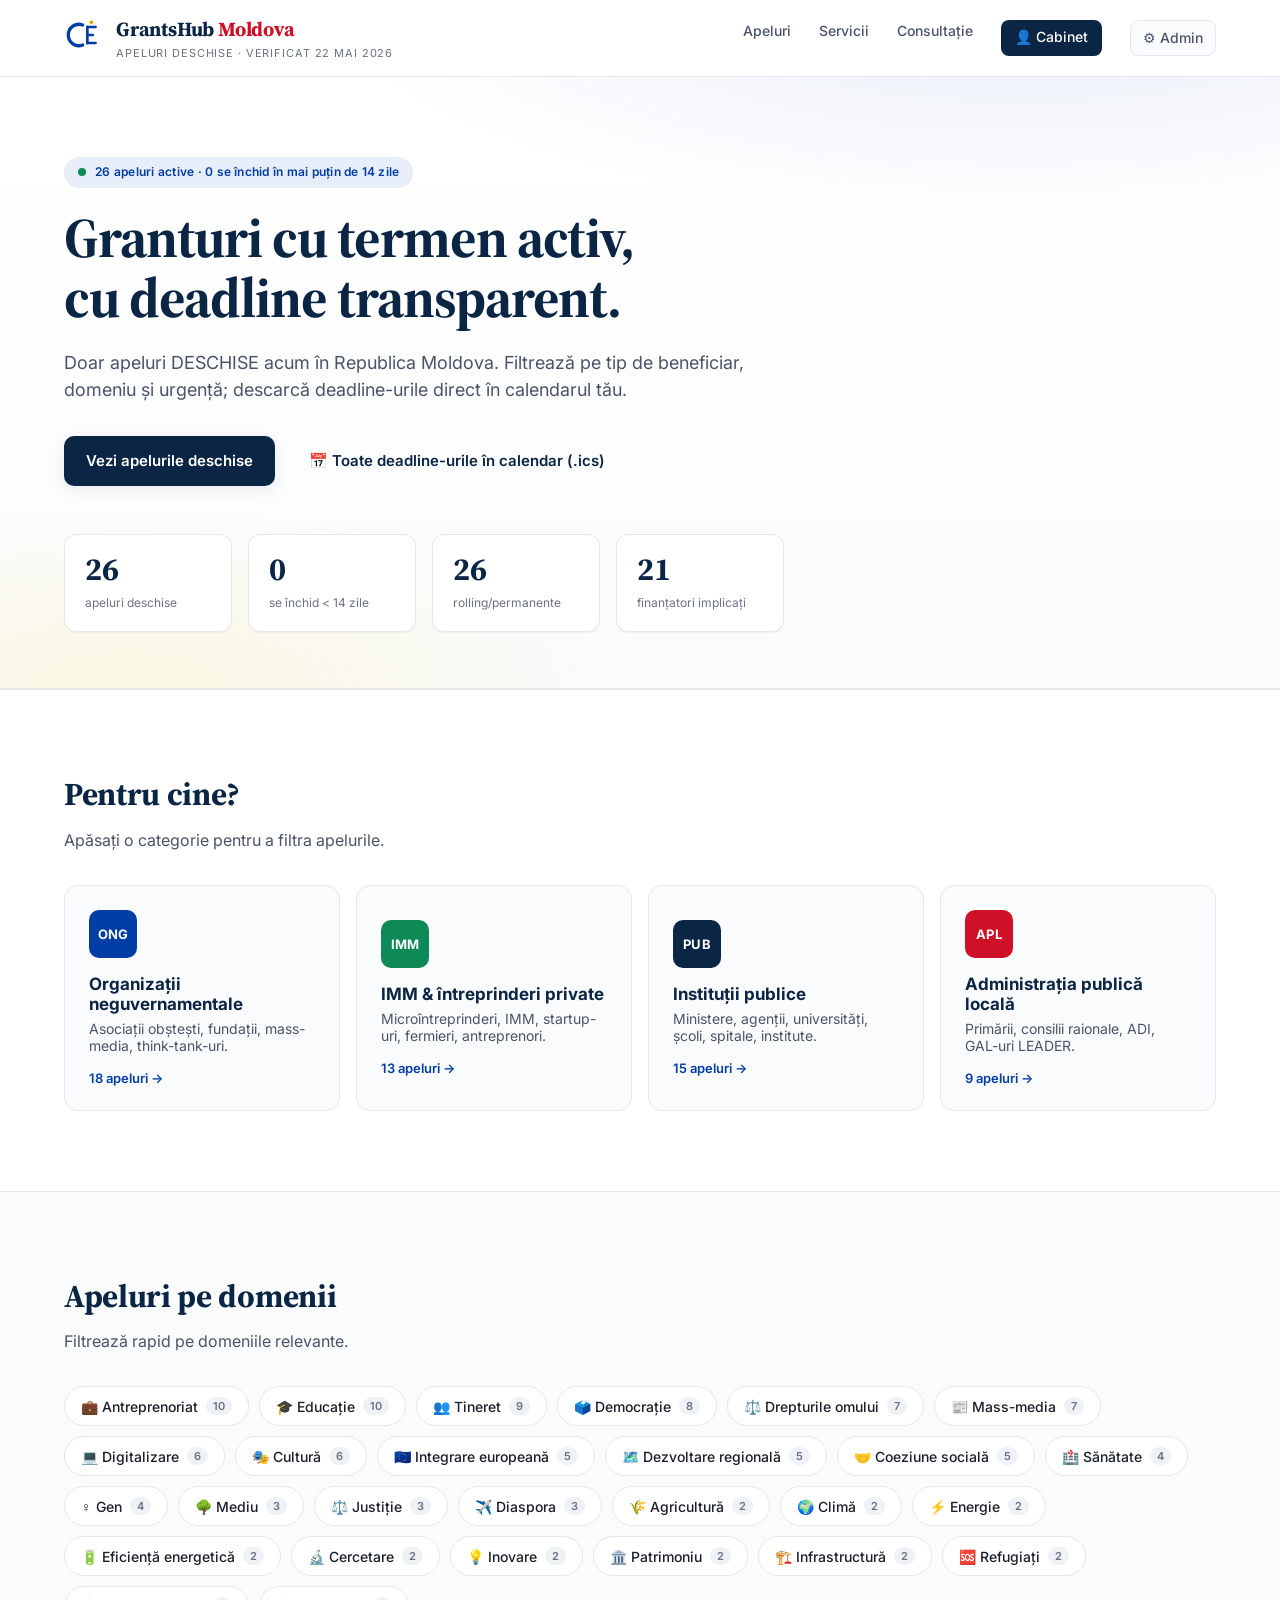
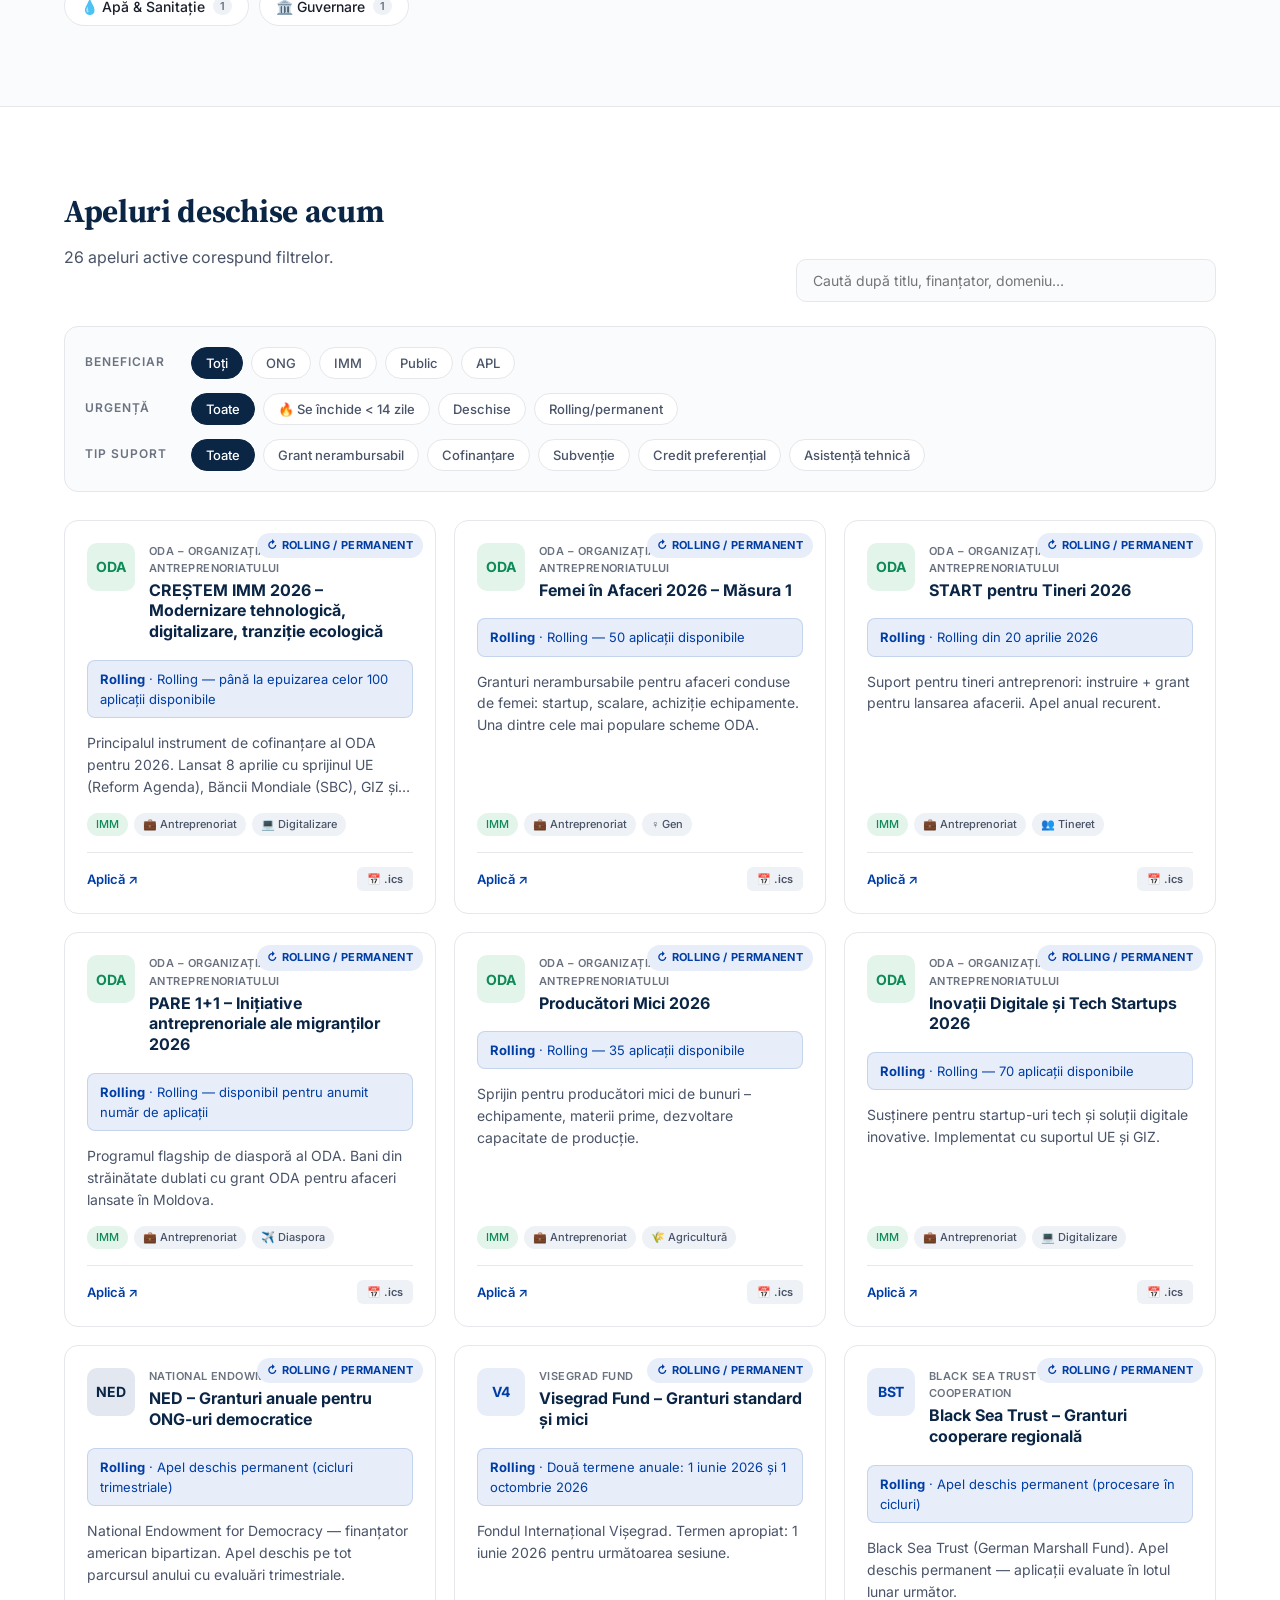
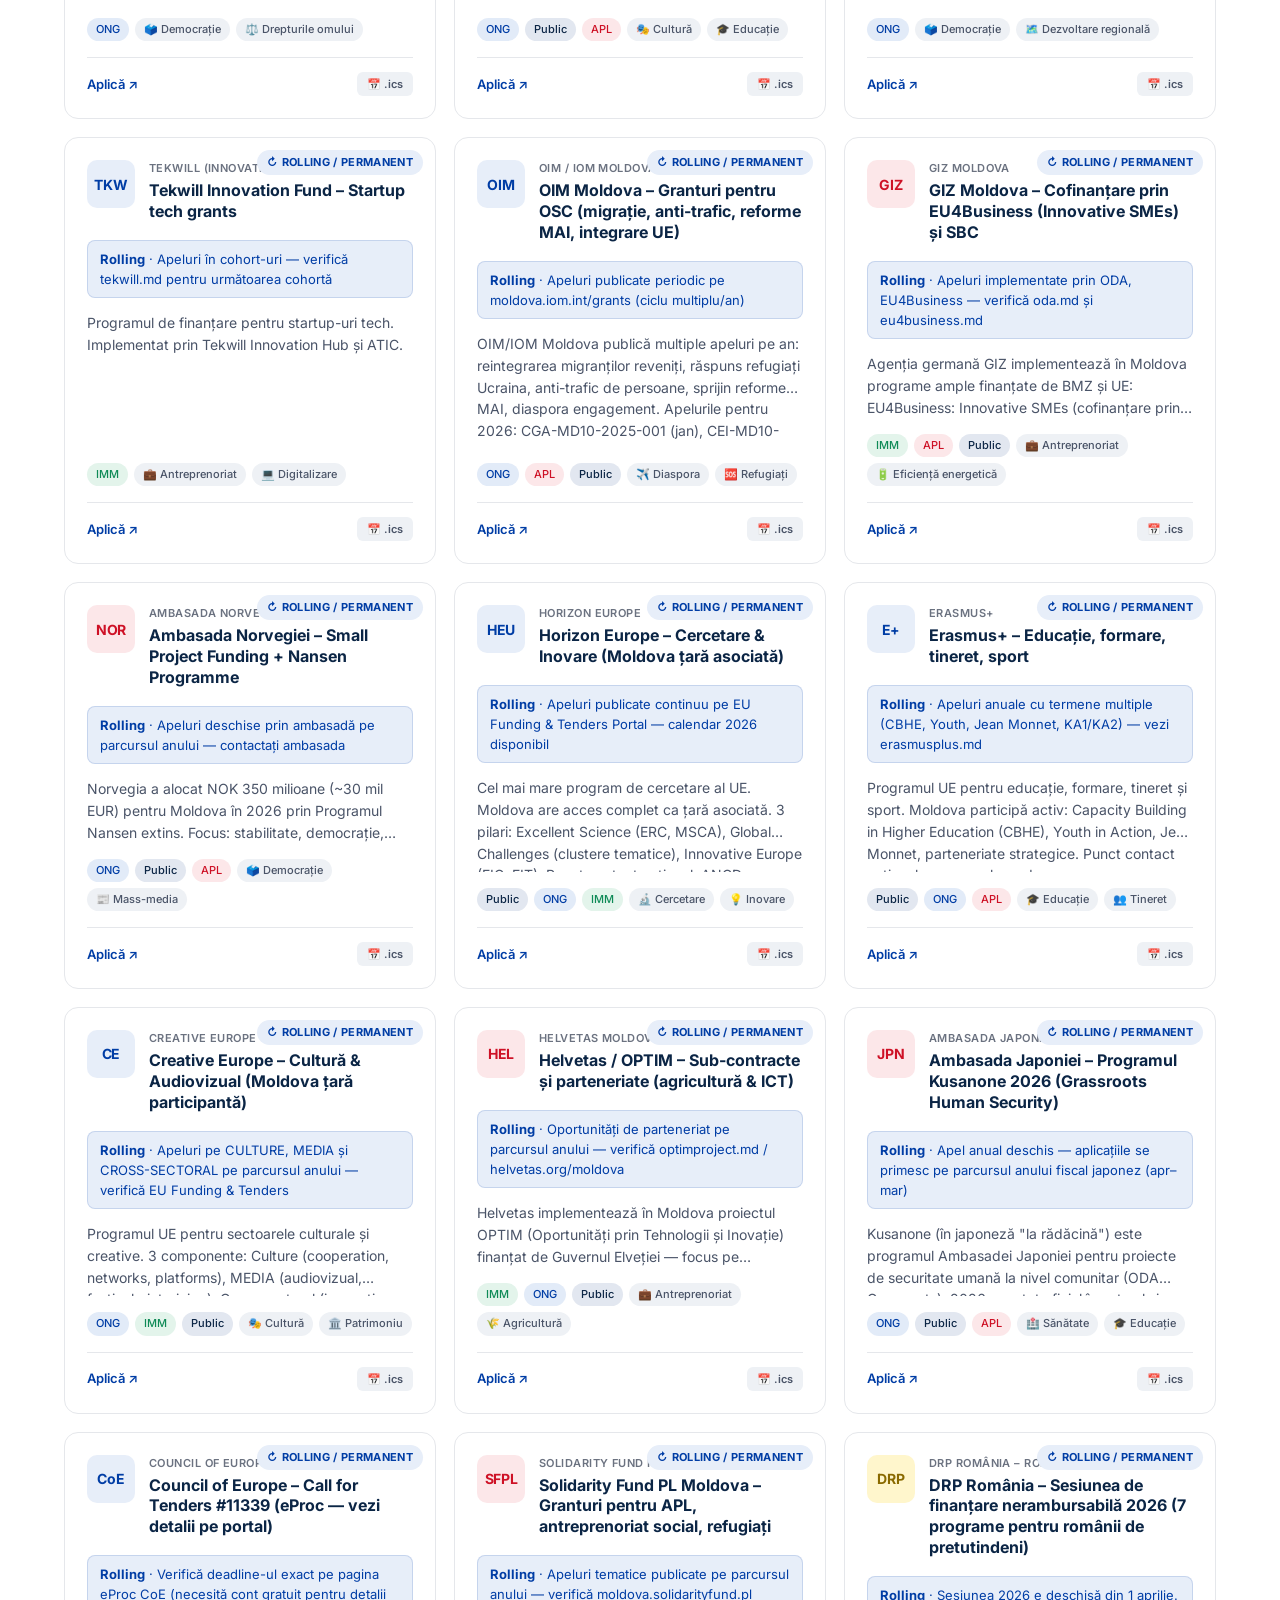
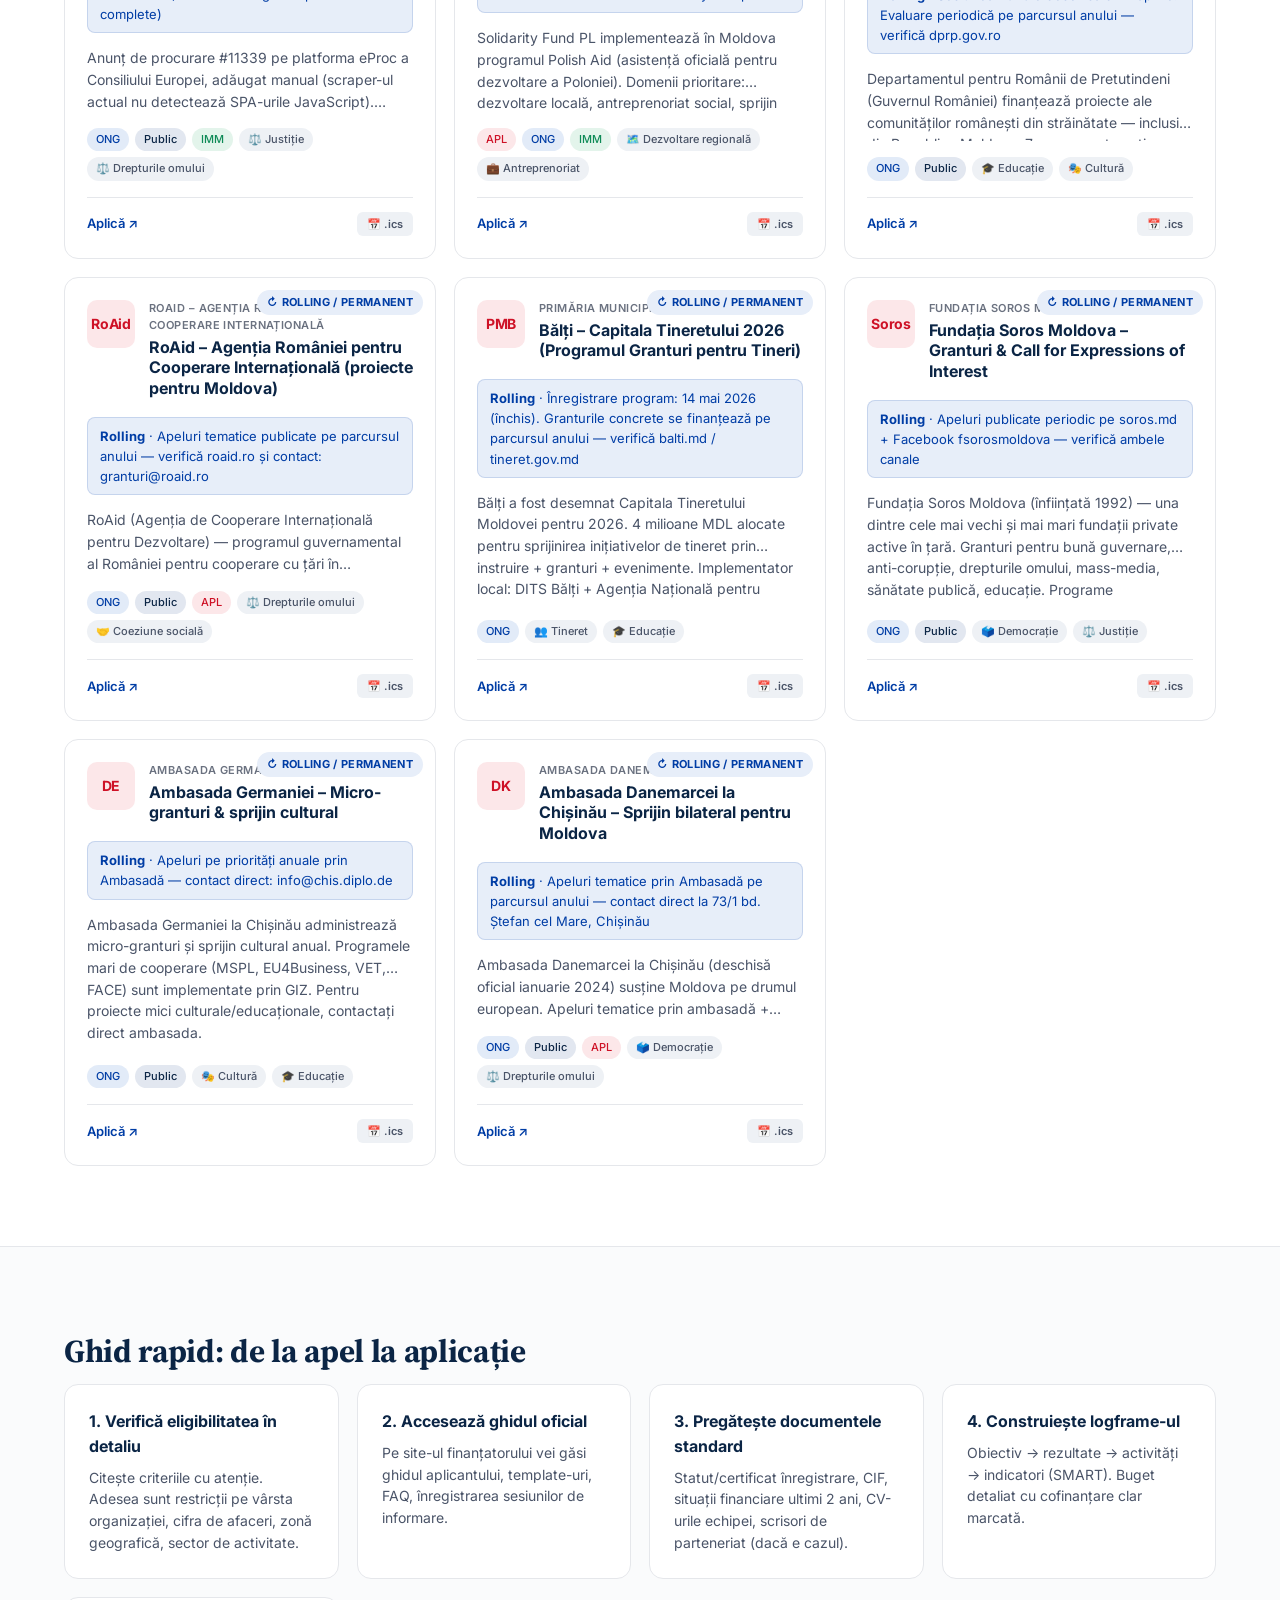
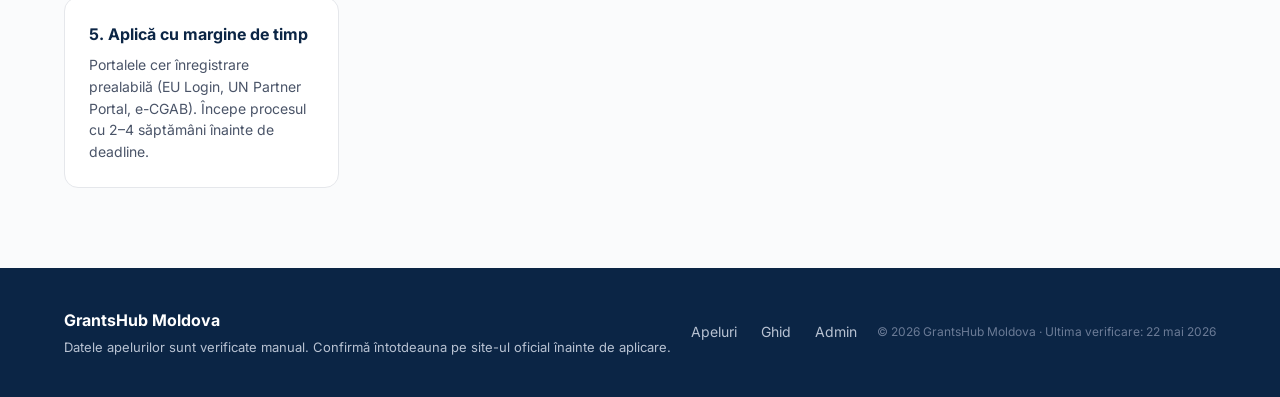
<file: index.html>
<!DOCTYPE html>
<html lang="ro">
<head>
    <meta charset="UTF-8">
    <meta name="viewport" content="width=device-width, initial-scale=1.0">
    <title>GrantsHub Moldova — Apeluri deschise pentru granturi</title>
    <meta name="description" content="Apeluri de granturi DESCHISE acum în Republica Moldova: ONG, IMM, instituții publice, APL. Deadline-uri, criterii de eligibilitate, link-uri oficiale, export calendar.">
    <link rel="icon" type="image/svg+xml" href="favicon.svg">
    <link rel="stylesheet" href="styles.css?v=3">
    <link rel="preconnect" href="https://fonts.googleapis.com">
    <link rel="preconnect" href="https://fonts.gstatic.com" crossorigin>
    <link href="https://fonts.googleapis.com/css2?family=Inter:wght@400;500;600;700;800&family=Source+Serif+4:wght@600;700&display=swap" rel="stylesheet">
</head>
<body>
    <header class="site-header">
        <div class="container header-inner">
            <div class="brand">
                <div class="brand-mark" aria-hidden="true">
                    <svg viewBox="0 0 120 120" width="40" height="40" aria-hidden="true">
                        <path d="M 56 30 A 32 32 0 1 0 56 90" fill="none" stroke="#003DA5" stroke-width="10" stroke-linecap="round"/>
                        <rect x="66" y="32" width="8" height="56" rx="2" fill="#003DA5"/>
                        <rect x="66" y="32" width="32" height="8" rx="2" fill="#003DA5"/>
                        <rect x="66" y="56" width="24" height="8" rx="2" fill="#003DA5"/>
                        <rect x="66" y="80" width="32" height="8" rx="2" fill="#003DA5"/>
                        <circle cx="82" cy="22" r="6" fill="#FFD200"/>
                        <circle cx="82" cy="22" r="2.5" fill="#CE1126"/>
                    </svg>
                </div>
                <div class="brand-text">
                    <div class="brand-name">GrantsHub <span>Moldova</span></div>
                    <div class="brand-tag">Apeluri DESCHISE · Verificat 22 mai 2026</div>
                </div>
            </div>
            <nav class="nav">
                <a href="#catalog">Apeluri</a>
                <a href="servicii.html">Servicii</a>
                <a href="consultatii.html">Consultație</a>
                <a href="cabinet.html" class="nav-cta">👤 Cabinet</a>
                <a href="admin.html" class="nav-admin">⚙ Admin</a>
            </nav>
        </div>
    </header>

    <section class="hero">
        <div class="container">
            <div class="hero-badge"><span class="pulse-dot"></span> <span id="badge-text">Se încarcă…</span></div>
            <h1>Granturi cu termen activ,<br>cu deadline transparent.</h1>
            <p class="hero-lead">Doar apeluri DESCHISE acum în Republica Moldova. Filtrează pe tip de beneficiar, domeniu și urgență; descarcă deadline-urile direct în calendarul tău.</p>
            <div class="hero-actions">
                <a href="#catalog" class="btn btn-primary">Vezi apelurile deschise</a>
                <button class="btn btn-ghost" id="download-all-ics">📅 Toate deadline-urile în calendar (.ics)</button>
            </div>
            <div class="hero-stats">
                <div><strong id="stat-open">—</strong><span>apeluri deschise</span></div>
                <div><strong id="stat-soon">—</strong><span>se închid &lt; 14 zile</span></div>
                <div><strong id="stat-rolling">—</strong><span>rolling/permanente</span></div>
                <div><strong id="stat-funders">—</strong><span>finanțatori implicați</span></div>
            </div>
        </div>
    </section>

    <section class="audience" id="beneficiari">
        <div class="container">
            <h2 class="section-title">Pentru cine?</h2>
            <p class="section-sub">Apăsați o categorie pentru a filtra apelurile.</p>
            <div class="audience-grid">
                <button class="audience-card" data-filter-aud="ONG">
                    <div class="aud-icon ong">ONG</div>
                    <h3>Organizații neguvernamentale</h3>
                    <p>Asociații obștești, fundații, mass-media, think-tank-uri.</p>
                    <span class="aud-link" data-aud-count="ONG">— apeluri →</span>
                </button>
                <button class="audience-card" data-filter-aud="IMM">
                    <div class="aud-icon imm">IMM</div>
                    <h3>IMM &amp; întreprinderi private</h3>
                    <p>Microîntreprinderi, IMM, startup-uri, fermieri, antreprenori.</p>
                    <span class="aud-link" data-aud-count="IMM">— apeluri →</span>
                </button>
                <button class="audience-card" data-filter-aud="Public">
                    <div class="aud-icon pub">PUB</div>
                    <h3>Instituții publice</h3>
                    <p>Ministere, agenții, universități, școli, spitale, institute.</p>
                    <span class="aud-link" data-aud-count="Public">— apeluri →</span>
                </button>
                <button class="audience-card" data-filter-aud="APL">
                    <div class="aud-icon apl">APL</div>
                    <h3>Administrația publică locală</h3>
                    <p>Primării, consilii raionale, ADI, GAL-uri LEADER.</p>
                    <span class="aud-link" data-aud-count="APL">— apeluri →</span>
                </button>
            </div>
        </div>
    </section>

    <section class="topics" id="domenii">
        <div class="container">
            <h2 class="section-title">Apeluri pe domenii</h2>
            <p class="section-sub">Filtrează rapid pe domeniile relevante.</p>
            <div class="topic-chips" id="topic-chips"></div>
        </div>
    </section>

    <section class="catalog" id="catalog">
        <div class="container">
            <div class="catalog-head">
                <div>
                    <h2 class="section-title">Apeluri deschise acum</h2>
                    <p class="section-sub" id="result-count">Se încarcă…</p>
                </div>
                <div class="search-wrap">
                    <input type="search" id="search" placeholder="Caută după titlu, finanțator, domeniu…" aria-label="Caută în catalog">
                </div>
            </div>

            <div class="filters">
                <div class="filter-group">
                    <label>Beneficiar</label>
                    <div class="chip-row" id="filter-audience">
                        <button class="chip chip-active" data-aud="all">Toți</button>
                        <button class="chip" data-aud="ONG">ONG</button>
                        <button class="chip" data-aud="IMM">IMM</button>
                        <button class="chip" data-aud="Public">Public</button>
                        <button class="chip" data-aud="APL">APL</button>
                    </div>
                </div>
                <div class="filter-group">
                    <label>Urgență</label>
                    <div class="chip-row" id="filter-urgency">
                        <button class="chip chip-active" data-urgency="all">Toate</button>
                        <button class="chip" data-urgency="closing-soon">🔥 Se închide &lt; 14 zile</button>
                        <button class="chip" data-urgency="open">Deschise</button>
                        <button class="chip" data-urgency="rolling">Rolling/permanent</button>
                    </div>
                </div>
                <div class="filter-group">
                    <label>Tip suport</label>
                    <div class="chip-row" id="filter-type">
                        <button class="chip chip-active" data-type="all">Toate</button>
                        <button class="chip" data-type="Grant">Grant nerambursabil</button>
                        <button class="chip" data-type="Cofinantare">Cofinanțare</button>
                        <button class="chip" data-type="Subventie">Subvenție</button>
                        <button class="chip" data-type="Credit">Credit preferențial</button>
                        <button class="chip" data-type="AT">Asistență tehnică</button>
                    </div>
                </div>
            </div>

            <div class="cards" id="cards-container"></div>
            <div class="empty-state" id="empty-state" hidden>
                <p>Nu s-au găsit apeluri care să corespundă filtrelor selectate.</p>
                <button class="btn btn-ghost" id="reset-filters">Resetează filtrele</button>
            </div>
        </div>
    </section>

    <section class="guide" id="ghid">
        <div class="container">
            <h2 class="section-title">Ghid rapid: de la apel la aplicație</h2>
            <ol class="guide-steps">
                <li>
                    <h4>1. Verifică eligibilitatea în detaliu</h4>
                    <p>Citește criteriile cu atenție. Adesea sunt restricții pe vârsta organizației, cifra de afaceri, zonă geografică, sector de activitate.</p>
                </li>
                <li>
                    <h4>2. Accesează ghidul oficial</h4>
                    <p>Pe site-ul finanțatorului vei găsi ghidul aplicantului, template-uri, FAQ, înregistrarea sesiunilor de informare.</p>
                </li>
                <li>
                    <h4>3. Pregătește documentele standard</h4>
                    <p>Statut/certificat înregistrare, CIF, situații financiare ultimi 2 ani, CV-urile echipei, scrisori de parteneriat (dacă e cazul).</p>
                </li>
                <li>
                    <h4>4. Construiește logframe-ul</h4>
                    <p>Obiectiv → rezultate → activități → indicatori (SMART). Buget detaliat cu cofinanțare clar marcată.</p>
                </li>
                <li>
                    <h4>5. Aplică cu margine de timp</h4>
                    <p>Portalele cer înregistrare prealabilă (EU Login, UN Partner Portal, e-CGAB). Începe procesul cu 2–4 săptămâni înainte de deadline.</p>
                </li>
            </ol>
        </div>
    </section>

    <footer class="site-footer">
        <div class="container footer-inner">
            <div>
                <strong>GrantsHub Moldova</strong>
                <p>Datele apelurilor sunt verificate manual. Confirmă întotdeauna pe site-ul oficial înainte de aplicare.</p>
            </div>
            <div class="footer-links">
                <a href="#catalog">Apeluri</a>
                <a href="#ghid">Ghid</a>
                <a href="admin.html">Admin</a>
            </div>
            <div class="footer-meta">© 2026 GrantsHub Moldova · Ultima verificare: 22 mai 2026</div>
        </div>
    </footer>

    <!-- Modal detalii apel: ascuns prin inline style + CSS + class .is-open la deschidere -->
    <div class="modal" id="modal" aria-hidden="true" style="display:none">
        <div class="modal-backdrop" data-close></div>
        <div class="modal-panel" role="dialog" aria-modal="true">
            <button class="modal-close" data-close aria-label="Închide">×</button>
            <div id="modal-content"></div>
        </div>
    </div>

    <script src="data.js?v=3"></script>
    <script src="app.js?v=3"></script>
</body>
</html>
</file>
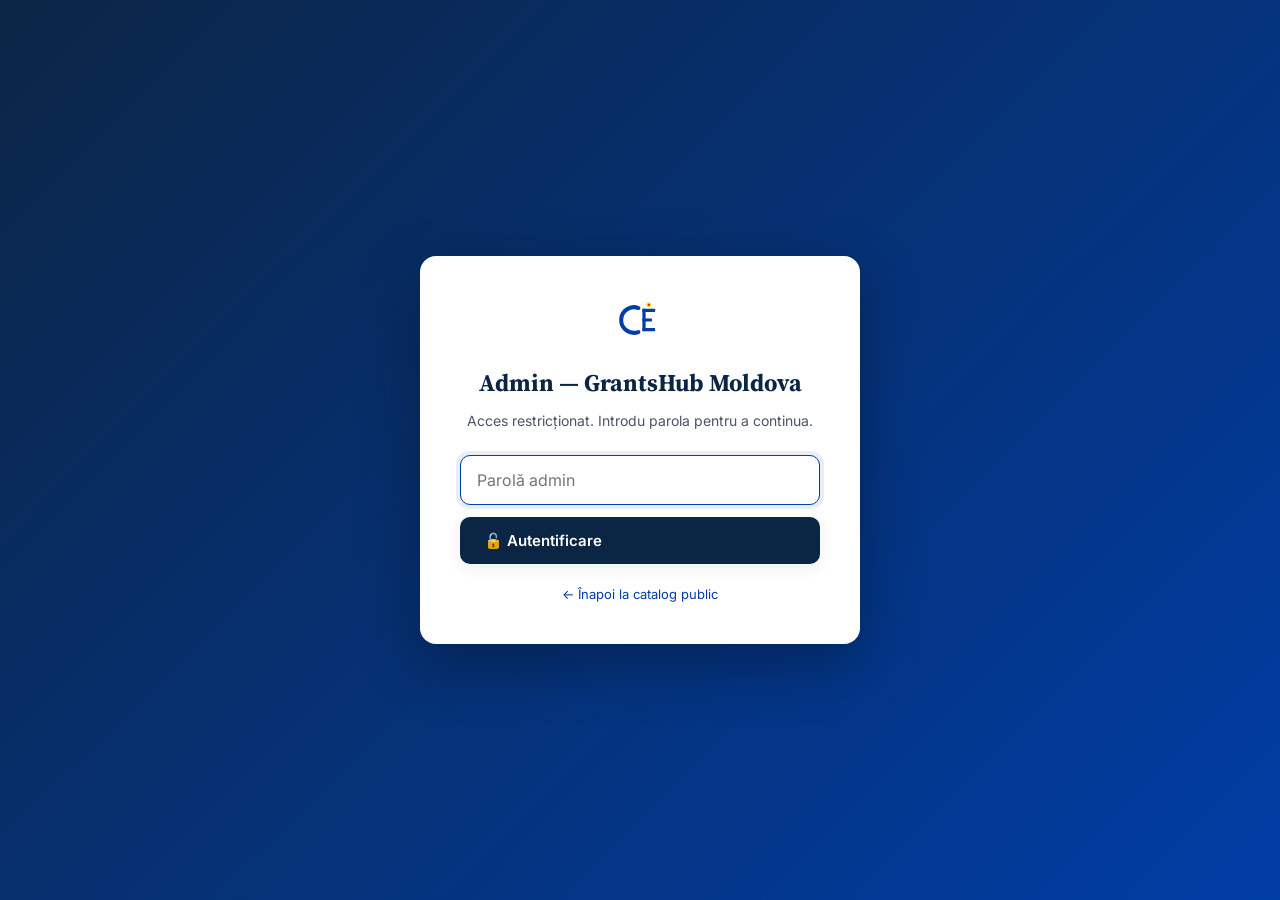
<file: admin.html>
<!DOCTYPE html>
<html lang="ro">
<head>
    <meta charset="UTF-8">
    <meta name="viewport" content="width=device-width, initial-scale=1.0">
    <title>Admin — GrantsHub Moldova</title>
    <link rel="icon" type="image/svg+xml" href="favicon.svg">
    <link rel="stylesheet" href="styles.css?v=3">
    <link rel="stylesheet" href="admin.css?v=3">
    <link href="https://fonts.googleapis.com/css2?family=Inter:wght@400;500;600;700&family=Source+Serif+4:wght@600;700&display=swap" rel="stylesheet">
</head>
<body>
    <!--
        ============ ADMIN PASSWORD GATE ============
        Default password: GrantsHub2026!
        SHA-256 hash below = e739a615f74426488e07ad66f26f5328a353004ae4e7db8a825f131426ae6094

        🔑 PENTRU A SCHIMBA PAROLA:
        1. Deschide consola browser (F12) și rulează:
             (async()=>{const h=await crypto.subtle.digest("SHA-256",new TextEncoder().encode("noua-parola-aici"));console.log(Array.from(new Uint8Array(h)).map(b=>b.toString(16).padStart(2,"0")).join(""))})()
        2. Copiază hash-ul afișat (64 caractere hex)
        3. Înlocuiește valoarea PASSWORD_HASH în scriptul de mai jos
        4. Commit + push în repo
        ⚠ Acest gate e client-side: un atacator tehnic poate inspecta sursa.
           Pentru securitate reală: backend cu autentificare server-side.
    -->
    <div id="auth-gate" hidden>
        <div class="auth-card">
            <div class="auth-brand">
                <svg viewBox="0 0 120 120" width="48" height="48" aria-hidden="true">
                    <path d="M 56 30 A 32 32 0 1 0 56 90" fill="none" stroke="#003DA5" stroke-width="10" stroke-linecap="round"/>
                    <rect x="66" y="32" width="8" height="56" rx="2" fill="#003DA5"/>
                    <rect x="66" y="32" width="32" height="8" rx="2" fill="#003DA5"/>
                    <rect x="66" y="56" width="24" height="8" rx="2" fill="#003DA5"/>
                    <rect x="66" y="80" width="32" height="8" rx="2" fill="#003DA5"/>
                    <circle cx="82" cy="22" r="6" fill="#FFD200"/>
                    <circle cx="82" cy="22" r="2.5" fill="#CE1126"/>
                </svg>
                <h1>Admin — GrantsHub Moldova</h1>
                <p>Acces restricționat. Introdu parola pentru a continua.</p>
            </div>
            <form id="auth-form">
                <input type="password" id="auth-pw" required autofocus placeholder="Parolă admin" autocomplete="current-password">
                <button type="submit" class="btn btn-primary">🔓 Autentificare</button>
                <div id="auth-error" hidden>Parolă incorectă. Reîncearcă.</div>
            </form>
            <p class="auth-hint">
                <a href="index.html">← Înapoi la catalog public</a>
            </p>
        </div>
    </div>

    <div id="admin-app" hidden>
    <header class="site-header">
        <div class="container header-inner">
            <div class="brand">
                <div class="brand-mark" aria-hidden="true">
                    <svg viewBox="0 0 120 120" width="40" height="40" aria-hidden="true">
                        <path d="M 56 30 A 32 32 0 1 0 56 90" fill="none" stroke="#003DA5" stroke-width="10" stroke-linecap="round"/>
                        <rect x="66" y="32" width="8" height="56" rx="2" fill="#003DA5"/>
                        <rect x="66" y="32" width="32" height="8" rx="2" fill="#003DA5"/>
                        <rect x="66" y="56" width="24" height="8" rx="2" fill="#003DA5"/>
                        <rect x="66" y="80" width="32" height="8" rx="2" fill="#003DA5"/>
                        <circle cx="82" cy="22" r="6" fill="#FFD200"/>
                        <circle cx="82" cy="22" r="2.5" fill="#CE1126"/>
                    </svg>
                </div>
                <div class="brand-text">
                    <div class="brand-name">GrantsHub <span>Admin</span></div>
                    <div class="brand-tag">Panel administrare apeluri</div>
                </div>
            </div>
            <nav class="nav">
                <a href="index.html">Catalog</a>
                <a href="servicii.html">Servicii</a>
                <a href="consultatii.html">Consultație</a>
                <button type="button" id="logout-btn" class="nav-logout">🔒 Logout</button>
            </nav>
        </div>
    </header>

    <section class="admin-hero">
        <div class="container">
            <h1>Administrare apeluri</h1>
            <p>Adaugă, editează sau șterge apeluri. Modificările se salvează automat în browser (localStorage). Folosește Export/Import JSON pentru backup sau publicare permanentă în <code>data.js</code>.</p>

            <div class="admin-toolbar">
                <button class="btn btn-primary" id="btn-new">+ Apel nou</button>
                <button class="btn btn-ghost" id="btn-export">⇣ Export JSON</button>
                <label class="btn btn-ghost">
                    ⇡ Import JSON
                    <input type="file" id="file-import" accept="application/json" hidden>
                </label>
                <button class="btn btn-ghost" id="btn-reset">↺ Restaurează din data.js</button>
                <button class="btn btn-ghost" id="btn-download-ics">📅 Export calendar (.ics)</button>
                <div class="admin-status" id="status"></div>
            </div>
        </div>
    </section>

    <section class="admin-list-wrap">
        <div class="container">
            <h2 class="section-title" style="font-size:22px;">Apeluri în catalog (<span id="count">0</span>)</h2>
            <div class="admin-table-wrap">
                <table class="admin-table">
                    <thead>
                        <tr>
                            <th>Status</th>
                            <th>Titlu</th>
                            <th>Finanțator</th>
                            <th>Deadline</th>
                            <th>Beneficiari</th>
                            <th>Acțiuni</th>
                        </tr>
                    </thead>
                    <tbody id="rows"></tbody>
                </table>
            </div>
        </div>
    </section>

    <!-- Edit modal: ascuns prin inline style + CSS + class .is-open la deschidere -->
    <div class="modal" id="edit-modal" aria-hidden="true" style="display:none">
        <div class="modal-backdrop" data-close></div>
        <div class="modal-panel admin-modal" role="dialog" aria-modal="true">
            <button class="modal-close" data-close>×</button>
            <h2 id="form-title">Editează apel</h2>

            <form id="call-form">
                <div class="form-grid">
                    <label class="form-row full">
                        <span>ID unic (slug)</span>
                        <input type="text" name="id" required pattern="[a-z0-9-]+" placeholder="ex. oda-crestem-imm-2026">
                    </label>
                    <label class="form-row full">
                        <span>Titlu apel</span>
                        <input type="text" name="title" required>
                    </label>
                    <label class="form-row">
                        <span>Finanțator (ID)</span>
                        <select name="funderId" required id="funder-select"></select>
                    </label>
                    <label class="form-row">
                        <span>Tip suport</span>
                        <select name="type" required>
                            <option value="Grant">Grant nerambursabil</option>
                            <option value="Cofinantare">Cofinanțare</option>
                            <option value="Subventie">Subvenție</option>
                            <option value="Credit">Credit preferențial</option>
                            <option value="AT">Asistență tehnică</option>
                        </select>
                    </label>
                    <label class="form-row">
                        <span>Data deschidere</span>
                        <input type="date" name="opensOn" required>
                    </label>
                    <label class="form-row">
                        <span>Deadline</span>
                        <input type="date" name="deadline" required>
                    </label>
                    <label class="form-row">
                        <span>Tip deadline</span>
                        <select name="deadlineType" required>
                            <option value="fixed">Fix (dată exactă)</option>
                            <option value="rolling">Rolling / permanent</option>
                            <option value="expected">Așteptat / recurent</option>
                        </select>
                    </label>
                    <label class="form-row">
                        <span>Notă deadline</span>
                        <input type="text" name="deadlineNote" placeholder="ex. „Termen final: 29 mai 2026, ora 17:00"">
                    </label>
                    <label class="form-row full">
                        <span>URL site oficial / aplicare</span>
                        <input type="url" name="url" required placeholder="https://...">
                    </label>
                    <label class="form-row full">
                        <span>Descriere scurtă</span>
                        <textarea name="description" rows="2" required></textarea>
                    </label>
                    <label class="form-row">
                        <span>Buget total</span>
                        <input type="text" name="budgetTotal" placeholder="ex. 300 mil MDL">
                    </label>
                    <label class="form-row">
                        <span>Mărime grant (per proiect)</span>
                        <input type="text" name="budgetPerProject" placeholder="ex. Până la 165.000 MDL">
                    </label>
                    <fieldset class="form-row full">
                        <legend>Beneficiari (selectează unul sau mai mulți)</legend>
                        <label class="check"><input type="checkbox" name="audiences" value="ONG"> ONG</label>
                        <label class="check"><input type="checkbox" name="audiences" value="IMM"> IMM</label>
                        <label class="check"><input type="checkbox" name="audiences" value="Public"> Public</label>
                        <label class="check"><input type="checkbox" name="audiences" value="APL"> APL</label>
                    </fieldset>
                    <fieldset class="form-row full">
                        <legend>Domenii</legend>
                        <div id="topic-checks" class="topic-checks"></div>
                    </fieldset>
                    <label class="form-row full">
                        <span>Criterii de eligibilitate (un criteriu pe linie)</span>
                        <textarea name="eligibility" rows="6" required></textarea>
                    </label>
                    <label class="form-row">
                        <span>Data verificării</span>
                        <input type="date" name="verified" placeholder="2026-05-22">
                    </label>
                    <label class="form-row">
                        <span>Sursă verificare</span>
                        <input type="text" name="verifiedSource" placeholder="ex. oda.md comunicat 2026">
                    </label>
                </div>

                <div class="form-actions">
                    <button type="submit" class="btn btn-primary">Salvează apel</button>
                    <button type="button" class="btn btn-ghost" data-close>Anulează</button>
                </div>
            </form>
        </div>
    </div>

    </div><!-- /#admin-app -->

    <script>
    // ============ ADMIN AUTH GATE ============
    (function() {
        const PASSWORD_HASH = 'e739a615f74426488e07ad66f26f5328a353004ae4e7db8a825f131426ae6094';
        // SHA-256 of "GrantsHub2026!" — see comment at top of file to change

        const SESSION_KEY = 'grantshub_admin_auth_v1';

        async function sha256Hex(text) {
            const bytes = new TextEncoder().encode(text);
            const hash = await crypto.subtle.digest('SHA-256', bytes);
            return Array.from(new Uint8Array(hash)).map(b => b.toString(16).padStart(2, '0')).join('');
        }

        function showApp() {
            document.getElementById('auth-gate').hidden = true;
            const app = document.getElementById('admin-app');
            app.hidden = false;
            app.style.display = '';

            // Now load data.js and admin.js dynamically (so admin.js init() runs after auth)
            const data = document.createElement('script');
            data.src = 'data.js?v=4';
            data.onload = () => {
                const admin = document.createElement('script');
                admin.src = 'admin.js?v=4';
                document.body.appendChild(admin);
            };
            document.body.appendChild(data);

            // Wire logout button
            document.getElementById('logout-btn').addEventListener('click', () => {
                if (confirm('Sigur ieși din panoul admin?')) {
                    sessionStorage.removeItem(SESSION_KEY);
                    location.reload();
                }
            });
        }

        function showLogin() {
            document.getElementById('auth-gate').hidden = false;
            document.getElementById('admin-app').hidden = true;
            document.getElementById('admin-app').style.display = 'none';

            document.getElementById('auth-form').addEventListener('submit', async e => {
                e.preventDefault();
                const pw = document.getElementById('auth-pw').value;
                const hash = await sha256Hex(pw);
                if (hash === PASSWORD_HASH) {
                    sessionStorage.setItem(SESSION_KEY, '1');
                    location.reload();
                } else {
                    document.getElementById('auth-error').hidden = false;
                    document.getElementById('auth-pw').value = '';
                    document.getElementById('auth-pw').focus();
                }
            });
        }

        const isAuth = sessionStorage.getItem(SESSION_KEY) === '1';
        if (isAuth) {
            showApp();
        } else {
            showLogin();
        }
    })();
    </script>
</body>
</html>
</file>
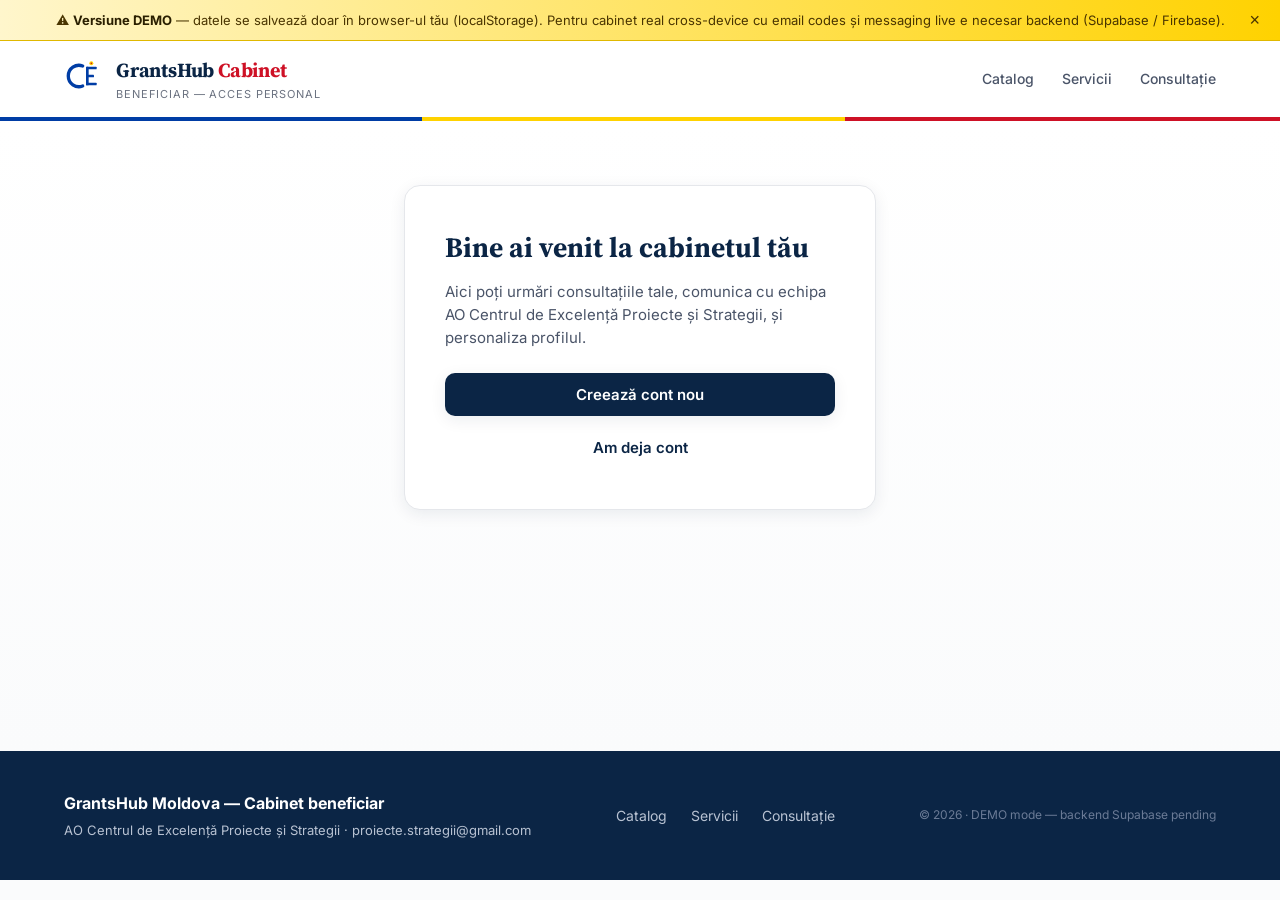
<file: cabinet.html>
<!DOCTYPE html>
<html lang="ro">
<head>
    <meta charset="UTF-8">
    <meta name="viewport" content="width=device-width, initial-scale=1.0">
    <title>Cabinet personal — GrantsHub Moldova</title>
    <meta name="description" content="Cabinet personal beneficiar: dashboard consultații, mesagerie cu echipa, profil avatar.">
    <link rel="icon" type="image/svg+xml" href="favicon.svg">
    <link rel="stylesheet" href="styles.css?v=5">
    <link rel="stylesheet" href="loading.css">
    <link rel="stylesheet" href="services.css?v=5">
    <link rel="stylesheet" href="cabinet.css?v=5">
    <link href="https://fonts.googleapis.com/css2?family=Inter:wght@400;500;600;700;800&family=Source+Serif+4:wght@600;700&display=swap" rel="stylesheet">
</head>
<body>

    <!-- DEMO banner -->
    <div class="demo-banner">
        ⚠️ <strong>Versiune DEMO</strong> — datele se salvează doar în browser-ul tău (localStorage). Pentru cabinet real cross-device cu email codes și messaging live e necesar backend (Supabase / Firebase).
        <button id="demo-banner-close" aria-label="Închide">×</button>
    </div>

    <header class="site-header">
        <div class="container header-inner">
            <div class="brand">
                <div class="brand-mark" aria-hidden="true">
                    <svg viewBox="0 0 120 120" width="40" height="40" aria-hidden="true">
                        <path d="M 56 30 A 32 32 0 1 0 56 90" fill="none" stroke="#003DA5" stroke-width="10" stroke-linecap="round"/>
                        <rect x="66" y="32" width="8" height="56" rx="2" fill="#003DA5"/>
                        <rect x="66" y="32" width="32" height="8" rx="2" fill="#003DA5"/>
                        <rect x="66" y="56" width="24" height="8" rx="2" fill="#003DA5"/>
                        <rect x="66" y="80" width="32" height="8" rx="2" fill="#003DA5"/>
                        <circle cx="82" cy="22" r="6" fill="#FFD200"/>
                        <circle cx="82" cy="22" r="2.5" fill="#CE1126"/>
                    </svg>
                </div>
                <div class="brand-text">
                    <div class="brand-name">GrantsHub <span>Cabinet</span></div>
                    <div class="brand-tag">Beneficiar — acces personal</div>
                </div>
            </div>
            <nav class="nav">
                <a href="index.html">Catalog</a>
                <a href="servicii.html">Servicii</a>
                <a href="consultatii.html">Consultație</a>
                <button type="button" id="logout-cabinet" class="nav-logout" hidden>🔒 Ieși</button>
            </nav>
        </div>
    </header>

    <!-- ============ AUTH SCREEN (Welcome / Login / Register / OTP) ============ -->
    <section id="screen-auth" class="cabinet-screen">
        <div class="container auth-container">

            <!-- Welcome -->
            <div id="auth-welcome" class="auth-panel">
                <h1>Bine ai venit la cabinetul tău</h1>
                <p class="lead">Aici poți urmări consultațiile tale, comunica cu echipa AO Centrul de Excelență Proiecte și Strategii, și personaliza profilul.</p>
                <div class="cta-pair">
                    <button class="btn btn-primary btn-lg" data-goto="register">Creează cont nou</button>
                    <button class="btn btn-ghost btn-lg" data-goto="login">Am deja cont</button>
                </div>
            </div>

            <!-- Register: email + org_type OBLIGATORIU -->
            <div id="auth-register" class="auth-panel" hidden>
                <h1>Înregistrare</h1>
                <p>Completează datele de bază. Vei primi un cod de acces de 6 cifre.</p>
                <form id="form-register">
                    <label class="form-row full">
                        <span>Email *</span>
                        <input type="email" name="email" required autofocus placeholder="numele.tau@example.com">
                    </label>
                    <label class="form-row full">
                        <span>Nume complet *</span>
                        <input type="text" name="name" required placeholder="ex. Ion Popescu">
                    </label>
                    <label class="form-row full">
                        <span>Numele organizației *</span>
                        <input type="text" name="organization" required placeholder="ex. AO Inovație Civică SRL">
                    </label>

                    <fieldset class="org-type-fieldset">
                        <legend>Tipul organizației * <small>(se alege o singură dată — nu se poate schimba ulterior)</small></legend>
                        <div class="org-type-radios">
                            <label class="org-type-radio" data-tier="ngo">
                                <input type="radio" name="org_type" value="ngo" required>
                                <div class="org-type-content">
                                    <strong>🌱 ONG / Societate civilă</strong>
                                    <small>Asociație obștească, fundație, mass-media, think-tank</small>
                                    <span class="org-type-fee">25 €/lună per organizație</span>
                                </div>
                            </label>
                            <label class="org-type-radio" data-tier="public">
                                <input type="radio" name="org_type" value="public" required>
                                <div class="org-type-content">
                                    <strong>🏛 Autoritate publică</strong>
                                    <small>APL, primării, consilii raionale, ministere, instituții publice</small>
                                    <span class="org-type-fee">25 €/lună per utilizator</span>
                                </div>
                            </label>
                            <label class="org-type-radio" data-tier="private">
                                <input type="radio" name="org_type" value="private" required>
                                <div class="org-type-content">
                                    <strong>💼 Companie privată / IMM</strong>
                                    <small>IMM, microîntreprindere, ÎI, GȚ, startup, antreprenor</small>
                                    <span class="org-type-fee">30 €/lună per organizație</span>
                                </div>
                            </label>
                        </div>
                    </fieldset>

                    <div class="form-actions">
                        <button type="submit" class="btn btn-primary">Continuă →</button>
                        <button type="button" class="btn btn-ghost" data-goto="welcome">← Înapoi</button>
                    </div>
                </form>
                <p class="demo-note">📌 <strong>DEMO:</strong> codul afișat aici simulează un email real. Cu Supabase, codul ar fi trimis automat la adresa ta.</p>
            </div>

            <!-- Login: email -->
            <div id="auth-login" class="auth-panel" hidden>
                <h1>Autentificare</h1>
                <p>Introdu emailul cu care te-ai înregistrat.</p>
                <form id="form-login">
                    <label class="form-row full">
                        <span>Email</span>
                        <input type="email" name="email" required autofocus placeholder="numele.tau@example.com">
                    </label>
                    <div class="form-actions">
                        <button type="submit" class="btn btn-primary">Trimite cod →</button>
                        <button type="button" class="btn btn-ghost" data-goto="welcome">← Înapoi</button>
                    </div>
                </form>
            </div>

            <!-- OTP code entry -->
            <div id="auth-otp" class="auth-panel" hidden>
                <h1>Cod de acces</h1>
                <p>Introdu codul de 6 cifre. <strong id="otp-target-email"></strong></p>
                <div class="otp-mockbox" id="otp-mockbox">
                    📧 <strong>DEMO email simulat:</strong><br>
                    Către: <span id="otp-mock-to">—</span><br>
                    Subiect: Cod de acces GrantsHub Cabinet<br>
                    Cod: <strong class="otp-code-display" id="otp-display">— — — — — —</strong>
                </div>
                <form id="form-otp">
                    <label class="form-row full">
                        <span>Cod de 6 cifre</span>
                        <input type="text" name="code" required maxlength="6" pattern="\d{6}" inputmode="numeric" autofocus placeholder="123456">
                    </label>
                    <div class="form-actions">
                        <button type="submit" class="btn btn-primary">🔓 Verifică și intră</button>
                        <button type="button" class="btn btn-ghost" data-goto="welcome">Anulează</button>
                    </div>
                </form>
            </div>

        </div>
    </section>

    <!-- ============ APP (Dashboard + Messages + Profile) ============ -->
    <section id="screen-app" class="cabinet-screen" hidden>
        <div class="container">

            <!-- Top bar with greeting + tabs -->
            <div class="cabinet-top">
                <div class="cabinet-greeting">
                    <div class="avatar-display" id="top-avatar">👤</div>
                    <div>
                        <h1>Bună, <span id="user-name">utilizator</span>!</h1>
                        <p id="user-email-display">—</p>
                    </div>
                </div>
                <nav class="cabinet-tabs">
                    <button class="tab tab-active" data-tab="dashboard">📊 Dashboard</button>
                    <button class="tab" data-tab="messages">💬 Mesaje <span class="badge" id="msg-badge" hidden>0</span></button>
                    <button class="tab" data-tab="eligibility">🎯 Eligibilitate</button>
                    <button class="tab" data-tab="ideas">💡 Idei Proiect</button>
                    <button class="tab" data-tab="profile">👤 Profil</button>
                </nav>
            </div>

            <!-- Dashboard tab -->
            <div class="tab-panel" id="panel-dashboard">
                <div class="dashboard-grid">
                    <div class="dash-card">
                        <h3>📋 Consultațiile mele</h3>
                        <div id="consultations-list">
                            <p class="dash-empty">Nu ai consultații. <a href="consultatii.html">Solicită una →</a></p>
                        </div>
                    </div>
                    <div class="dash-card">
                        <h3>📬 Mesaje recente</h3>
                        <div id="messages-preview">
                            <p class="dash-empty">Niciun mesaj încă.</p>
                        </div>
                    </div>
                    <div class="dash-card dash-card-wide">
                        <h3>🎯 Apeluri eligibile pentru tine</h3>
                        <div class="dash-org-context" id="dash-org-context">
                            <span class="badge-org" id="badge-org-type">—</span>
                        </div>
                        <div id="recommended-calls">
                            <p class="dash-empty">Se încarcă apelurile eligibile…</p>
                        </div>
                        <p class="dash-footer-link"><a href="#" id="dash-see-all-calls">Vezi toate apelurile pentru tipul tău →</a></p>
                    </div>
                    <div class="dash-card">
                        <h3>💳 Plan & tarif</h3>
                        <div id="dash-pricing" class="dash-pricing-box">
                            <p class="dash-empty">Se încarcă…</p>
                        </div>
                    </div>
                    <div class="dash-card dash-card-wide">
                        <h3>🏷 Apeluri pe domenii — pentru profilul tău</h3>
                        <p class="dash-subtle">Click pe un domeniu pentru a filtra lista de apeluri eligibile din cardul de mai sus.</p>
                        <div id="dash-topic-chips" class="dash-topic-chips">
                            <p class="dash-empty">Se încarcă…</p>
                        </div>
                    </div>
                    <div class="dash-card">
                        <h3>📚 Resurse utile</h3>
                        <ul class="dash-links">
                            <li><a href="index.html">📂 Catalog complet apeluri (32 active)</a></li>
                            <li><a href="servicii.html">🛠 Vezi serviciile AO Centrul de Excelență</a></li>
                            <li><a href="consultatii.html">📝 Solicită consultație nouă</a></li>
                            <li><a href="mailto:proiecte.strategii@gmail.com">📧 Email direct echipă</a></li>
                        </ul>
                    </div>
                </div>
            </div>

            <!-- Messages tab -->
            <div class="tab-panel" id="panel-messages" hidden>
                <div class="messages-layout">
                    <div class="messages-list">
                        <h3>💬 Conversație cu echipa</h3>
                        <p class="msg-info">Mesajele apar în timp real. Echipa răspunde în max. 2 zile lucrătoare.</p>
                        <div id="chat-thread" class="chat-thread">
                            <div class="msg msg-team">
                                <div class="msg-avatar">🛡</div>
                                <div class="msg-bubble">
                                    <div class="msg-from">Echipa AO Centrul de Excelență</div>
                                    <div class="msg-body">Salut! Mă bucur să te văd în cabinet. Spune-mi dacă vrei să discutăm despre o linie de finanțare specifică sau dacă ai întrebări pe procesul de aplicare. 👋</div>
                                    <div class="msg-time">Acum</div>
                                </div>
                            </div>
                        </div>
                        <form id="form-message" class="chat-input">
                            <textarea name="body" required rows="2" placeholder="Scrie un mesaj…"></textarea>
                            <button type="submit" class="btn btn-primary">Trimite →</button>
                        </form>
                        <p class="demo-note">📌 <strong>DEMO:</strong> mesajele se salvează doar în browser-ul tău. Cu Supabase Realtime, echipa le-ar vedea instant pe cealaltă parte și ar putea răspunde live.</p>
                    </div>
                </div>
            </div>

            <!-- Eligibility tab — Grantio Agent integration -->
            <div class="tab-panel" id="panel-eligibility" hidden>
                <div class="elig-intro">
                    <h2>🎯 Verificare eligibilitate Grantio</h2>
                    <p class="elig-lead">Completează profilul de mai jos. Agentul verifică instant la care apeluri active din Moldova ești eligibil — fără a citi 50 de ghiduri.</p>
                    <div class="elig-api-status" id="elig-api-status">⏳ Se verifică conexiunea cu Grantio Eligibility API…</div>
                </div>

                <form id="form-eligibility" class="elig-form">

                    <fieldset class="elig-section identity-section">
                        <legend>
                            <span class="legend-number">1</span>
                            <span class="legend-text">Identitate organizație</span>
                        </legend>
                        <p class="section-hint">🇲🇩 Platforma e dedicată entităților din Republica Moldova. Forme juridice acceptate conform legislației MD.</p>

                        <!-- Hidden inputs: country always MD (no choice) -->
                        <input type="hidden" name="country_registration" value="MD">
                        <input type="hidden" name="country_citizenship" value="MD">

                        <div class="identity-grid">
                            <label class="form-row">
                                <span>Forma juridică *</span>
                                <select name="entity_type" required>
                                    <option value="">— alege forma juridică —</option>
                                    <optgroup label="Sector privat (IMM)">
                                        <option value="IMM">IMM (SRL / SA — generic)</option>
                                        <option value="Microintreprindere">Microîntreprindere</option>
                                        <option value="II">Întreprindere Individuală (ÎI)</option>
                                        <option value="GT">Gospodărie Țărănească (GȚ)</option>
                                    </optgroup>
                                    <optgroup label="Societate civilă">
                                        <option value="ONG">ONG / Asociație obștească / Fundație</option>
                                    </optgroup>
                                    <optgroup label="Sector public">
                                        <option value="APL">APL — primărie, consiliu raional</option>
                                        <option value="Public">Instituție publică — minister, agenție</option>
                                    </optgroup>
                                    <optgroup label="Persoană fizică">
                                        <option value="Persoana fizica">Persoană fizică (cetățean MD)</option>
                                    </optgroup>
                                </select>
                            </label>
                            <label class="form-row">
                                <span>Luni de la înființare <small>(0 dacă e nou)</small></span>
                                <input type="number" name="months_since_founding" min="0" placeholder="ex. 18">
                            </label>
                        </div>
                    </fieldset>

                    <fieldset class="elig-section">
                        <legend>2. Fondator <small>(pentru apeluri ca Femei în Afaceri, START Tineri)</small></legend>
                        <div class="elig-grid">
                            <label class="form-row">
                                <span>Vârsta fondatorului</span>
                                <input type="number" name="founder_age" min="16" max="100" placeholder="ex. 29">
                            </label>
                            <label class="form-row">
                                <span>Gen fondator</span>
                                <select name="founder_gender">
                                    <option value="">— neselectat —</option>
                                    <option value="F">Feminin</option>
                                    <option value="M">Masculin</option>
                                </select>
                            </label>
                        </div>
                    </fieldset>

                    <fieldset class="elig-section">
                        <legend>3. Diaspora & remitențe <small>(pentru PARE 1+1)</small></legend>
                        <div class="elig-checkboxes">
                            <label class="elig-check"><input type="checkbox" name="is_diaspora_returnee"> Sunt din diaspora returnată cu experiență de muncă în străinătate</label>
                            <label class="elig-check"><input type="checkbox" name="has_remittance_experience"> Beneficiez de remitențe în familie</label>
                        </div>
                    </fieldset>

                    <fieldset class="elig-section">
                        <legend>4. Proiect propus</legend>
                        <div class="elig-grid">
                            <label class="form-row">
                                <span>Tip activitate</span>
                                <select name="activity_type">
                                    <option value="">— neselectat —</option>
                                    <option value="productie_bunuri">Producție de bunuri</option>
                                    <option value="agricultura">Agricultură</option>
                                    <option value="zootehnie">Zootehnie</option>
                                    <option value="horticultura">Horticultură</option>
                                    <option value="viticultura">Viticultură</option>
                                    <option value="servicii">Servicii</option>
                                    <option value="IT">IT / digital</option>
                                    <option value="comert">Comerț</option>
                                </select>
                            </label>
                            <label class="form-row">
                                <span>Sub-categorie proiect</span>
                                <select name="project_subcategory">
                                    <option value="">— neselectat —</option>
                                    <option value="modernizare_tehnologica">Modernizare tehnologică</option>
                                    <option value="transformare_digitala">Transformare digitală</option>
                                    <option value="tranzitie_ecologica">Tranziție ecologică</option>
                                    <option value="energie_solara">Energie solară</option>
                                    <option value="biomasa">Biomasă</option>
                                    <option value="energie_eoliana">Energie eoliană</option>
                                    <option value="eficienta_energetica">Eficiență energetică</option>
                                    <option value="climat">Acțiune climatică</option>
                                    <option value="biodiversitate">Biodiversitate</option>
                                    <option value="mediu">Mediu</option>
                                </select>
                            </label>
                        </div>
                        <label class="form-row full">
                            <span>Sectoare relevante <small>(separate prin virgulă: agribusiness, IT, mediu, dezvoltare_locala, societate_civila, guvernare_democratica…)</small></span>
                            <input type="text" name="sectors" placeholder="ex. agribusiness, IT, eficienta_energetica">
                        </label>
                    </fieldset>

                    <fieldset class="elig-section">
                        <legend>5. Capacitate financiară</legend>
                        <div class="elig-grid">
                            <label class="form-row">
                                <span>Cifră afaceri anuală (MDL)</span>
                                <input type="number" name="annual_turnover_mdl" min="0" placeholder="ex. 850000">
                            </label>
                            <label class="form-row">
                                <span>Număr angajați</span>
                                <input type="number" name="staff_count" min="0" placeholder="ex. 4">
                            </label>
                            <label class="form-row">
                                <span>Investiție proprie disponibilă (MDL)</span>
                                <input type="number" name="own_investment_mdl" min="0" placeholder="ex. 120000">
                            </label>
                            <label class="form-row">
                                <span>Proiecte UE anterioare implementate</span>
                                <input type="number" name="prior_eu_projects" min="0" value="0">
                            </label>
                        </div>
                        <div class="elig-checkboxes">
                            <label class="elig-check"><input type="checkbox" name="can_cofinance"> Am capacitate de cofinanțare a proiectului</label>
                            <label class="elig-check"><input type="checkbox" name="accepts_mandatory_training"> Accept participarea la instruirea antreprenorială obligatorie (pentru START Tineri)</label>
                        </div>
                    </fieldset>

                    <details class="elig-section elig-advanced">
                        <summary>6. Detalii avansate (pentru programe specializate — click pentru a extinde)</summary>
                        <div class="elig-advanced-body">

                            <h4 class="elig-subsection">Agricultură (AIPA Subprogramele 1.1, 1.2A, 1.7)</h4>
                            <div class="elig-grid">
                                <label class="form-row">
                                    <span>Suprafață agricolă în folosință (hectare)</span>
                                    <input type="number" name="agricultural_land_ha" min="0" step="0.1" placeholder="ex. 2.5">
                                </label>
                                <label class="form-row">
                                    <span>Drept folosință teren confirmat (ani)</span>
                                    <input type="number" name="land_tenure_years_secured" min="0" placeholder="ex. 10">
                                </label>
                                <label class="form-row">
                                    <span>Sub-măsură AIPA țintă</span>
                                    <select name="subprogram_target">
                                        <option value="">— neselectat —</option>
                                        <option value="aipa-1.1A">1.1A — Culturi de câmp</option>
                                        <option value="aipa-1.1B">1.1B — Livezi</option>
                                        <option value="aipa-1.1C">1.1C — Vii</option>
                                        <option value="aipa-1.1D">1.1D — Zootehnie</option>
                                        <option value="aipa-1.1E">1.1E — Irigații</option>
                                    </select>
                                </label>
                            </div>
                            <div class="elig-checkboxes">
                                <label class="elig-check"><input type="checkbox" name="has_ansa_registration"> Am înregistrare ANSA (sanitar-veterinar)</label>
                                <label class="elig-check"><input type="checkbox" name="is_first_time_farmer"> Primă instalare — fără activitate agricolă anterior (pentru START Tineri Fermieri)</label>
                                <label class="elig-check"><input type="checkbox" name="has_agricultural_education"> Am studii agricole formale (diplomă)</label>
                            </div>

                            <h4 class="elig-subsection">APL / Autoritate publică (EU4Moldova Local Development)</h4>
                            <div class="elig-checkboxes">
                                <label class="elig-check"><input type="checkbox" name="has_strategic_local_dev_plan"> Plan Strategic de Dezvoltare APL în vigoare (aprobat de Consiliul Local)</label>
                                <label class="elig-check"><input type="checkbox" name="has_local_council_decision"> Am Decizia Consiliului Local pentru aplicare</label>
                                <label class="elig-check"><input type="checkbox" name="prior_eu_audit_findings"> Am constatări neînchise de la audite UE anterioare (BLOCKER dacă e bifat)</label>
                            </div>

                            <h4 class="elig-subsection">Startup / Inovație (EU4Moldova Innovation)</h4>
                            <div class="elig-grid">
                                <label class="form-row">
                                    <span>Mărime echipă fondatoare</span>
                                    <input type="number" name="team_size_founders" min="1" max="20" placeholder="ex. 3">
                                </label>
                                <label class="form-row">
                                    <span>Status proprietate intelectuală</span>
                                    <select name="ip_protection_status">
                                        <option value="">— neselectat —</option>
                                        <option value="none">Niciuna</option>
                                        <option value="trade_secret">Trade secret / know-how</option>
                                        <option value="patent_pending">Patent în depunere</option>
                                        <option value="patent_granted">Patent acordat</option>
                                    </select>
                                </label>
                            </div>
                            <div class="elig-checkboxes">
                                <label class="elig-check"><input type="checkbox" name="has_mvp_or_validation"> Am MVP funcțional SAU validare piață (pilot, scrisori intenție, clienți)</label>
                            </div>

                            <h4 class="elig-subsection">Maturitate organizațională (CSO, USAID Governance)</h4>
                            <div class="elig-grid">
                                <label class="form-row">
                                    <span>Granturi complet implementate anterior</span>
                                    <input type="number" name="prior_grant_completed_count" min="0" value="0">
                                </label>
                                <label class="form-row">
                                    <span>Număr donatori diferiți (cu granturi gestionate)</span>
                                    <input type="number" name="prior_donor_count" min="0" value="0">
                                </label>
                                <label class="form-row">
                                    <span>Ani cu situații financiare auditate</span>
                                    <input type="number" name="audited_financials_years" min="0" value="0">
                                </label>
                            </div>

                            <h4 class="elig-subsection">Compliance USAID (Future Growth, Democratic Governance)</h4>
                            <div class="elig-checkboxes">
                                <label class="elig-check"><input type="checkbox" name="has_duns_number"> Am număr DUNS/UEI activ (sam.gov)</label>
                                <label class="elig-check"><input type="checkbox" name="usaid_compliance_signed"> Accept semnarea declarațiilor compliance USAID (ATFA, TIP, Marking)</label>
                                <label class="elig-check"><input type="checkbox" name="is_export_oriented"> Am potențial de export / scale-up regional</label>
                            </div>

                            <h4 class="elig-subsection">Community & Climate (UNDP SGP, GIZ)</h4>
                            <div class="elig-grid">
                                <label class="form-row">
                                    <span>Durata proiectului propus (luni)</span>
                                    <input type="number" name="project_duration_months" min="1" max="60" placeholder="ex. 18">
                                </label>
                            </div>
                            <div class="elig-checkboxes">
                                <label class="elig-check"><input type="checkbox" name="has_apl_support_letter"> Am scrisoare suport de la APL local</label>
                                <label class="elig-check"><input type="checkbox" name="community_engagement_plan"> Am plan explicit de implicare comunitară</label>
                                <label class="elig-check"><input type="checkbox" name="has_baseline_measurement_plan"> Am plan de baseline measurement pentru indicatori (GIZ Climate)</label>
                                <label class="elig-check"><input type="checkbox" name="climate_indicator_smart"> Am indicatori climatici SMART (CO2eq, MWh, ha restaurate)</label>
                            </div>

                        </div>
                    </details>

                    <fieldset class="elig-section">
                        <legend>7. Documente pe care le ai deja pregătite</legend>
                        <p class="elig-hint">Bifează ce documente sunt deja gata. Pentru cele lipsă, agentul îți va spune ce trebuie să pregătești.</p>
                        <div class="elig-doc-grid" id="elig-doc-grid">
                            <!-- populat din JS — listă centralizată de documente comune -->
                        </div>
                    </fieldset>

                    <div class="elig-actions">
                        <button type="submit" class="btn btn-primary btn-lg">🔍 Verifică eligibilitatea pe toate apelurile</button>
                        <button type="button" class="btn btn-ghost" id="elig-reset">⟲ Resetează formularul</button>
                    </div>
                </form>

                <div id="elig-results" class="elig-results" hidden>
                    <div class="elig-summary" id="elig-summary"></div>
                    <div class="elig-verdicts" id="elig-verdicts"></div>
                </div>
            </div>

            <!-- Ideas Project Wizard tab (bilingv RO+RU) -->
            <div class="tab-panel" id="panel-ideas" hidden>
                <div class="ideas-head">
                    <div>
                        <h2 class="ideas-title" data-i18n-ro="💡 Idei concept note pentru tine" data-i18n-ru="💡 Идеи концепт-нот для вас"></h2>
                        <p class="ideas-lead" data-i18n-ro="Alegi tipul organizației + domeniul → primești 4-6 idei concept note bilingue, fiecare aliniată la un apel activ unde ești eligibil — cu buget estimat, echipă, activități, jaloane." data-i18n-ru="Выберите тип организации + сферу → получите 4-6 двуязычных идей концепт-нот, каждая привязана к активному конкурсу — с бюджетом, командой, мероприятиями, контрольными точками."></p>
                    </div>
                    <div class="lang-toggle" role="radiogroup" aria-label="Limba conținutului">
                        <button class="lang-btn lang-active" data-lang="ro">RO</button>
                        <button class="lang-btn" data-lang="ru">RU</button>
                    </div>
                </div>

                <!-- STEP 1: Org category -->
                <section class="wiz-step" id="ideas-step-1">
                    <h3 class="wiz-step-title" data-i18n-ro="1. Selectează tipul organizației" data-i18n-ru="1. Выберите тип организации"></h3>
                    <div class="org-cat-grid">
                        <button type="button" class="org-cat-card" data-cat="ngo">
                            <div class="org-cat-icon">🌱</div>
                            <div class="org-cat-name" data-i18n-ro="ONG" data-i18n-ru="НКО"></div>
                            <div class="org-cat-desc" data-i18n-ro="Asociație obștească, fundație, mass-media, think-tank" data-i18n-ru="Общественная ассоциация, фонд, СМИ, аналитический центр"></div>
                            <div class="org-cat-count" id="cat-count-ngo">—</div>
                        </button>
                        <button type="button" class="org-cat-card" data-cat="public">
                            <div class="org-cat-icon">🏛</div>
                            <div class="org-cat-name" data-i18n-ro="Sector public" data-i18n-ru="Гос. сектор"></div>
                            <div class="org-cat-desc" data-i18n-ro="APL, primării, consilii raionale, ministere, agenții, instituții publice" data-i18n-ru="Местные органы, мэрии, районные советы, министерства, агентства, гос. учреждения"></div>
                            <div class="org-cat-count" id="cat-count-public">—</div>
                        </button>
                        <button type="button" class="org-cat-card" data-cat="private">
                            <div class="org-cat-icon">💼</div>
                            <div class="org-cat-name" data-i18n-ro="Sector privat" data-i18n-ru="Частный сектор"></div>
                            <div class="org-cat-desc" data-i18n-ro="IMM, microîntreprindere, ÎI, GȚ, startup, antreprenor" data-i18n-ru="МСП, микропредприятие, ИП, стартап, предприниматель"></div>
                            <div class="org-cat-count" id="cat-count-private">—</div>
                        </button>
                    </div>
                </section>

                <!-- STEP 2: Domain + brief -->
                <section class="wiz-step" id="ideas-step-2" hidden>
                    <div class="wiz-step-head">
                        <h3 class="wiz-step-title" data-i18n-ro="2. Domeniul de interes" data-i18n-ru="2. Сфера интересов"></h3>
                        <button type="button" class="wiz-back" id="ideas-back-to-1">← <span data-i18n-ro="Înapoi" data-i18n-ru="Назад"></span></button>
                    </div>
                    <div class="wiz-elig-summary" id="ideas-elig-summary"></div>
                    <p class="wiz-label" data-i18n-ro="Alege un domeniu preset sau scrie propriul:" data-i18n-ru="Выберите готовый или впишите свой:"></p>
                    <div class="domain-chips" id="ideas-domain-chips"></div>
                    <label class="wiz-field">
                        <span data-i18n-ro="Sau scrie domeniul tău:" data-i18n-ru="Или впишите свою сферу:"></span>
                        <input type="text" id="ideas-domain-custom" placeholder="ex. educație incluzivă, energie regenerabilă, etc.">
                    </label>
                    <label class="wiz-field">
                        <span data-i18n-ro="Opțional — 1-3 propoziții context (ce vrei să rezolvi, cine sunt beneficiarii):" data-i18n-ru="Опционально — 1-3 предложения о контексте (что хотите решить, кто бенефициары):"></span>
                        <textarea id="ideas-brief" rows="3" placeholder="ex. Vreau să sprijin femeile din mediul rural să acceseze servicii financiare digitale..."></textarea>
                    </label>
                    <div class="ideas-actions-row">
                        <button type="button" class="btn btn-primary btn-lg" id="ideas-generate-btn">
                            <span data-i18n-ro="🪄 Generează 5 idei (necesită API key)" data-i18n-ru="🪄 Сгенерировать 5 идей (нужен API ключ)"></span>
                        </button>
                        <button type="button" class="btn btn-ghost" id="ideas-demo-btn">
                            <span data-i18n-ro="👁 Vezi demo (fără API)" data-i18n-ru="👁 Демо (без API)"></span>
                        </button>
                    </div>
                </section>

                <!-- STEP 3: Results -->
                <section class="wiz-step" id="ideas-step-3" hidden>
                    <div class="wiz-step-head">
                        <h3 class="wiz-step-title" data-i18n-ro="3. Idei generate pentru tine" data-i18n-ru="3. Сгенерированные идеи"></h3>
                        <button type="button" class="wiz-back" id="ideas-restart">⟲ <span data-i18n-ro="Caută alte idei" data-i18n-ru="Искать другие идеи"></span></button>
                    </div>
                    <div class="wiz-context" id="ideas-context"></div>
                    <div id="ideas-cards"></div>
                </section>
            </div>

            <!-- Profile tab -->
            <div class="tab-panel" id="panel-profile" hidden>
                <h2>Profilul tău</h2>
                <form id="form-profile">
                    <div class="profile-grid">
                        <div>
                            <h3>Detalii cont</h3>
                            <label class="form-row full">
                                <span>Nume complet</span>
                                <input type="text" name="name" required>
                            </label>
                            <label class="form-row full">
                                <span>Email <small>(nu se poate schimba)</small></span>
                                <input type="email" name="email" disabled>
                            </label>
                            <label class="form-row full">
                                <span>Organizație (opțional)</span>
                                <input type="text" name="organization" placeholder="ex. ONG Verde Moldova">
                            </label>
                            <label class="form-row full">
                                <span>Telefon (opțional)</span>
                                <input type="tel" name="phone" placeholder="+373 ...">
                            </label>
                            <fieldset class="profile-types-fieldset">
                                <legend>Tipuri de organizație cu acces la finanțări</legend>
                                <p class="profile-types-hint">Tipul ales la înregistrare e blocat. Poți ADĂUGA acces și pentru alte tipuri — tariful crește în trepte (20 € → 30 € → 45 €).</p>
                                <div class="profile-types-list">
                                    <label class="profile-type-check" data-tier="ngo">
                                        <input type="checkbox" name="audience_types" value="ngo" data-typecheck>
                                        <div class="profile-type-info">
                                            <strong>🌱 ONG / Societate civilă</strong>
                                            <small class="profile-type-status"></small>
                                        </div>
                                    </label>
                                    <label class="profile-type-check" data-tier="public">
                                        <input type="checkbox" name="audience_types" value="public" data-typecheck>
                                        <div class="profile-type-info">
                                            <strong>🏛 Autoritate publică</strong>
                                            <small class="profile-type-status"></small>
                                        </div>
                                    </label>
                                    <label class="profile-type-check" data-tier="private">
                                        <input type="checkbox" name="audience_types" value="private" data-typecheck>
                                        <div class="profile-type-info">
                                            <strong>💼 Companie privată / IMM</strong>
                                            <small class="profile-type-status"></small>
                                        </div>
                                    </label>
                                </div>
                                <div class="profile-tariff-live" id="profile-tariff-live">
                                    <span class="tariff-count">1 tip selectat</span>
                                    <span class="tariff-amount">20 €<small>/lună</small></span>
                                </div>
                                <div class="profile-tariff-tiers">
                                    <span>📊 Trepte:</span>
                                    <span class="tier-step active" data-tier-step="1">1 tip = 20 €</span>
                                    <span class="tier-step" data-tier-step="2">2 tipuri = 30 €</span>
                                    <span class="tier-step" data-tier-step="3">3 tipuri = 45 €</span>
                                </div>
                            </fieldset>
                        </div>
                        <div>
                            <h3>Avatar</h3>
                            <p class="profile-hint">Alege un avatar din galeria de mai jos:</p>
                            <div class="avatar-grid" id="avatar-grid">
                                <!-- populat dinamic -->
                            </div>
                        </div>
                    </div>
                    <div class="form-actions">
                        <button type="submit" class="btn btn-primary">💾 Salvează profilul</button>
                        <span class="profile-saved" id="profile-saved" hidden>✓ Salvat!</span>
                    </div>
                </form>
            </div>

        </div>
    </section>

    <footer class="site-footer">
        <div class="container footer-inner">
            <div>
                <strong>GrantsHub Moldova — Cabinet beneficiar</strong>
                <p>AO Centrul de Excelență Proiecte și Strategii · proiecte.strategii@gmail.com</p>
            </div>
            <div class="footer-links">
                <a href="index.html">Catalog</a>
                <a href="servicii.html">Servicii</a>
                <a href="consultatii.html">Consultație</a>
            </div>
            <div class="footer-meta">© 2026 · DEMO mode — backend Supabase pending</div>
        </div>
    </footer>

    <script>
      // În producție (GitHub Pages) lăsăm gol → JS detectează lipsa backend-ului
      // și activează modul demo (folosește data.js + demo_*.json).
      // Pentru dev local: setează window.GRANTIO_API_BASE = 'http://localhost:8002'.
      window.GRANTIO_API_BASE = (location.hostname === 'localhost' || location.hostname === '127.0.0.1')
        ? 'http://localhost:8002'
        : '';
    </script>
    <script src="data.js?v=demo1"></script>
    <script src="cabinet.js?v=6"></script>
    <script src="cabinet-eligibility.js?v=2"></script>
    <script src="cabinet-ideas.js?v=2"></script>
    <script src="cabinet-dashboard.js?v=2"></script>
    <script src="cabinet-call-flow.js?v=2"></script>
</body>

<!-- Loading overlay (controlled by loading.js + cabinet-ideas.js for LLM calls) -->
<div class="grantio-loading hidden" id="grantio-loading">
  <object class="gl-mark" data="logo_animated.svg" type="image/svg+xml" aria-hidden="true"></object>
  <div class="gl-title">Centrul de Excelență</div>
  <div class="gl-subtitle">Se încarcă…</div>
  <div class="gl-dots" aria-hidden="true"><span></span><span></span><span></span></div>
</div>
<script src="loading.js"></script>
</html>
</file>
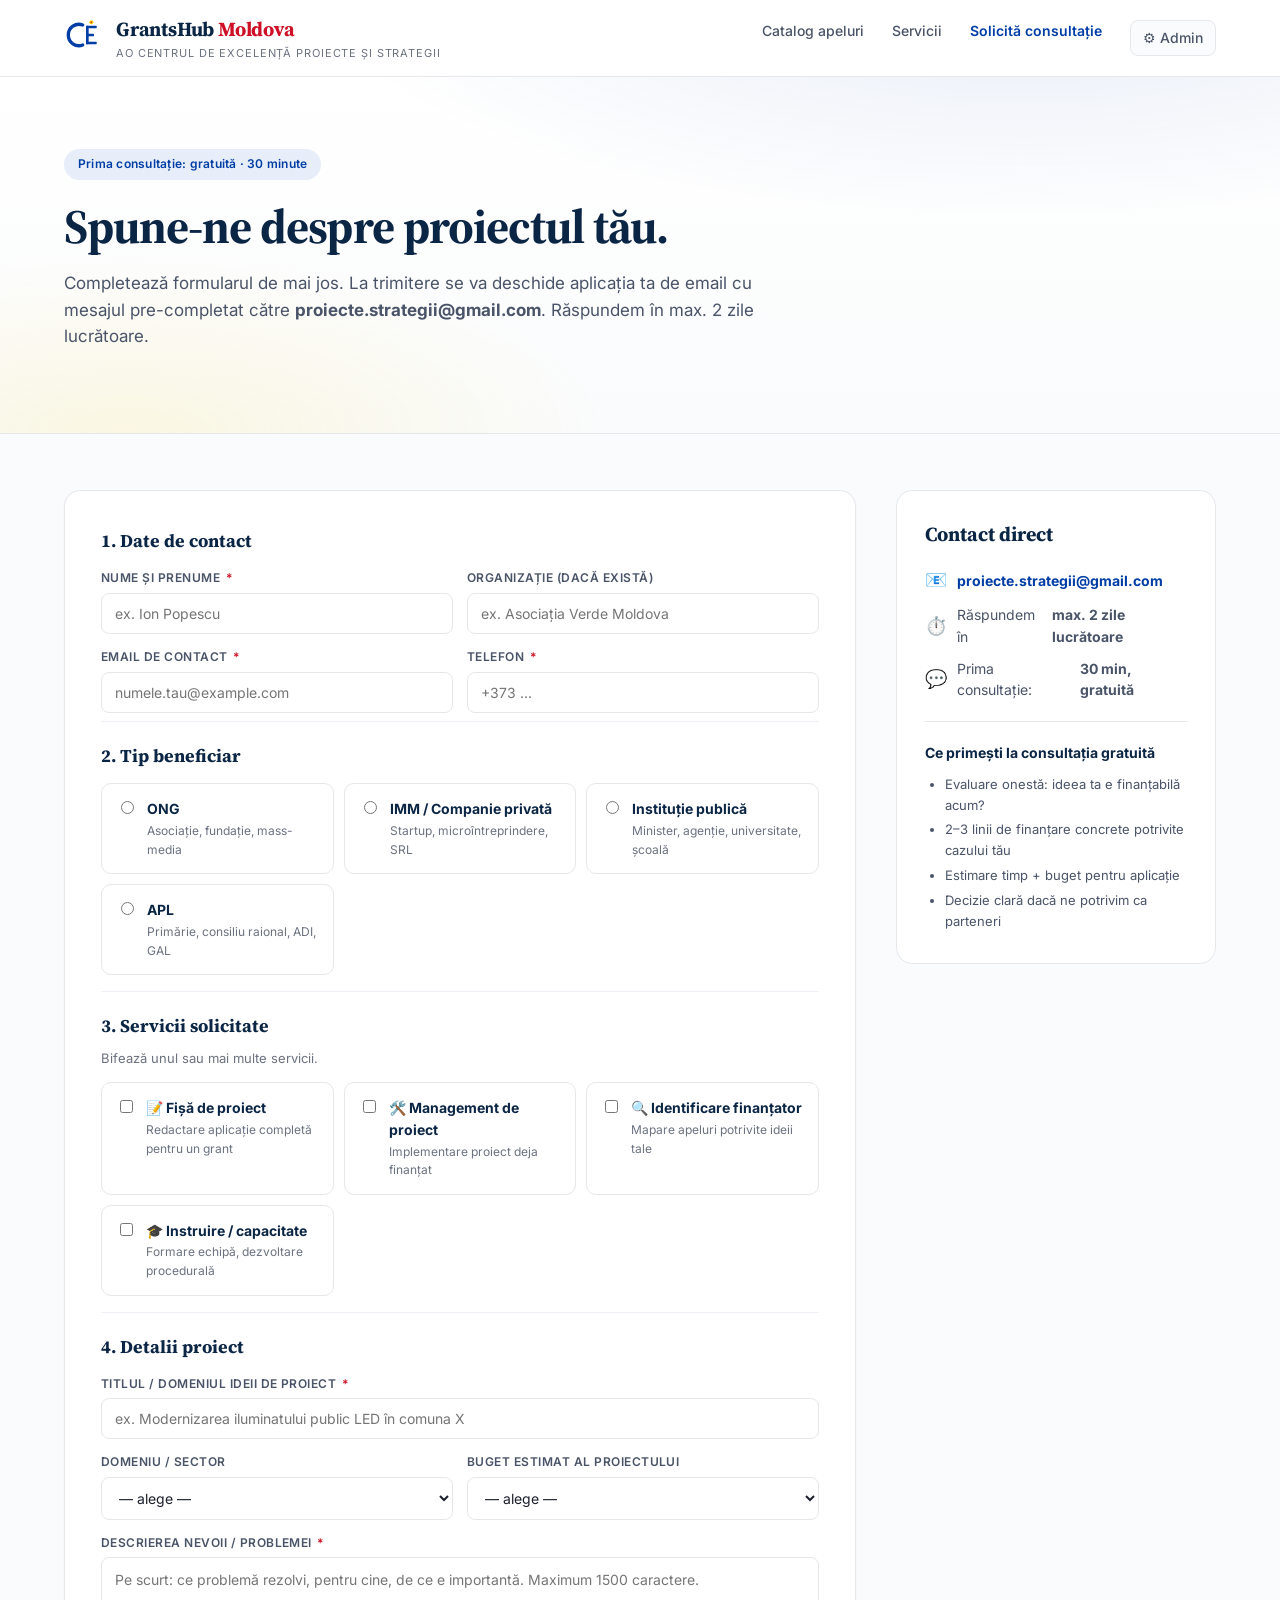
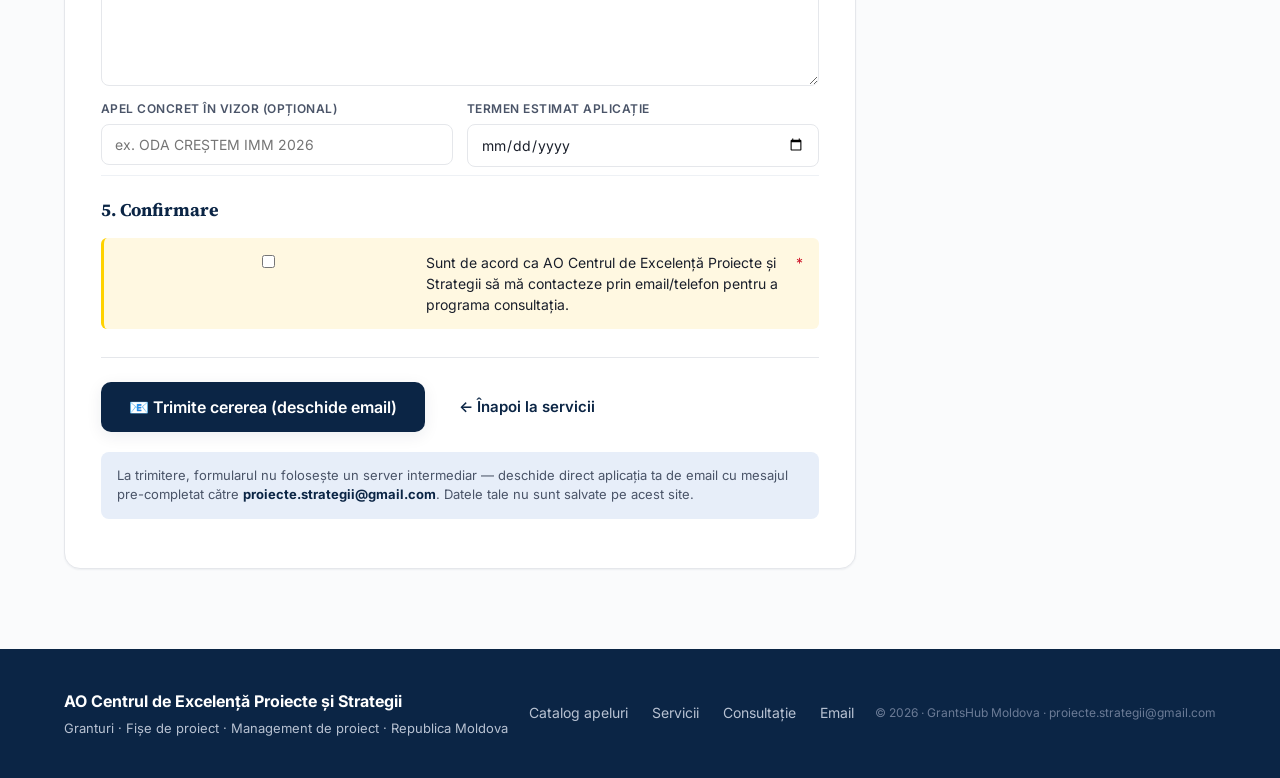
<file: consultatii.html>
<!DOCTYPE html>
<html lang="ro">
<head>
    <meta charset="UTF-8">
    <meta name="viewport" content="width=device-width, initial-scale=1.0">
    <title>Solicită consultație — AO Centrul de Excelență Proiecte și Strategii</title>
    <meta name="description" content="Formular de solicitare consultație pentru fișe de proiect și management de proiecte. Prima consultație gratuită — 30 minute.">
    <link rel="icon" type="image/svg+xml" href="favicon.svg">
    <link rel="stylesheet" href="styles.css?v=3">
    <link rel="stylesheet" href="services.css?v=3">
    <link href="https://fonts.googleapis.com/css2?family=Inter:wght@400;500;600;700;800&family=Source+Serif+4:wght@600;700&display=swap" rel="stylesheet">
</head>
<body>
    <header class="site-header">
        <div class="container header-inner">
            <div class="brand">
                <div class="brand-mark" aria-hidden="true">
                    <svg viewBox="0 0 120 120" width="40" height="40" aria-hidden="true">
                        <path d="M 56 30 A 32 32 0 1 0 56 90" fill="none" stroke="#003DA5" stroke-width="10" stroke-linecap="round"/>
                        <rect x="66" y="32" width="8" height="56" rx="2" fill="#003DA5"/>
                        <rect x="66" y="32" width="32" height="8" rx="2" fill="#003DA5"/>
                        <rect x="66" y="56" width="24" height="8" rx="2" fill="#003DA5"/>
                        <rect x="66" y="80" width="32" height="8" rx="2" fill="#003DA5"/>
                        <circle cx="82" cy="22" r="6" fill="#FFD200"/>
                        <circle cx="82" cy="22" r="2.5" fill="#CE1126"/>
                    </svg>
                </div>
                <div class="brand-text">
                    <div class="brand-name">GrantsHub <span>Moldova</span></div>
                    <div class="brand-tag">AO Centrul de Excelență Proiecte și Strategii</div>
                </div>
            </div>
            <nav class="nav">
                <a href="index.html">Catalog apeluri</a>
                <a href="servicii.html">Servicii</a>
                <a href="consultatii.html" class="active">Solicită consultație</a>
                <a href="admin.html" class="nav-admin">⚙ Admin</a>
            </nav>
        </div>
    </header>

    <section class="consultation-hero">
        <div class="container">
            <div class="hero-badge">Prima consultație: gratuită · 30 minute</div>
            <h1>Spune-ne despre proiectul tău.</h1>
            <p class="hero-lead">Completează formularul de mai jos. La trimitere se va deschide aplicația ta de email cu mesajul pre-completat către <strong>proiecte.strategii@gmail.com</strong>. Răspundem în max. 2 zile lucrătoare.</p>
        </div>
    </section>

    <section class="consultation-form-section">
        <div class="container form-container">

            <form id="consultation-form" class="consultation-form" novalidate>
                <h2 class="form-section-title">1. Date de contact</h2>
                <div class="form-grid">
                    <label class="form-row">
                        <span>Nume și prenume <em>*</em></span>
                        <input type="text" name="nume" required placeholder="ex. Ion Popescu">
                    </label>
                    <label class="form-row">
                        <span>Organizație (dacă există)</span>
                        <input type="text" name="organizatie" placeholder="ex. Asociația Verde Moldova">
                    </label>
                    <label class="form-row">
                        <span>Email de contact <em>*</em></span>
                        <input type="email" name="email" required placeholder="numele.tau@example.com">
                    </label>
                    <label class="form-row">
                        <span>Telefon <em>*</em></span>
                        <input type="tel" name="telefon" required pattern="[\d\s\+\-\(\)]{7,}" placeholder="+373 ..." title="Introdu un număr de telefon valid (minim 7 cifre)">
                    </label>
                </div>

                <h2 class="form-section-title">2. Tip beneficiar</h2>
                <div class="radio-row">
                    <label class="radio-card">
                        <input type="radio" name="tipBeneficiar" value="ONG" required>
                        <span class="radio-card-content">
                            <strong>ONG</strong>
                            <small>Asociație, fundație, mass-media</small>
                        </span>
                    </label>
                    <label class="radio-card">
                        <input type="radio" name="tipBeneficiar" value="IMM">
                        <span class="radio-card-content">
                            <strong>IMM / Companie privată</strong>
                            <small>Startup, microîntreprindere, SRL</small>
                        </span>
                    </label>
                    <label class="radio-card">
                        <input type="radio" name="tipBeneficiar" value="Public">
                        <span class="radio-card-content">
                            <strong>Instituție publică</strong>
                            <small>Minister, agenție, universitate, școală</small>
                        </span>
                    </label>
                    <label class="radio-card">
                        <input type="radio" name="tipBeneficiar" value="APL">
                        <span class="radio-card-content">
                            <strong>APL</strong>
                            <small>Primărie, consiliu raional, ADI, GAL</small>
                        </span>
                    </label>
                </div>

                <h2 class="form-section-title">3. Servicii solicitate</h2>
                <p class="form-hint">Bifează unul sau mai multe servicii.</p>
                <div class="check-row">
                    <label class="check-card">
                        <input type="checkbox" name="servicii" value="Fișă de proiect">
                        <span class="check-card-content">
                            <strong>📝 Fișă de proiect</strong>
                            <small>Redactare aplicație completă pentru un grant</small>
                        </span>
                    </label>
                    <label class="check-card">
                        <input type="checkbox" name="servicii" value="Management de proiect">
                        <span class="check-card-content">
                            <strong>🛠️ Management de proiect</strong>
                            <small>Implementare proiect deja finanțat</small>
                        </span>
                    </label>
                    <label class="check-card">
                        <input type="checkbox" name="servicii" value="Identificare linie de finanțare">
                        <span class="check-card-content">
                            <strong>🔍 Identificare finanțator</strong>
                            <small>Mapare apeluri potrivite ideii tale</small>
                        </span>
                    </label>
                    <label class="check-card">
                        <input type="checkbox" name="servicii" value="Instruire și capacitate organizațională">
                        <span class="check-card-content">
                            <strong>🎓 Instruire / capacitate</strong>
                            <small>Formare echipă, dezvoltare procedurală</small>
                        </span>
                    </label>
                </div>

                <h2 class="form-section-title">4. Detalii proiect</h2>
                <div class="form-grid">
                    <label class="form-row full">
                        <span>Titlul / domeniul ideii de proiect <em>*</em></span>
                        <input type="text" name="titluProiect" required placeholder="ex. Modernizarea iluminatului public LED în comuna X">
                    </label>
                    <label class="form-row">
                        <span>Domeniu / sector</span>
                        <select name="domeniu">
                            <option value="">— alege —</option>
                            <option>Antreprenoriat / IMM</option>
                            <option>Agricultură / dezvoltare rurală</option>
                            <option>Mediu / climă</option>
                            <option>Energie / eficiență energetică</option>
                            <option>Educație / cercetare</option>
                            <option>Sănătate</option>
                            <option>Cultură / patrimoniu</option>
                            <option>Digitalizare / ICT</option>
                            <option>Democrație / drepturile omului</option>
                            <option>Mass-media</option>
                            <option>Tineret</option>
                            <option>Gen / egalitate</option>
                            <option>Coeziune socială</option>
                            <option>Dezvoltare regională / infrastructură</option>
                            <option>Diaspora / migrație</option>
                            <option>Altul</option>
                        </select>
                    </label>
                    <label class="form-row">
                        <span>Buget estimat al proiectului</span>
                        <select name="buget">
                            <option value="">— alege —</option>
                            <option>Sub 100.000 MDL</option>
                            <option>100.000 – 500.000 MDL</option>
                            <option>500.000 – 2.000.000 MDL</option>
                            <option>2.000.000 – 10.000.000 MDL</option>
                            <option>Peste 10.000.000 MDL</option>
                            <option>Încă nu știu</option>
                        </select>
                    </label>
                    <label class="form-row full">
                        <span>Descrierea nevoii / problemei <em>*</em></span>
                        <textarea name="descriere" rows="5" required placeholder="Pe scurt: ce problemă rezolvi, pentru cine, de ce e importantă. Maximum 1500 caractere."></textarea>
                    </label>
                    <label class="form-row">
                        <span>Apel concret în vizor (opțional)</span>
                        <input type="text" name="apel" placeholder="ex. ODA CREȘTEM IMM 2026">
                    </label>
                    <label class="form-row">
                        <span>Termen estimat aplicație</span>
                        <input type="date" name="termenAplicatie">
                    </label>
                </div>

                <h2 class="form-section-title">5. Confirmare</h2>
                <div class="form-row full check-confirm">
                    <label class="check">
                        <input type="checkbox" name="acordContact" required>
                        Sunt de acord ca AO Centrul de Excelență Proiecte și Strategii să mă contacteze prin email/telefon pentru a programa consultația. <em>*</em>
                    </label>
                </div>

                <div class="form-actions">
                    <button type="submit" class="btn btn-primary btn-lg">📧 Trimite cererea (deschide email)</button>
                    <a href="servicii.html" class="btn btn-ghost">← Înapoi la servicii</a>
                </div>

                <p class="form-disclaimer">
                    La trimitere, formularul nu folosește un server intermediar — deschide direct aplicația ta de email cu mesajul pre-completat către <strong>proiecte.strategii@gmail.com</strong>. Datele tale nu sunt salvate pe acest site.
                </p>
            </form>

            <aside class="contact-aside">
                <h3>Contact direct</h3>
                <p class="contact-item">
                    <span class="contact-icon">📧</span>
                    <a href="mailto:proiecte.strategii@gmail.com"><strong>proiecte.strategii@gmail.com</strong></a>
                </p>
                <p class="contact-item">
                    <span class="contact-icon">⏱️</span>
                    Răspundem în <strong>max. 2 zile lucrătoare</strong>
                </p>
                <p class="contact-item">
                    <span class="contact-icon">💬</span>
                    Prima consultație: <strong>30 min, gratuită</strong>
                </p>

                <hr>

                <h4>Ce primești la consultația gratuită</h4>
                <ul class="contact-list">
                    <li>Evaluare onestă: ideea ta e finanțabilă acum?</li>
                    <li>2–3 linii de finanțare concrete potrivite cazului tău</li>
                    <li>Estimare timp + buget pentru aplicație</li>
                    <li>Decizie clară dacă ne potrivim ca parteneri</li>
                </ul>
            </aside>

        </div>
    </section>

    <footer class="site-footer">
        <div class="container footer-inner">
            <div>
                <strong>AO Centrul de Excelență Proiecte și Strategii</strong>
                <p>Granturi · Fișe de proiect · Management de proiect · Republica Moldova</p>
            </div>
            <div class="footer-links">
                <a href="index.html">Catalog apeluri</a>
                <a href="servicii.html">Servicii</a>
                <a href="consultatii.html">Consultație</a>
                <a href="mailto:proiecte.strategii@gmail.com">Email</a>
            </div>
            <div class="footer-meta">© 2026 · GrantsHub Moldova · proiecte.strategii@gmail.com</div>
        </div>
    </footer>

    <script>
    (function() {
        // Pre-select service from URL query string (?serviciu=fisa or ?serviciu=management)
        const params = new URLSearchParams(window.location.search);
        const preselect = params.get('serviciu');
        if (preselect) {
            const map = {
                fisa: 'Fișă de proiect',
                management: 'Management de proiect',
                identificare: 'Identificare linie de finanțare',
                instruire: 'Instruire și capacitate organizațională'
            };
            const target = map[preselect];
            if (target) {
                document.querySelectorAll('input[name="servicii"]').forEach(cb => {
                    if (cb.value === target) cb.checked = true;
                });
            }
        }

        // Submit: build mailto: link with all form data
        document.getElementById('consultation-form').addEventListener('submit', function(e) {
            e.preventDefault();
            const form = e.target;
            const fd = new FormData(form);

            // Validate basic fields
            if (!fd.get('nume') || !fd.get('email') || !fd.get('telefon') || !fd.get('descriere') || !fd.get('tipBeneficiar') || !fd.get('titluProiect') || !fd.get('acordContact')) {
                alert('Te rugăm să completezi toate câmpurile obligatorii (marcate cu *).');
                return;
            }

            const servicii = fd.getAll('servicii').join(', ') || '— neselectat —';

            const subject = `[Consultație GrantsHub] ${fd.get('titluProiect')} — ${fd.get('nume')}`;

            const body = [
                'Salut,',
                '',
                'Solicit o consultație pentru un proiect cu următoarele detalii:',
                '',
                '— DATE DE CONTACT —',
                `Nume: ${fd.get('nume')}`,
                `Organizație: ${fd.get('organizatie') || '—'}`,
                `Email: ${fd.get('email')}`,
                `Telefon: ${fd.get('telefon')}`,
                '',
                '— PROIECT —',
                `Titlu / domeniu: ${fd.get('titluProiect')}`,
                `Tip beneficiar: ${fd.get('tipBeneficiar')}`,
                `Domeniu: ${fd.get('domeniu') || '—'}`,
                `Buget estimat: ${fd.get('buget') || '—'}`,
                `Apel vizat: ${fd.get('apel') || '—'}`,
                `Termen aplicație: ${fd.get('termenAplicatie') || '—'}`,
                '',
                '— SERVICII SOLICITATE —',
                servicii,
                '',
                '— DESCRIERE —',
                fd.get('descriere'),
                '',
                '— ACORD —',
                'Confirm că accept să fiu contactat(ă) pentru programarea consultației.',
                '',
                'Mulțumesc,',
                fd.get('nume')
            ].join('\n');

            const mailto = `mailto:proiecte.strategii@gmail.com?subject=${encodeURIComponent(subject)}&body=${encodeURIComponent(body)}`;

            // Open user's email client
            window.location.href = mailto;

            // Show confirmation
            setTimeout(() => {
                const note = document.createElement('div');
                note.className = 'submit-success';
                note.innerHTML = '<strong>✓ Aplicația ta de email s-a deschis.</strong><br>Trimite mesajul de acolo către <strong>proiecte.strategii@gmail.com</strong> — te contactăm în max. 2 zile lucrătoare.';
                form.parentNode.insertBefore(note, form);
                note.scrollIntoView({ behavior: 'smooth', block: 'center' });
            }, 500);
        });
    })();
    </script>
</body>
</html>
</file>
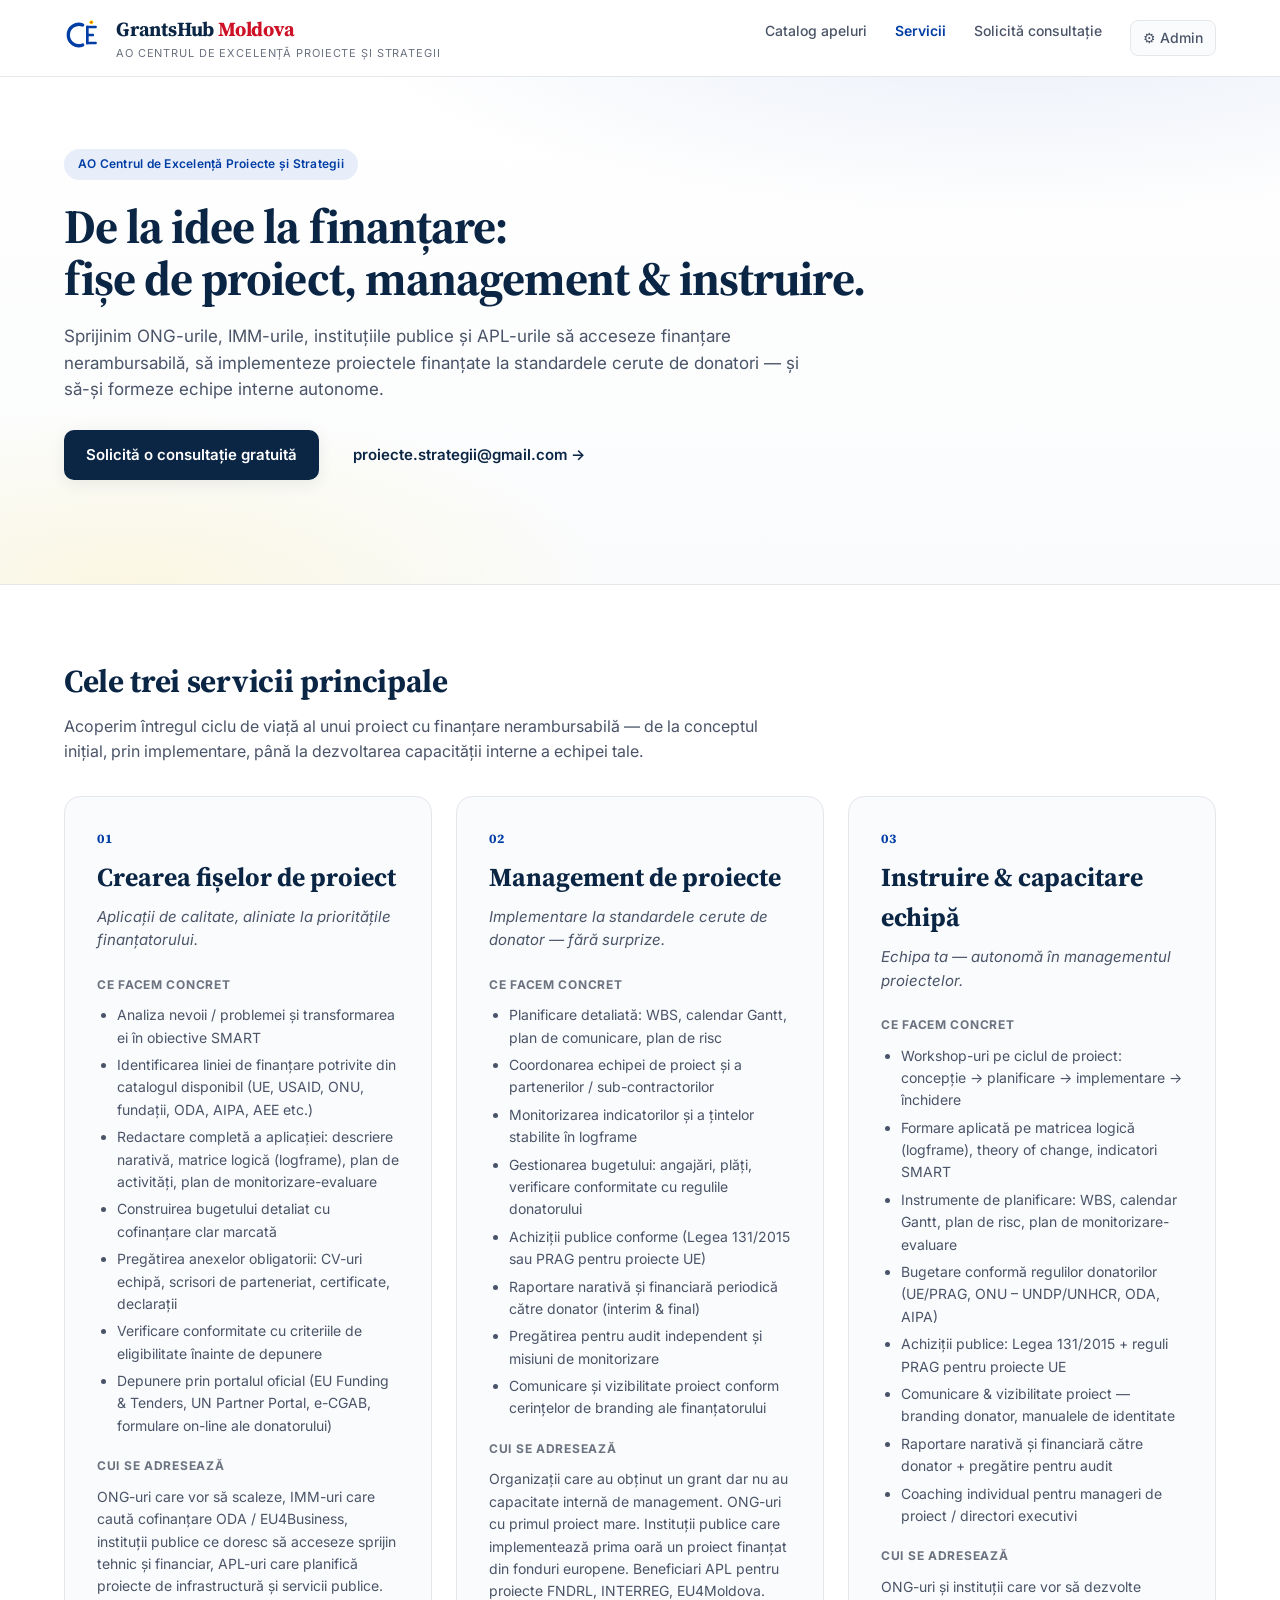
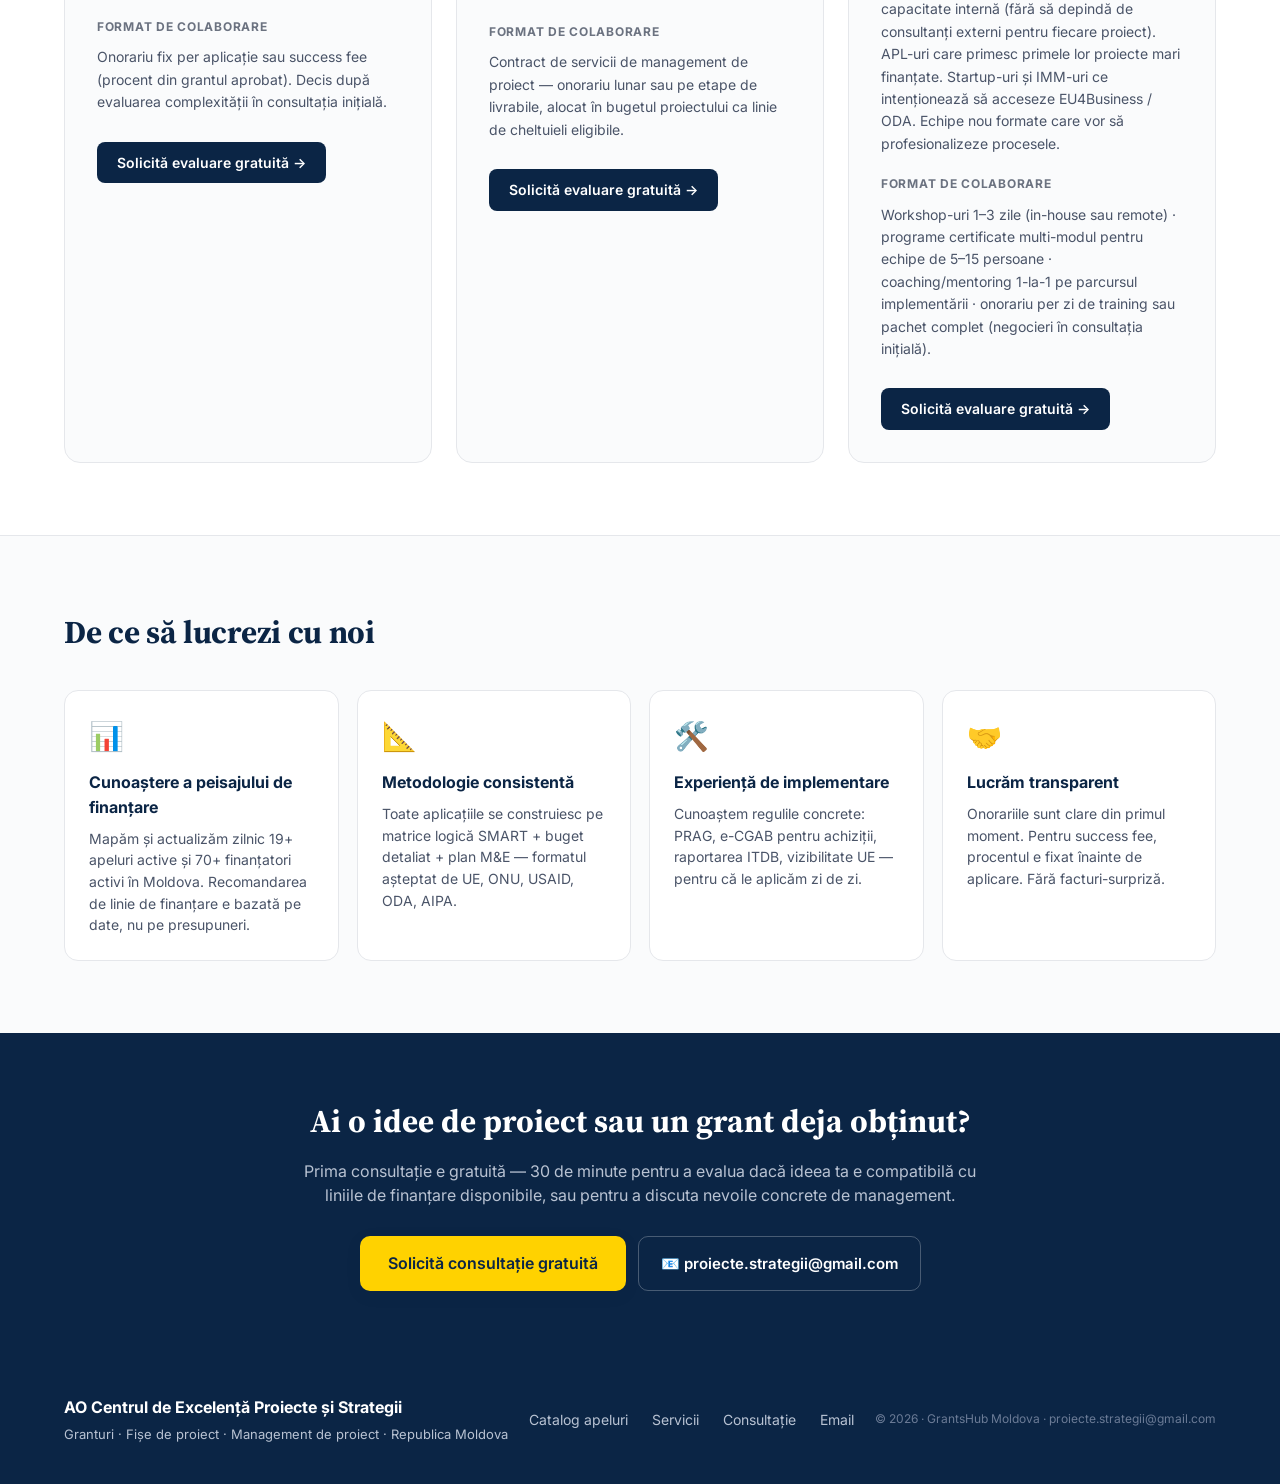
<file: servicii.html>
<!DOCTYPE html>
<html lang="ro">
<head>
    <meta charset="UTF-8">
    <meta name="viewport" content="width=device-width, initial-scale=1.0">
    <title>Servicii — AO Centrul de Excelență Proiecte și Strategii</title>
    <meta name="description" content="Servicii de creare fișe de proiect și management de proiecte pentru ONG, IMM, instituții publice și APL din Republica Moldova.">
    <link rel="icon" type="image/svg+xml" href="favicon.svg">
    <link rel="stylesheet" href="styles.css?v=3">
    <link rel="stylesheet" href="services.css?v=3">
    <link rel="preconnect" href="https://fonts.googleapis.com">
    <link rel="preconnect" href="https://fonts.gstatic.com" crossorigin>
    <link href="https://fonts.googleapis.com/css2?family=Inter:wght@400;500;600;700;800&family=Source+Serif+4:wght@600;700&display=swap" rel="stylesheet">
</head>
<body>
    <header class="site-header">
        <div class="container header-inner">
            <div class="brand">
                <div class="brand-mark" aria-hidden="true">
                    <svg viewBox="0 0 120 120" width="40" height="40" aria-hidden="true">
                        <path d="M 56 30 A 32 32 0 1 0 56 90" fill="none" stroke="#003DA5" stroke-width="10" stroke-linecap="round"/>
                        <rect x="66" y="32" width="8" height="56" rx="2" fill="#003DA5"/>
                        <rect x="66" y="32" width="32" height="8" rx="2" fill="#003DA5"/>
                        <rect x="66" y="56" width="24" height="8" rx="2" fill="#003DA5"/>
                        <rect x="66" y="80" width="32" height="8" rx="2" fill="#003DA5"/>
                        <circle cx="82" cy="22" r="6" fill="#FFD200"/>
                        <circle cx="82" cy="22" r="2.5" fill="#CE1126"/>
                    </svg>
                </div>
                <div class="brand-text">
                    <div class="brand-name">GrantsHub <span>Moldova</span></div>
                    <div class="brand-tag">AO Centrul de Excelență Proiecte și Strategii</div>
                </div>
            </div>
            <nav class="nav">
                <a href="index.html">Catalog apeluri</a>
                <a href="servicii.html" class="active">Servicii</a>
                <a href="consultatii.html">Solicită consultație</a>
                <a href="admin.html" class="nav-admin">⚙ Admin</a>
            </nav>
        </div>
    </header>

    <section class="services-hero">
        <div class="container">
            <div class="hero-badge">AO Centrul de Excelență Proiecte și Strategii</div>
            <h1>De la idee la finanțare:<br>fișe de proiect, management &amp; instruire.</h1>
            <p class="hero-lead">Sprijinim ONG-urile, IMM-urile, instituțiile publice și APL-urile să acceseze finanțare nerambursabilă, să implementeze proiectele finanțate la standardele cerute de donatori — și să-și formeze echipe interne autonome.</p>
            <div class="hero-actions">
                <a href="consultatii.html" class="btn btn-primary">Solicită o consultație gratuită</a>
                <a href="mailto:proiecte.strategii@gmail.com" class="btn btn-ghost">proiecte.strategii@gmail.com →</a>
            </div>
        </div>
    </section>

    <section class="services-grid-section">
        <div class="container">
            <h2 class="section-title">Cele trei servicii principale</h2>
            <p class="section-sub">Acoperim întregul ciclu de viață al unui proiect cu finanțare nerambursabilă — de la conceptul inițial, prin implementare, până la dezvoltarea capacității interne a echipei tale.</p>

            <div class="services-grid">

                <article class="service-card">
                    <div class="service-num">01</div>
                    <h3>Crearea fișelor de proiect</h3>
                    <p class="service-tagline">Aplicații de calitate, aliniate la prioritățile finanțatorului.</p>

                    <div class="service-block">
                        <h4>Ce facem concret</h4>
                        <ul>
                            <li>Analiza nevoii / problemei și transformarea ei în obiective SMART</li>
                            <li>Identificarea liniei de finanțare potrivite din catalogul disponibil (UE, USAID, ONU, fundații, ODA, AIPA, AEE etc.)</li>
                            <li>Redactare completă a aplicației: descriere narativă, matrice logică (logframe), plan de activități, plan de monitorizare-evaluare</li>
                            <li>Construirea bugetului detaliat cu cofinanțare clar marcată</li>
                            <li>Pregătirea anexelor obligatorii: CV-uri echipă, scrisori de parteneriat, certificate, declarații</li>
                            <li>Verificare conformitate cu criteriile de eligibilitate înainte de depunere</li>
                            <li>Depunere prin portalul oficial (EU Funding &amp; Tenders, UN Partner Portal, e-CGAB, formulare on-line ale donatorului)</li>
                        </ul>
                    </div>

                    <div class="service-block">
                        <h4>Cui se adresează</h4>
                        <p>ONG-uri care vor să scaleze, IMM-uri care caută cofinanțare ODA / EU4Business, instituții publice ce doresc să acceseze sprijin tehnic și financiar, APL-uri care planifică proiecte de infrastructură și servicii publice.</p>
                    </div>

                    <div class="service-block">
                        <h4>Format de colaborare</h4>
                        <p>Onorariu fix per aplicație sau success fee (procent din grantul aprobat). Decis după evaluarea complexității în consultația inițială.</p>
                    </div>

                    <a href="consultatii.html?serviciu=fisa" class="service-cta">Solicită evaluare gratuită →</a>
                </article>

                <article class="service-card">
                    <div class="service-num">02</div>
                    <h3>Management de proiecte</h3>
                    <p class="service-tagline">Implementare la standardele cerute de donator — fără surprize.</p>

                    <div class="service-block">
                        <h4>Ce facem concret</h4>
                        <ul>
                            <li>Planificare detaliată: WBS, calendar Gantt, plan de comunicare, plan de risc</li>
                            <li>Coordonarea echipei de proiect și a partenerilor / sub-contractorilor</li>
                            <li>Monitorizarea indicatorilor și a țintelor stabilite în logframe</li>
                            <li>Gestionarea bugetului: angajări, plăți, verificare conformitate cu regulile donatorului</li>
                            <li>Achiziții publice conforme (Legea 131/2015 sau PRAG pentru proiecte UE)</li>
                            <li>Raportare narativă și financiară periodică către donator (interim &amp; final)</li>
                            <li>Pregătirea pentru audit independent și misiuni de monitorizare</li>
                            <li>Comunicare și vizibilitate proiect conform cerințelor de branding ale finanțatorului</li>
                        </ul>
                    </div>

                    <div class="service-block">
                        <h4>Cui se adresează</h4>
                        <p>Organizații care au obținut un grant dar nu au capacitate internă de management. ONG-uri cu primul proiect mare. Instituții publice care implementează prima oară un proiect finanțat din fonduri europene. Beneficiari APL pentru proiecte FNDRL, INTERREG, EU4Moldova.</p>
                    </div>

                    <div class="service-block">
                        <h4>Format de colaborare</h4>
                        <p>Contract de servicii de management de proiect — onorariu lunar sau pe etape de livrabile, alocat în bugetul proiectului ca linie de cheltuieli eligibile.</p>
                    </div>

                    <a href="consultatii.html?serviciu=management" class="service-cta">Solicită evaluare gratuită →</a>
                </article>

                <article class="service-card">
                    <div class="service-num">03</div>
                    <h3>Instruire &amp; capacitare echipă</h3>
                    <p class="service-tagline">Echipa ta — autonomă în managementul proiectelor.</p>

                    <div class="service-block">
                        <h4>Ce facem concret</h4>
                        <ul>
                            <li>Workshop-uri pe ciclul de proiect: concepție → planificare → implementare → închidere</li>
                            <li>Formare aplicată pe matricea logică (logframe), theory of change, indicatori SMART</li>
                            <li>Instrumente de planificare: WBS, calendar Gantt, plan de risc, plan de monitorizare-evaluare</li>
                            <li>Bugetare conformă regulilor donatorilor (UE/PRAG, ONU – UNDP/UNHCR, ODA, AIPA)</li>
                            <li>Achiziții publice: Legea 131/2015 + reguli PRAG pentru proiecte UE</li>
                            <li>Comunicare &amp; vizibilitate proiect — branding donator, manualele de identitate</li>
                            <li>Raportare narativă și financiară către donator + pregătire pentru audit</li>
                            <li>Coaching individual pentru manageri de proiect / directori executivi</li>
                        </ul>
                    </div>

                    <div class="service-block">
                        <h4>Cui se adresează</h4>
                        <p>ONG-uri și instituții care vor să dezvolte capacitate internă (fără să depindă de consultanți externi pentru fiecare proiect). APL-uri care primesc primele lor proiecte mari finanțate. Startup-uri și IMM-uri ce intenționează să acceseze EU4Business / ODA. Echipe nou formate care vor să profesionalizeze procesele.</p>
                    </div>

                    <div class="service-block">
                        <h4>Format de colaborare</h4>
                        <p>Workshop-uri 1–3 zile (in-house sau remote) · programe certificate multi-modul pentru echipe de 5–15 persoane · coaching/mentoring 1-la-1 pe parcursul implementării · onorariu per zi de training sau pachet complet (negocieri în consultația inițială).</p>
                    </div>

                    <a href="consultatii.html?serviciu=instruire" class="service-cta">Solicită evaluare gratuită →</a>
                </article>

            </div>
        </div>
    </section>

    <section class="why-us">
        <div class="container">
            <h2 class="section-title">De ce să lucrezi cu noi</h2>
            <div class="why-grid">
                <div class="why-item">
                    <div class="why-icon">📊</div>
                    <h4>Cunoaștere a peisajului de finanțare</h4>
                    <p>Mapăm și actualizăm zilnic 19+ apeluri active și 70+ finanțatori activi în Moldova. Recomandarea de linie de finanțare e bazată pe date, nu pe presupuneri.</p>
                </div>
                <div class="why-item">
                    <div class="why-icon">📐</div>
                    <h4>Metodologie consistentă</h4>
                    <p>Toate aplicațiile se construiesc pe matrice logică SMART + buget detaliat + plan M&amp;E — formatul așteptat de UE, ONU, USAID, ODA, AIPA.</p>
                </div>
                <div class="why-item">
                    <div class="why-icon">🛠️</div>
                    <h4>Experiență de implementare</h4>
                    <p>Cunoaștem regulile concrete: PRAG, e-CGAB pentru achiziții, raportarea ITDB, vizibilitate UE — pentru că le aplicăm zi de zi.</p>
                </div>
                <div class="why-item">
                    <div class="why-icon">🤝</div>
                    <h4>Lucrăm transparent</h4>
                    <p>Onorariile sunt clare din primul moment. Pentru success fee, procentul e fixat înainte de aplicare. Fără facturi-surpriză.</p>
                </div>
            </div>
        </div>
    </section>

    <section class="cta-band">
        <div class="container cta-inner">
            <h2>Ai o idee de proiect sau un grant deja obținut?</h2>
            <p>Prima consultație e gratuită — 30 de minute pentru a evalua dacă ideea ta e compatibilă cu liniile de finanțare disponibile, sau pentru a discuta nevoile concrete de management.</p>
            <div class="cta-actions">
                <a href="consultatii.html" class="btn btn-primary btn-lg">Solicită consultație gratuită</a>
                <a href="mailto:proiecte.strategii@gmail.com" class="btn btn-ghost">📧 proiecte.strategii@gmail.com</a>
            </div>
        </div>
    </section>

    <footer class="site-footer">
        <div class="container footer-inner">
            <div>
                <strong>AO Centrul de Excelență Proiecte și Strategii</strong>
                <p>Granturi · Fișe de proiect · Management de proiect · Republica Moldova</p>
            </div>
            <div class="footer-links">
                <a href="index.html">Catalog apeluri</a>
                <a href="servicii.html">Servicii</a>
                <a href="consultatii.html">Consultație</a>
                <a href="mailto:proiecte.strategii@gmail.com">Email</a>
            </div>
            <div class="footer-meta">© 2026 · GrantsHub Moldova · proiecte.strategii@gmail.com</div>
        </div>
    </footer>
</body>
</html>
</file>
<file: styles.css>
:root {
    /* === Drapel Moldova — paletă echilibrată albastru / galben / roșu === */
    --md-blue: #003DA5;       /* Albastru — autoritate, încredere, instituțional */
    --md-yellow: #FFD200;     /* Galben — vizibilitate, optimism, energie */
    --md-red: #CE1126;        /* Roșu — urgență, accent critic, premium */
    --md-blue-soft: #E7EEF9;
    --md-yellow-soft: #FFF6CC;
    --md-red-soft: #FDECEE;

    /* Legacy aliases pentru backward compat */
    --navy: #0B2545;
    --navy-2: #13315C;
    --blue: var(--md-blue);
    --blue-soft: var(--md-blue-soft);
    --yellow: var(--md-yellow);
    --red: var(--md-red);
    --green: #0E8A56;

    --ink: #1A1F2B;
    --ink-2: #4A5468;
    --ink-3: #6B7280;
    --line: #E5E7EB;
    --line-2: #EEF1F5;
    --bg: #FAFBFC;
    --white: #FFFFFF;

    --shadow-sm: 0 1px 2px rgba(11,37,69,.06);
    --shadow-md: 0 4px 16px rgba(11,37,69,.08);
    --shadow-lg: 0 12px 32px rgba(11,37,69,.12);

    /* Gradient drapel — folosibil pe headere/accentuări */
    --md-flag-gradient: linear-gradient(90deg, var(--md-blue) 0%, var(--md-blue) 33%, var(--md-yellow) 33%, var(--md-yellow) 66%, var(--md-red) 66%, var(--md-red) 100%);
    --md-flag-stripe-h: 4px;

    --radius: 14px;
    --radius-sm: 10px;
}

* { box-sizing: border-box; }
html { scroll-behavior: smooth; }
body {
    margin: 0;
    font-family: 'Inter', -apple-system, BlinkMacSystemFont, 'Segoe UI', sans-serif;
    color: var(--ink);
    background: var(--bg);
    line-height: 1.55;
    -webkit-font-smoothing: antialiased;
}

.container {
    max-width: 1200px;
    margin: 0 auto;
    padding: 0 24px;
}

/* ---------- Header ---------- */
.site-header {
    position: sticky;
    top: 0;
    z-index: 50;
    background: rgba(255,255,255,.92);
    backdrop-filter: saturate(180%) blur(12px);
    border-bottom: 1px solid var(--line);
}
.header-inner {
    display: flex;
    align-items: center;
    justify-content: space-between;
    padding: 14px 24px;
}
.brand { display: flex; align-items: center; gap: 12px; }
.brand-name {
    font-family: 'Source Serif 4', Georgia, serif;
    font-weight: 700;
    font-size: 20px;
    letter-spacing: -.01em;
    color: var(--navy);
}
.brand-name span { color: var(--red); }
.brand-tag {
    font-size: 11px;
    color: var(--ink-3);
    text-transform: uppercase;
    letter-spacing: .08em;
}
.nav { display: flex; gap: 28px; }
.nav a {
    color: var(--ink-2);
    text-decoration: none;
    font-weight: 500;
    font-size: 14px;
    transition: color .15s;
}
.nav a:hover { color: var(--blue); }
.nav-admin {
    padding: 6px 12px;
    border: 1px solid var(--line);
    border-radius: 8px;
    background: var(--bg);
}
.nav-admin:hover { background: var(--navy); color: #fff !important; border-color: var(--navy); }
.nav-cta {
    padding: 6px 14px;
    border-radius: 8px;
    background: var(--navy);
    color: #fff !important;
    font-weight: 600;
}
.nav-cta:hover { background: var(--blue); color: #fff !important; }

.pulse-dot {
    display: inline-block;
    width: 8px; height: 8px;
    background: var(--green);
    border-radius: 50%;
    margin-right: 6px;
    animation: pulse 2s infinite;
}
@keyframes pulse {
    0%, 100% { box-shadow: 0 0 0 0 rgba(14,138,86,.6); }
    50% { box-shadow: 0 0 0 8px rgba(14,138,86,0); }
}

/* ---------- Hero ---------- */
.hero {
    padding: 80px 0 56px;
    background:
        radial-gradient(1200px 400px at 80% -100px, rgba(0,61,165,.10), transparent 60%),
        radial-gradient(800px 300px at 10% 100%, rgba(255,210,0,.10), transparent 60%),
        linear-gradient(180deg, #fff 0%, var(--bg) 100%);
    border-bottom: 1px solid var(--line);
}
.hero-badge {
    display: inline-block;
    padding: 6px 14px;
    background: var(--blue-soft);
    color: var(--blue);
    border-radius: 999px;
    font-size: 12px;
    font-weight: 600;
    letter-spacing: .02em;
    margin-bottom: 20px;
}
.hero h1 {
    font-family: 'Source Serif 4', Georgia, serif;
    font-size: clamp(34px, 5vw, 56px);
    line-height: 1.08;
    letter-spacing: -.02em;
    color: var(--navy);
    margin: 0 0 20px;
    font-weight: 700;
}
.hero-lead {
    font-size: 18px;
    color: var(--ink-2);
    max-width: 720px;
    margin: 0 0 32px;
}
.hero-actions { display: flex; gap: 12px; flex-wrap: wrap; margin-bottom: 48px; }
.btn {
    display: inline-flex;
    align-items: center;
    gap: 8px;
    padding: 13px 22px;
    border-radius: 10px;
    font-weight: 600;
    font-size: 15px;
    text-decoration: none;
    border: none;
    cursor: pointer;
    transition: transform .12s, box-shadow .15s, background .15s;
    font-family: inherit;
}
.btn-primary {
    background: var(--navy);
    color: #fff;
    box-shadow: var(--shadow-md);
}
.btn-primary:hover { background: var(--blue); transform: translateY(-1px); }
.btn-ghost { background: transparent; color: var(--navy); }
.btn-ghost:hover { color: var(--blue); }
.hero-stats {
    display: grid;
    grid-template-columns: repeat(4, 1fr);
    gap: 16px;
    max-width: 720px;
}
.hero-stats > div {
    padding: 18px 20px;
    background: #fff;
    border: 1px solid var(--line);
    border-radius: 12px;
    box-shadow: var(--shadow-sm);
}
.hero-stats strong {
    display: block;
    font-family: 'Source Serif 4', serif;
    font-size: 32px;
    color: var(--navy);
    line-height: 1;
    margin-bottom: 4px;
}
.hero-stats span { font-size: 12px; color: var(--ink-3); }

/* ---------- Section common ---------- */
section { padding: 80px 0; }
.section-title {
    font-family: 'Source Serif 4', serif;
    font-size: 32px;
    color: var(--navy);
    margin: 0 0 8px;
    font-weight: 700;
    letter-spacing: -.01em;
}
.section-sub {
    font-size: 16px;
    color: var(--ink-2);
    margin: 0 0 32px;
    max-width: 720px;
}

/* ---------- Audience ---------- */
.audience { background: #fff; border-top: 1px solid var(--line); border-bottom: 1px solid var(--line); }
.audience-grid {
    display: grid;
    grid-template-columns: repeat(auto-fit, minmax(240px, 1fr));
    gap: 16px;
}
.audience-card {
    text-align: left;
    background: var(--bg);
    border: 1px solid var(--line);
    border-radius: var(--radius);
    padding: 24px;
    cursor: pointer;
    font-family: inherit;
    transition: transform .15s, box-shadow .15s, border-color .15s;
}
.audience-card:hover { transform: translateY(-3px); box-shadow: var(--shadow-md); border-color: var(--blue); }
.aud-icon {
    width: 48px; height: 48px;
    border-radius: 10px;
    display: grid; place-items: center;
    font-weight: 700; font-size: 13px;
    color: #fff;
    margin-bottom: 16px;
    letter-spacing: .02em;
}
.aud-icon.ong { background: var(--blue); }
.aud-icon.imm { background: var(--green); }
.aud-icon.pub { background: var(--navy); }
.aud-icon.apl { background: var(--red); }
.audience-card h3 { font-size: 17px; margin: 0 0 6px; color: var(--navy); }
.audience-card p { font-size: 14px; color: var(--ink-2); margin: 0 0 16px; }
.aud-link { font-size: 13px; font-weight: 600; color: var(--blue); }

/* ---------- Topics ---------- */
.topic-chips {
    display: flex;
    flex-wrap: wrap;
    gap: 10px;
}
.topic-chip {
    background: #fff;
    border: 1px solid var(--line);
    color: var(--ink);
    padding: 10px 16px;
    border-radius: 999px;
    font-size: 14px;
    font-weight: 500;
    cursor: pointer;
    font-family: inherit;
    transition: all .15s;
    display: inline-flex; align-items: center; gap: 8px;
}
.topic-chip:hover { border-color: var(--blue); color: var(--blue); }
.topic-chip.active { background: var(--navy); color: #fff; border-color: var(--navy); }
.topic-chip .count {
    font-size: 11px;
    background: var(--line-2);
    color: var(--ink-3);
    padding: 2px 7px;
    border-radius: 999px;
    font-weight: 600;
}
.topic-chip.active .count { background: rgba(255,255,255,.18); color: #fff; }

/* ---------- Catalog ---------- */
.catalog { background: #fff; border-top: 1px solid var(--line); }
.catalog-head {
    display: flex;
    justify-content: space-between;
    align-items: flex-end;
    gap: 24px;
    flex-wrap: wrap;
    margin-bottom: 24px;
}
.search-wrap { flex: 1; max-width: 420px; min-width: 240px; }
.search-wrap input {
    width: 100%;
    padding: 12px 16px;
    border: 1px solid var(--line);
    border-radius: 10px;
    font-size: 14px;
    font-family: inherit;
    background: var(--bg);
    transition: border-color .15s, background .15s;
}
.search-wrap input:focus {
    outline: none;
    border-color: var(--blue);
    background: #fff;
    box-shadow: 0 0 0 4px var(--blue-soft);
}
.filters {
    display: flex;
    flex-direction: column;
    gap: 14px;
    padding: 20px;
    background: var(--bg);
    border: 1px solid var(--line);
    border-radius: var(--radius);
    margin-bottom: 28px;
}
.filter-group { display: flex; align-items: center; gap: 16px; flex-wrap: wrap; }
.filter-group > label {
    min-width: 90px;
    font-size: 12px;
    text-transform: uppercase;
    letter-spacing: .08em;
    color: var(--ink-3);
    font-weight: 600;
}
.chip-row { display: flex; flex-wrap: wrap; gap: 8px; flex: 1; }
.chip {
    background: #fff;
    border: 1px solid var(--line);
    padding: 7px 14px;
    border-radius: 999px;
    font-size: 13px;
    font-family: inherit;
    color: var(--ink-2);
    cursor: pointer;
    font-weight: 500;
    transition: all .12s;
}
.chip:hover { color: var(--blue); border-color: var(--blue); }
.chip.chip-active {
    background: var(--navy);
    color: #fff;
    border-color: var(--navy);
}

/* ---------- Cards ---------- */
.cards {
    display: grid;
    grid-template-columns: repeat(auto-fill, minmax(340px, 1fr));
    gap: 18px;
}
.card {
    background: #fff;
    border: 1px solid var(--line);
    border-radius: var(--radius);
    padding: 22px;
    display: flex;
    flex-direction: column;
    transition: transform .15s, box-shadow .15s, border-color .15s;
    cursor: pointer;
    position: relative;
}
.card:hover { transform: translateY(-3px); box-shadow: var(--shadow-lg); border-color: var(--blue); }
.card-head {
    display: flex;
    gap: 14px;
    align-items: flex-start;
    margin-bottom: 14px;
}
.card-logo {
    width: 48px; height: 48px;
    border-radius: 10px;
    background: var(--blue-soft);
    color: var(--blue);
    display: grid; place-items: center;
    font-weight: 700;
    font-size: 14px;
    flex-shrink: 0;
    letter-spacing: -.02em;
}
.card-logo.green { background: #E3F4EB; color: var(--green); }
.card-logo.red { background: #FCE7E9; color: var(--red); }
.card-logo.navy { background: #E2E7F0; color: var(--navy); }
.card-logo.yellow { background: #FFF6CC; color: #8A6A00; }
.card-title { flex: 1; min-width: 0; }
.card-title h3 {
    margin: 0 0 4px;
    font-size: 16px;
    color: var(--navy);
    line-height: 1.3;
    font-weight: 700;
}
.card-origin {
    font-size: 11px;
    color: var(--ink-3);
    text-transform: uppercase;
    letter-spacing: .05em;
    font-weight: 600;
}
.card-desc {
    font-size: 14px;
    color: var(--ink-2);
    margin: 0 0 16px;
    flex: 1;
    display: -webkit-box;
    -webkit-line-clamp: 3;
    -webkit-box-orient: vertical;
    overflow: hidden;
}
.card-tags { display: flex; flex-wrap: wrap; gap: 6px; margin-bottom: 16px; }
.tag {
    font-size: 11px;
    padding: 3px 9px;
    background: var(--line-2);
    color: var(--ink-2);
    border-radius: 999px;
    font-weight: 500;
}
.tag.aud-ONG { background: #E2EBF8; color: var(--blue); }
.tag.aud-IMM { background: #E3F4EB; color: var(--green); }
.tag.aud-Public { background: #E2E7F0; color: var(--navy); }
.tag.aud-APL { background: #FCE7E9; color: var(--red); }
.card-foot {
    display: flex;
    justify-content: space-between;
    align-items: center;
    padding-top: 14px;
    border-top: 1px solid var(--line);
}
.card-foot a {
    color: var(--blue);
    text-decoration: none;
    font-size: 13px;
    font-weight: 600;
}
.card-foot a:hover { text-decoration: underline; }
.card-detail-btn {
    font-size: 12px;
    color: var(--ink-3);
    background: none;
    border: none;
    cursor: pointer;
    font-family: inherit;
    padding: 0;
}
.status-dot {
    display: inline-block;
    width: 8px; height: 8px;
    background: var(--green);
    border-radius: 50%;
    margin-right: 6px;
    box-shadow: 0 0 0 3px rgba(14,138,86,.15);
}

.empty-state {
    text-align: center;
    padding: 60px 20px;
    color: var(--ink-3);
}
.empty-state p { margin: 0 0 16px; }

/* ---------- Guide ---------- */
.guide { background: var(--bg); border-top: 1px solid var(--line); }
.guide-steps {
    list-style: none;
    padding: 0;
    margin: 0;
    display: grid;
    grid-template-columns: repeat(auto-fit, minmax(260px, 1fr));
    gap: 18px;
    counter-reset: step;
}
.guide-steps li {
    background: #fff;
    border: 1px solid var(--line);
    border-radius: var(--radius);
    padding: 24px;
}
.guide-steps h4 {
    margin: 0 0 8px;
    font-size: 16px;
    color: var(--navy);
}
.guide-steps p { margin: 0; color: var(--ink-2); font-size: 14px; }

/* ---------- About ---------- */
.about { background: #fff; border-top: 1px solid var(--line); }
.about-grid {
    display: grid;
    grid-template-columns: 2fr 1fr;
    gap: 56px;
    align-items: start;
}
.about p { color: var(--ink-2); margin: 0 0 14px; }
.about .note { padding: 14px 16px; background: #FFF8E1; border-left: 3px solid var(--yellow); border-radius: 6px; font-size: 14px; }
.about-meta { display: flex; flex-direction: column; gap: 14px; }
.meta-card {
    background: var(--bg);
    border: 1px solid var(--line);
    border-radius: var(--radius);
    padding: 24px;
    text-align: center;
}
.meta-num {
    font-family: 'Source Serif 4', serif;
    font-size: 40px;
    line-height: 1;
    color: var(--navy);
    font-weight: 700;
}
.meta-label { font-size: 13px; color: var(--ink-3); margin-top: 6px; }

/* ---------- Footer ---------- */
.site-footer {
    background: var(--navy);
    color: #B8C2D2;
    padding: 40px 0;
}
.footer-inner {
    display: flex;
    justify-content: space-between;
    align-items: center;
    flex-wrap: wrap;
    gap: 20px;
}
.site-footer strong { color: #fff; display: block; font-size: 16px; margin-bottom: 4px; }
.site-footer p { margin: 0; font-size: 13px; }
.footer-links { display: flex; gap: 24px; }
.footer-links a { color: #B8C2D2; text-decoration: none; font-size: 14px; }
.footer-links a:hover { color: #fff; }
.footer-meta { font-size: 12px; color: #6B7B96; }

/* ---------- Modal ---------- */
.modal {
    display: none;
    position: fixed;
    inset: 0;
    z-index: 100;
    place-items: center;
    padding: 20px;
}
.modal.is-open {
    display: grid;
}
.modal-backdrop {
    position: absolute;
    inset: 0;
    background: rgba(11,37,69,.55);
    backdrop-filter: blur(4px);
}
.modal-panel {
    position: relative;
    background: #fff;
    border-radius: var(--radius);
    max-width: 720px;
    width: 100%;
    max-height: 90vh;
    overflow-y: auto;
    padding: 36px;
    box-shadow: var(--shadow-lg);
    animation: modalIn .2s ease;
}
@keyframes modalIn { from { transform: scale(.96); opacity: 0; } to { transform: scale(1); opacity: 1; } }
.modal-close {
    position: absolute;
    top: 12px; right: 14px;
    background: var(--line-2);
    border: none;
    width: 36px; height: 36px;
    border-radius: 50%;
    font-size: 22px;
    cursor: pointer;
    line-height: 1;
    color: var(--ink-2);
}
.modal-close:hover { background: var(--line); color: var(--ink); }
.modal h2 {
    margin: 0 0 4px;
    font-family: 'Source Serif 4', serif;
    color: var(--navy);
    font-size: 26px;
}
.modal-origin { color: var(--ink-3); text-transform: uppercase; font-size: 12px; letter-spacing: .06em; margin-bottom: 20px; font-weight: 600; }
.modal h4 {
    margin: 20px 0 8px;
    color: var(--navy);
    font-size: 14px;
    text-transform: uppercase;
    letter-spacing: .05em;
}
.modal-list { padding-left: 20px; margin: 0; color: var(--ink-2); }
.modal-list li { margin-bottom: 6px; font-size: 14px; }
.modal-tags { display: flex; flex-wrap: wrap; gap: 6px; margin-top: 8px; }
.modal-link {
    display: inline-flex; align-items: center; gap: 8px;
    margin-top: 24px;
    padding: 12px 20px;
    background: var(--navy);
    color: #fff;
    border-radius: 10px;
    text-decoration: none;
    font-weight: 600;
    font-size: 14px;
}
.modal-link:hover { background: var(--blue); }

/* ---------- Status badges & call cards ---------- */
.status-badge {
    position: absolute;
    top: 12px; right: 12px;
    padding: 4px 10px;
    border-radius: 999px;
    font-size: 11px;
    font-weight: 700;
    text-transform: uppercase;
    letter-spacing: .03em;
}
.status-badge.urgent { background: #FCE7E9; color: var(--red); }
.status-badge.open { background: #E3F4EB; color: var(--green); }
.status-badge.rolling { background: var(--blue-soft); color: var(--blue); }
.status-badge.expected { background: #FFF6CC; color: #8A6A00; }
.status-badge.upcoming { background: var(--line-2); color: var(--ink-3); }

.card.status-closing-soon { border-color: rgba(206,17,38,.3); box-shadow: 0 0 0 1px rgba(206,17,38,.1); }

.card-funder {
    font-size: 11px;
    color: var(--ink-3);
    text-transform: uppercase;
    letter-spacing: .04em;
    font-weight: 600;
    margin-bottom: 3px;
}
.card-deadline {
    background: var(--bg);
    padding: 8px 12px;
    border-radius: 8px;
    font-size: 13px;
    color: var(--ink);
    margin-bottom: 14px;
    border: 1px solid var(--line);
}
.card.status-closing-soon .card-deadline {
    background: #FFF5F6;
    border-color: rgba(206,17,38,.2);
    color: var(--red);
}
.card.status-rolling .card-deadline {
    background: var(--blue-soft);
    border-color: rgba(0,61,165,.15);
    color: var(--blue);
}
.card.status-expected .card-deadline {
    background: #FFFBEC;
    border-color: rgba(255,210,0,.4);
    color: #8A6A00;
}

.card-cal-btn {
    background: var(--line-2);
    border: none;
    padding: 5px 10px;
    border-radius: 6px;
    font-size: 11px;
    font-family: inherit;
    cursor: pointer;
    color: var(--ink-2);
    font-weight: 600;
    transition: all .12s;
}
.card-cal-btn:hover { background: var(--navy); color: #fff; }

.modal-deadline-box {
    background: var(--bg);
    border: 1px solid var(--line);
    border-radius: 10px;
    padding: 14px 18px;
    margin: 16px 0 24px;
    font-size: 15px;
}
.modal-meta { margin-top: 16px; color: var(--ink-3); font-size: 12px; }
.modal-actions {
    display: flex;
    gap: 12px;
    flex-wrap: wrap;
    margin-top: 24px;
}
.modal-link.secondary {
    background: var(--bg);
    color: var(--ink);
    border: 1px solid var(--line);
    cursor: pointer;
    font-family: inherit;
    font-size: 14px;
    margin-top: 0;
}
.modal-link.secondary:hover { background: var(--line-2); }

/* ---------- Responsive ---------- */
@media (max-width: 768px) {
    .nav { display: none; }
    .hero { padding: 56px 0 40px; }
    section { padding: 56px 0; }
    .hero-stats { grid-template-columns: repeat(2, 1fr); }
    .about-grid { grid-template-columns: 1fr; gap: 32px; }
    .filter-group { flex-direction: column; align-items: flex-start; }
    .filter-group > label { min-width: auto; }
    .catalog-head { flex-direction: column; align-items: stretch; }
    .search-wrap { max-width: none; }
    .modal-panel { padding: 24px; }
}
</file>
<file: admin.css>
/* ============ AUTH GATE ============ */
#auth-gate {
    position: fixed;
    inset: 0;
    z-index: 1000;
    display: grid;
    place-items: center;
    padding: 20px;
    background: linear-gradient(135deg, #0B2545 0%, #003DA5 100%);
}
.auth-card {
    background: #fff;
    border-radius: 16px;
    padding: 40px;
    max-width: 440px;
    width: 100%;
    box-shadow: 0 20px 60px rgba(0,0,0,.3);
    text-align: center;
}
.auth-brand svg { margin-bottom: 14px; }
.auth-brand h1 {
    font-family: 'Source Serif 4', Georgia, serif;
    color: var(--navy);
    font-size: 24px;
    margin: 0 0 8px;
    font-weight: 700;
}
.auth-brand p {
    color: var(--ink-2);
    margin: 0 0 24px;
    font-size: 14px;
}
#auth-form {
    display: flex;
    flex-direction: column;
    gap: 12px;
}
#auth-form input {
    padding: 14px 16px;
    border: 1.5px solid var(--line);
    border-radius: 10px;
    font-size: 16px;
    font-family: inherit;
    background: var(--bg);
}
#auth-form input:focus {
    outline: none;
    border-color: var(--blue);
    background: #fff;
    box-shadow: 0 0 0 4px var(--blue-soft);
}
#auth-form button {
    padding: 14px 24px;
    background: var(--navy);
    color: #fff;
    border: none;
    border-radius: 10px;
    font-size: 15px;
    font-weight: 600;
    cursor: pointer;
    transition: background .15s;
    font-family: inherit;
}
#auth-form button:hover { background: var(--blue); }
#auth-error {
    color: var(--red);
    background: #FCE7E9;
    padding: 10px 14px;
    border-radius: 8px;
    font-size: 13px;
    text-align: left;
}
.auth-hint {
    margin: 20px 0 0;
    font-size: 13px;
    color: var(--ink-3);
}
.auth-hint a {
    color: var(--blue);
    text-decoration: none;
}
.auth-hint a:hover { text-decoration: underline; }

.nav-logout {
    padding: 6px 12px;
    border: 1px solid var(--line);
    border-radius: 8px;
    background: var(--bg);
    color: var(--ink-2);
    font-family: inherit;
    font-size: 14px;
    cursor: pointer;
    font-weight: 500;
}
.nav-logout:hover {
    background: var(--red);
    color: #fff;
    border-color: var(--red);
}

/* Admin-specific styles */
.admin-hero {
    background: linear-gradient(180deg, var(--blue-soft) 0%, #fff 100%);
    padding: 56px 0 32px;
    border-bottom: 1px solid var(--line);
}
.admin-hero h1 {
    font-family: 'Source Serif 4', serif;
    font-size: 36px;
    color: var(--navy);
    margin: 0 0 8px;
}
.admin-hero p {
    color: var(--ink-2);
    max-width: 720px;
    margin: 0 0 24px;
}
.admin-hero code {
    background: #fff;
    padding: 2px 8px;
    border-radius: 4px;
    font-size: 13px;
    border: 1px solid var(--line);
}

.admin-toolbar {
    display: flex;
    flex-wrap: wrap;
    gap: 10px;
    align-items: center;
    padding: 16px;
    background: #fff;
    border: 1px solid var(--line);
    border-radius: var(--radius);
    box-shadow: var(--shadow-sm);
}
.admin-toolbar .btn { padding: 9px 16px; font-size: 13px; }
.admin-toolbar label.btn { cursor: pointer; margin: 0; }
.admin-status {
    margin-left: auto;
    font-size: 13px;
    color: var(--green);
    font-weight: 500;
}
.admin-status.error { color: var(--red); }
.admin-status:empty { display: none; }

.admin-list-wrap { padding: 40px 0 80px; background: var(--bg); min-height: 50vh; }

.admin-table-wrap {
    background: #fff;
    border: 1px solid var(--line);
    border-radius: var(--radius);
    overflow-x: auto;
}
.admin-table {
    width: 100%;
    border-collapse: collapse;
    font-size: 14px;
}
.admin-table thead {
    background: var(--bg);
    border-bottom: 1px solid var(--line);
}
.admin-table th {
    text-align: left;
    padding: 14px 16px;
    font-size: 11px;
    text-transform: uppercase;
    letter-spacing: .05em;
    color: var(--ink-3);
    font-weight: 600;
}
.admin-table td {
    padding: 14px 16px;
    border-top: 1px solid var(--line-2);
    vertical-align: top;
}
.admin-table tr:hover td { background: var(--bg); }
.admin-table .td-title { font-weight: 600; color: var(--navy); max-width: 320px; }
.admin-table .td-title small { display: block; color: var(--ink-3); font-weight: 400; font-size: 12px; margin-top: 2px; }
.admin-table .row-actions { display: flex; gap: 6px; }
.admin-table .row-actions button {
    padding: 5px 10px;
    font-size: 12px;
    border: 1px solid var(--line);
    background: #fff;
    border-radius: 6px;
    cursor: pointer;
    font-family: inherit;
    color: var(--ink-2);
    font-weight: 500;
}
.admin-table .row-actions button:hover { background: var(--navy); color: #fff; border-color: var(--navy); }
.admin-table .row-actions button.danger:hover { background: var(--red); border-color: var(--red); }

.status-pill {
    display: inline-block;
    padding: 3px 9px;
    border-radius: 999px;
    font-size: 11px;
    font-weight: 600;
    text-transform: uppercase;
    letter-spacing: .03em;
}
.status-pill.closing-soon { background: #FCE7E9; color: var(--red); }
.status-pill.open { background: #E3F4EB; color: var(--green); }
.status-pill.rolling { background: var(--blue-soft); color: var(--blue); }
.status-pill.expected { background: #FFF6CC; color: #8A6A00; }
.status-pill.closed { background: var(--line-2); color: var(--ink-3); }

.auto-badge {
    display: inline-block;
    margin-left: 6px;
    padding: 2px 7px;
    background: linear-gradient(90deg, #FFD200, #FFA500);
    color: #4A3500;
    border-radius: 4px;
    font-size: 10px;
    font-weight: 700;
    letter-spacing: .04em;
    text-transform: uppercase;
}
.row-auto td { background: rgba(255, 210, 0, .07); }
.row-auto:hover td { background: rgba(255, 210, 0, .12); }

/* ----- Form ----- */
.admin-modal { max-width: 820px; }
.admin-modal h2 { font-size: 22px; margin-bottom: 16px; }
.form-grid {
    display: grid;
    grid-template-columns: 1fr 1fr;
    gap: 14px;
}
.form-row { display: flex; flex-direction: column; gap: 5px; }
.form-row.full { grid-column: 1 / -1; }
.form-row > span,
.form-row > legend {
    font-size: 12px;
    color: var(--ink-2);
    text-transform: uppercase;
    letter-spacing: .04em;
    font-weight: 600;
    padding: 0;
}
.form-row input,
.form-row select,
.form-row textarea {
    padding: 9px 12px;
    border: 1px solid var(--line);
    border-radius: 8px;
    font-size: 14px;
    font-family: inherit;
    background: #fff;
    color: var(--ink);
    transition: border-color .15s, box-shadow .15s;
    width: 100%;
}
.form-row input:focus,
.form-row select:focus,
.form-row textarea:focus {
    outline: none;
    border-color: var(--blue);
    box-shadow: 0 0 0 3px var(--blue-soft);
}
.form-row textarea { resize: vertical; font-family: inherit; }
fieldset.form-row {
    border: 1px solid var(--line);
    border-radius: 10px;
    padding: 12px 14px 14px;
    margin: 0;
}
fieldset.form-row legend { padding: 0 6px; }
fieldset.form-row .check {
    display: inline-flex;
    align-items: center;
    gap: 6px;
    margin-right: 14px;
    font-size: 14px;
    color: var(--ink);
    text-transform: none;
    letter-spacing: 0;
    font-weight: 400;
    cursor: pointer;
}
.topic-checks {
    display: grid;
    grid-template-columns: repeat(auto-fill, minmax(180px, 1fr));
    gap: 4px 14px;
    margin-top: 4px;
}
.topic-checks .check { font-size: 13px; }

.form-actions {
    display: flex;
    gap: 10px;
    margin-top: 22px;
    padding-top: 18px;
    border-top: 1px solid var(--line);
}

@media (max-width: 768px) {
    .form-grid { grid-template-columns: 1fr; }
    .admin-table { font-size: 12px; }
    .admin-table th, .admin-table td { padding: 10px 8px; }
}
</file>
<file: loading.css>
/* Grantio loading screen — drop-in CSS
   Folosit împreună cu loading.js + logo_b_animated.svg.
   Vezi loading_screen.html pentru demo complet. */

.grantio-loading {
  position: fixed;
  inset: 0;
  background: linear-gradient(180deg, #F3F5FA 0%, #FFFFFF 100%);
  display: flex;
  flex-direction: column;
  align-items: center;
  justify-content: center;
  z-index: 9999;
  transition: opacity 0.4s ease-out;
  font-family: Inter, system-ui, sans-serif;
}
.grantio-loading.fading { opacity: 0; pointer-events: none; }
.grantio-loading.hidden { display: none; }

.gl-mark { width: 96px; height: 96px; margin-bottom: 24px; }

.gl-title {
  font-family: 'Source Serif 4', Georgia, serif;
  font-size: 22px; color: #003DA5; font-weight: 700;
  margin-bottom: 6px;
  opacity: 0;
  animation: gl-fade 0.6s ease-out 0.8s forwards;
}

.gl-subtitle {
  font-size: 13px; color: #0B1220; letter-spacing: 0.5px;
  opacity: 0;
  animation: gl-fade 0.6s ease-out 1.0s forwards;
}

.gl-dots { display: flex; gap: 6px; margin-top: 24px; opacity: 0; animation: gl-fade 0.6s ease-out 1.2s forwards; }
.gl-dots span {
  display: block; width: 8px; height: 8px; border-radius: 50%;
  background: #003DA5; animation: gl-bounce 1.2s ease-in-out infinite;
}
.gl-dots span:nth-child(2) { animation-delay: 0.15s; background: #FFD200; }
.gl-dots span:nth-child(3) { animation-delay: 0.3s; background: #CE1126; }

@keyframes gl-fade { to { opacity: 1; } }
@keyframes gl-bounce {
  0%, 80%, 100% { transform: translateY(0); opacity: 0.4; }
  40%           { transform: translateY(-8px); opacity: 1; }
}

@media (prefers-reduced-motion: reduce) {
  .gl-title, .gl-subtitle, .gl-dots, .gl-dots span { animation: none; opacity: 1; }
}
</file>
<file: services.css>
/* ============ Service & Consultation pages ============ */

.nav a.active {
    color: var(--blue);
    font-weight: 600;
}

/* ----- Hero ----- */
.services-hero,
.consultation-hero {
    padding: 72px 0 56px;
    background:
        radial-gradient(1200px 400px at 80% -100px, rgba(0,61,165,.10), transparent 60%),
        radial-gradient(800px 300px at 10% 100%, rgba(255,210,0,.10), transparent 60%),
        linear-gradient(180deg, #fff 0%, var(--bg) 100%);
    border-bottom: 1px solid var(--line);
}
.services-hero h1,
.consultation-hero h1 {
    font-family: 'Source Serif 4', Georgia, serif;
    font-size: clamp(30px, 4.5vw, 48px);
    line-height: 1.1;
    letter-spacing: -.02em;
    color: var(--navy);
    margin: 0 0 18px;
    font-weight: 700;
}
.services-hero .hero-lead,
.consultation-hero .hero-lead {
    font-size: 17px;
    color: var(--ink-2);
    max-width: 740px;
    margin: 0 0 28px;
}

.btn-lg {
    padding: 15px 28px;
    font-size: 16px;
}

/* ----- Services grid ----- */
.services-grid-section {
    padding: 72px 0;
    background: #fff;
}

.services-grid {
    display: grid;
    grid-template-columns: repeat(auto-fit, minmax(340px, 1fr));
    gap: 24px;
    margin-top: 16px;
}

.service-card {
    background: var(--bg);
    border: 1px solid var(--line);
    border-radius: 16px;
    padding: 32px;
    position: relative;
    transition: transform .15s, box-shadow .15s, border-color .15s;
}
.service-card:hover {
    transform: translateY(-3px);
    box-shadow: var(--shadow-lg);
    border-color: var(--blue);
}

.service-num {
    font-family: 'Source Serif 4', serif;
    font-size: 13px;
    font-weight: 700;
    color: var(--blue);
    letter-spacing: .1em;
    margin-bottom: 8px;
}

.service-card h3 {
    font-family: 'Source Serif 4', serif;
    font-size: 26px;
    color: var(--navy);
    margin: 0 0 8px;
    font-weight: 700;
}

.service-tagline {
    color: var(--ink-2);
    font-size: 15px;
    margin: 0 0 24px;
    font-style: italic;
}

.service-block {
    margin-bottom: 20px;
}
.service-block h4 {
    font-size: 12px;
    text-transform: uppercase;
    letter-spacing: .06em;
    color: var(--ink-3);
    margin: 0 0 10px;
    font-weight: 700;
}
.service-block ul {
    margin: 0;
    padding-left: 20px;
    color: var(--ink-2);
    font-size: 14px;
    line-height: 1.6;
}
.service-block ul li {
    margin-bottom: 5px;
}
.service-block p {
    margin: 0;
    color: var(--ink-2);
    font-size: 14px;
    line-height: 1.6;
}

.service-cta {
    display: inline-block;
    margin-top: 8px;
    padding: 10px 20px;
    background: var(--navy);
    color: #fff;
    text-decoration: none;
    border-radius: 8px;
    font-weight: 600;
    font-size: 14px;
    transition: background .15s;
}
.service-cta:hover {
    background: var(--blue);
}

/* ----- Why us ----- */
.why-us {
    padding: 72px 0;
    background: var(--bg);
    border-top: 1px solid var(--line);
}
.why-grid {
    display: grid;
    grid-template-columns: repeat(auto-fit, minmax(240px, 1fr));
    gap: 18px;
    margin-top: 32px;
}
.why-item {
    background: #fff;
    border: 1px solid var(--line);
    border-radius: 14px;
    padding: 24px;
}
.why-icon {
    font-size: 28px;
    margin-bottom: 12px;
}
.why-item h4 {
    margin: 0 0 8px;
    color: var(--navy);
    font-size: 16px;
}
.why-item p {
    margin: 0;
    color: var(--ink-2);
    font-size: 14px;
    line-height: 1.55;
}

/* ----- CTA band ----- */
.cta-band {
    background: var(--navy);
    color: #fff;
    padding: 64px 0;
}
.cta-inner {
    text-align: center;
    max-width: 720px;
    margin: 0 auto;
}
.cta-inner h2 {
    font-family: 'Source Serif 4', serif;
    font-size: 32px;
    margin: 0 0 12px;
    color: #fff;
    font-weight: 700;
}
.cta-inner p {
    color: #B8C2D2;
    margin: 0 0 28px;
    font-size: 16px;
}
.cta-actions {
    display: flex;
    gap: 12px;
    justify-content: center;
    flex-wrap: wrap;
}
.cta-band .btn-ghost {
    color: #fff;
    border: 1px solid rgba(255,255,255,.25);
}
.cta-band .btn-ghost:hover {
    background: rgba(255,255,255,.1);
    color: #fff;
}
.cta-band .btn-primary {
    background: var(--yellow);
    color: var(--navy);
}
.cta-band .btn-primary:hover {
    background: #fff;
    color: var(--navy);
}

/* ============ Consultation form ============ */
.consultation-form-section {
    padding: 56px 0 80px;
    background: var(--bg);
}
.form-container {
    display: grid;
    grid-template-columns: 1fr 320px;
    gap: 40px;
    align-items: flex-start;
}

.consultation-form {
    background: #fff;
    border: 1px solid var(--line);
    border-radius: 16px;
    padding: 36px;
    box-shadow: var(--shadow-sm);
}

.form-section-title {
    font-family: 'Source Serif 4', serif;
    font-size: 18px;
    color: var(--navy);
    margin: 0 0 14px;
    padding-top: 20px;
    border-top: 1px solid var(--line-2);
}
.form-section-title:first-of-type {
    padding-top: 0;
    border-top: none;
    margin-top: 0;
}
.form-hint {
    font-size: 13px;
    color: var(--ink-3);
    margin: -6px 0 14px;
}

.consultation-form .form-grid {
    display: grid;
    grid-template-columns: 1fr 1fr;
    gap: 14px;
    margin-bottom: 8px;
}
.consultation-form .form-row {
    display: flex;
    flex-direction: column;
    gap: 5px;
}
.consultation-form .form-row.full {
    grid-column: 1 / -1;
}
.consultation-form .form-row > span {
    font-size: 12px;
    color: var(--ink-2);
    text-transform: uppercase;
    letter-spacing: .04em;
    font-weight: 600;
}
.consultation-form .form-row > span em {
    color: var(--red);
    font-style: normal;
    margin-left: 2px;
}
.consultation-form .form-row input,
.consultation-form .form-row select,
.consultation-form .form-row textarea {
    padding: 11px 13px;
    border: 1px solid var(--line);
    border-radius: 8px;
    font-size: 14px;
    font-family: inherit;
    background: #fff;
    color: var(--ink);
    transition: border-color .15s, box-shadow .15s;
    width: 100%;
}
.consultation-form .form-row input:focus,
.consultation-form .form-row select:focus,
.consultation-form .form-row textarea:focus {
    outline: none;
    border-color: var(--blue);
    box-shadow: 0 0 0 3px var(--blue-soft);
}
.consultation-form .form-row textarea {
    resize: vertical;
    line-height: 1.5;
}

/* Radio + check cards */
.radio-row,
.check-row {
    display: grid;
    grid-template-columns: repeat(auto-fit, minmax(200px, 1fr));
    gap: 10px;
    margin-bottom: 16px;
}
.radio-card,
.check-card {
    border: 1.5px solid var(--line);
    border-radius: 10px;
    padding: 14px;
    cursor: pointer;
    background: #fff;
    transition: border-color .15s, background .15s;
    display: flex;
    align-items: flex-start;
    gap: 10px;
}
.radio-card:hover,
.check-card:hover {
    border-color: var(--blue);
}
.radio-card input,
.check-card input {
    margin-top: 3px;
    accent-color: var(--blue);
}
.radio-card-content,
.check-card-content {
    flex: 1;
    display: flex;
    flex-direction: column;
    gap: 2px;
}
.radio-card-content strong,
.check-card-content strong {
    color: var(--navy);
    font-size: 14px;
}
.radio-card-content small,
.check-card-content small {
    color: var(--ink-3);
    font-size: 12px;
}
.radio-card:has(input:checked),
.check-card:has(input:checked) {
    border-color: var(--blue);
    background: var(--blue-soft);
}

.check-confirm {
    background: #FFF8E1;
    border-left: 3px solid var(--yellow);
    padding: 14px 16px;
    border-radius: 6px;
    margin-top: 8px;
}
.check-confirm .check {
    display: flex;
    align-items: flex-start;
    gap: 10px;
    font-size: 14px;
    color: var(--ink);
    line-height: 1.5;
}
.check-confirm em {
    color: var(--red);
    font-style: normal;
}

.form-actions {
    display: flex;
    gap: 12px;
    margin-top: 28px;
    padding-top: 24px;
    border-top: 1px solid var(--line);
    flex-wrap: wrap;
}

.form-disclaimer {
    margin-top: 20px;
    padding: 14px 16px;
    background: var(--blue-soft);
    border-radius: 8px;
    font-size: 13px;
    color: var(--ink-2);
    line-height: 1.5;
}
.form-disclaimer strong { color: var(--navy); }

.submit-success {
    background: #E3F4EB;
    border: 1px solid var(--green);
    color: #0E5732;
    padding: 16px 20px;
    border-radius: 10px;
    margin-bottom: 20px;
    font-size: 14px;
    line-height: 1.5;
}

/* Contact aside */
.contact-aside {
    background: #fff;
    border: 1px solid var(--line);
    border-radius: 16px;
    padding: 28px;
    position: sticky;
    top: 90px;
}
.contact-aside h3 {
    margin: 0 0 16px;
    font-family: 'Source Serif 4', serif;
    color: var(--navy);
    font-size: 20px;
}
.contact-aside h4 {
    margin: 20px 0 10px;
    color: var(--navy);
    font-size: 14px;
}
.contact-aside hr {
    border: none;
    border-top: 1px solid var(--line);
    margin: 20px 0;
}
.contact-item {
    display: flex;
    align-items: center;
    gap: 10px;
    margin: 10px 0;
    font-size: 14px;
    color: var(--ink-2);
}
.contact-item a {
    color: var(--blue);
    text-decoration: none;
}
.contact-item a:hover { text-decoration: underline; }
.contact-icon {
    font-size: 18px;
}
.contact-list {
    margin: 0;
    padding-left: 20px;
    font-size: 13px;
    color: var(--ink-2);
    line-height: 1.6;
}
.contact-list li {
    margin-bottom: 4px;
}

/* ----- Responsive ----- */
@media (max-width: 900px) {
    .form-container {
        grid-template-columns: 1fr;
    }
    .contact-aside {
        position: static;
    }
    .consultation-form .form-grid {
        grid-template-columns: 1fr;
    }
    .services-grid {
        grid-template-columns: 1fr;
    }
}
</file>
<file: cabinet.css>
/* ============ Cabinet personal styles ============ */

/* ====================================================================
   PALETĂ DRAPELUL MOLDOVEI — redistribuită echilibrat
   Albastru = institutional / acțiuni primare
   Galben = highlight / hover / popular / energie
   Roșu = accent / critic / premium / urgență
   ==================================================================== */

/* Bandă orizontală cu cele 3 culori (folosită ca accent sub headere) */
.md-flag-stripe {
    height: 4px;
    background: linear-gradient(90deg,
        var(--md-blue) 0%, var(--md-blue) 33.33%,
        var(--md-yellow) 33.33%, var(--md-yellow) 66.66%,
        var(--md-red) 66.66%, var(--md-red) 100%);
    border: none;
    margin: 0;
}

/* Site header — stripe sub el */
.site-header {
    border-bottom: 4px solid;
    border-image: linear-gradient(90deg,
        var(--md-blue) 0%, var(--md-blue) 33%,
        var(--md-yellow) 33%, var(--md-yellow) 66%,
        var(--md-red) 66%, var(--md-red) 100%) 1;
}

/* DEMO banner */
.demo-banner {
    background: linear-gradient(90deg, #FFF6CC 0%, #FFD200 100%);
    color: #4A3500;
    padding: 10px 16px;
    text-align: center;
    font-size: 13px;
    border-bottom: 1px solid #E0B800;
    position: relative;
}
.demo-banner strong { color: #2A1F00; }
#demo-banner-close {
    position: absolute;
    right: 14px;
    top: 50%;
    transform: translateY(-50%);
    background: none;
    border: none;
    font-size: 18px;
    cursor: pointer;
    color: #4A3500;
}
.demo-banner.hidden { display: none; }

/* ============ Auth screen ============ */
#screen-auth {
    padding: 64px 0 80px;
    background: linear-gradient(180deg, #fff 0%, var(--bg) 100%);
    min-height: 70vh;
}
.auth-container {
    max-width: 520px;
    margin: 0 auto;
}
.auth-panel {
    background: #fff;
    border: 1px solid var(--line);
    border-radius: 16px;
    padding: 40px;
    box-shadow: var(--shadow-md);
    animation: fadeIn .2s ease;
}
@keyframes fadeIn { from { opacity: 0; transform: translateY(8px); } to { opacity: 1; transform: none; } }
.auth-panel h1 {
    font-family: 'Source Serif 4', serif;
    color: var(--navy);
    font-size: 28px;
    margin: 0 0 10px;
}
.auth-panel .lead {
    color: var(--ink-2);
    font-size: 15px;
    margin: 0 0 24px;
}
.cta-pair {
    display: flex;
    flex-direction: column;
    gap: 10px;
}
.cta-pair .btn { width: 100%; justify-content: center; }

.demo-note {
    margin-top: 18px;
    padding: 12px 14px;
    background: #FFF8E1;
    border-left: 3px solid var(--yellow);
    border-radius: 6px;
    font-size: 13px;
    color: var(--ink-2);
}

/* OTP mock box */
.otp-mockbox {
    background: #F5F8FE;
    border: 2px dashed var(--blue);
    border-radius: 10px;
    padding: 16px;
    margin: 18px 0;
    font-size: 13px;
    color: var(--ink-2);
    font-family: 'Courier New', monospace;
}
.otp-code-display {
    font-size: 28px;
    letter-spacing: 6px;
    color: var(--blue);
    display: inline-block;
    margin-top: 6px;
    font-family: 'Courier New', monospace;
}

/* ============ App screen ============ */
.cabinet-top {
    display: flex;
    justify-content: space-between;
    align-items: flex-end;
    gap: 24px;
    margin: 40px 0 24px;
    flex-wrap: wrap;
    padding-bottom: 24px;
    border-bottom: 1px solid var(--line);
}
.cabinet-greeting {
    display: flex;
    align-items: center;
    gap: 16px;
}
.cabinet-greeting h1 {
    font-family: 'Source Serif 4', serif;
    color: var(--navy);
    font-size: 28px;
    margin: 0 0 4px;
}
.cabinet-greeting p {
    margin: 0;
    color: var(--ink-3);
    font-size: 14px;
}
.avatar-display {
    width: 64px;
    height: 64px;
    border-radius: 50%;
    background: var(--blue-soft);
    display: grid;
    place-items: center;
    font-size: 36px;
    border: 3px solid var(--blue);
}

.cabinet-tabs {
    display: flex;
    gap: 4px;
    background: var(--bg);
    padding: 4px;
    border-radius: 10px;
    border: 1px solid var(--line);
}
.cabinet-tabs .tab {
    padding: 10px 18px;
    background: transparent;
    border: none;
    border-radius: 8px;
    font-size: 14px;
    cursor: pointer;
    font-family: inherit;
    color: var(--ink-2);
    font-weight: 500;
    display: flex;
    align-items: center;
    gap: 6px;
}
.cabinet-tabs .tab:hover { color: var(--md-blue); }
.cabinet-tabs .tab.tab-active {
    background: #fff;
    color: var(--navy);
    box-shadow: var(--shadow-sm);
    font-weight: 600;
    border-bottom: 3px solid var(--md-blue);
}
/* Fiecare tab activ cu propria culoare drapel — efect bandă orizontală */
.cabinet-tabs .tab[data-tab="dashboard"].tab-active     { border-bottom-color: var(--md-blue); }
.cabinet-tabs .tab[data-tab="messages"].tab-active      { border-bottom-color: var(--md-yellow); }
.cabinet-tabs .tab[data-tab="eligibility"].tab-active   { border-bottom-color: var(--md-red); }
.cabinet-tabs .tab[data-tab="ideas"].tab-active         { border-bottom-color: var(--md-yellow); }
.cabinet-tabs .tab[data-tab="profile"].tab-active       { border-bottom-color: var(--md-blue); }
.tab .badge {
    background: var(--red);
    color: #fff;
    border-radius: 999px;
    padding: 1px 7px;
    font-size: 11px;
    font-weight: 700;
}

/* ============ Dashboard ============ */
.dashboard-grid {
    display: grid;
    grid-template-columns: repeat(auto-fit, minmax(340px, 1fr));
    gap: 18px;
}
.dash-card {
    background: #fff;
    border: 1px solid var(--line);
    border-top: 4px solid var(--md-blue);  /* default: blue */
    border-radius: 14px;
    padding: 24px;
    position: relative;
}
/* Rotație culori drapel pentru fiecare dash-card consecutiv */
.dashboard-grid > .dash-card:nth-child(3n+1) { border-top-color: var(--md-blue); }
.dashboard-grid > .dash-card:nth-child(3n+2) { border-top-color: var(--md-yellow); }
.dashboard-grid > .dash-card:nth-child(3n+3) { border-top-color: var(--md-red); }

.dash-card h3 {
    margin: 0 0 14px;
    color: var(--navy);
    font-size: 16px;
}
.dash-empty {
    color: var(--ink-3);
    font-size: 14px;
    margin: 0;
    padding: 14px 0;
}
.dash-empty a {
    color: var(--blue);
    text-decoration: none;
    font-weight: 600;
}
.dash-links {
    list-style: none;
    padding: 0;
    margin: 0;
}
.dash-links li { margin-bottom: 10px; }
.dash-links a {
    color: var(--blue);
    text-decoration: none;
    font-size: 14px;
}
.dash-links a:hover { text-decoration: underline; }

.consultation-item {
    border-left: 3px solid var(--blue);
    padding: 10px 14px;
    margin-bottom: 10px;
    background: var(--bg);
    border-radius: 6px;
}
.consultation-item strong { display: block; color: var(--navy); font-size: 14px; }
.consultation-item small { color: var(--ink-3); font-size: 12px; }

/* ============ Messages ============ */
.messages-layout {
    background: #fff;
    border: 1px solid var(--line);
    border-radius: 14px;
    padding: 24px;
}
.messages-list h3 {
    margin: 0 0 8px;
    color: var(--navy);
}
.msg-info {
    color: var(--ink-3);
    font-size: 13px;
    margin: 0 0 18px;
}
.chat-thread {
    display: flex;
    flex-direction: column;
    gap: 14px;
    padding: 14px;
    background: var(--bg);
    border-radius: 10px;
    max-height: 420px;
    overflow-y: auto;
    margin-bottom: 14px;
}
.msg {
    display: flex;
    gap: 10px;
    max-width: 80%;
}
.msg-team { align-self: flex-start; }
.msg-me { align-self: flex-end; flex-direction: row-reverse; }
.msg-avatar {
    width: 36px;
    height: 36px;
    border-radius: 50%;
    background: var(--blue-soft);
    color: var(--blue);
    display: grid;
    place-items: center;
    font-size: 18px;
    flex-shrink: 0;
}
.msg-me .msg-avatar { background: var(--navy); color: #fff; }
.msg-bubble {
    background: #fff;
    padding: 10px 14px;
    border-radius: 12px;
    border: 1px solid var(--line);
    font-size: 14px;
}
.msg-me .msg-bubble { background: var(--blue); color: #fff; border-color: var(--blue); }
.msg-from {
    font-size: 11px;
    color: var(--ink-3);
    font-weight: 600;
    margin-bottom: 3px;
}
.msg-me .msg-from { color: rgba(255,255,255,.7); }
.msg-body { line-height: 1.45; }
.msg-time {
    font-size: 10px;
    color: var(--ink-3);
    margin-top: 4px;
}
.msg-me .msg-time { color: rgba(255,255,255,.7); }

.chat-input {
    display: flex;
    gap: 10px;
}
.chat-input textarea {
    flex: 1;
    padding: 10px 12px;
    border: 1px solid var(--line);
    border-radius: 8px;
    font-family: inherit;
    font-size: 14px;
    resize: vertical;
}
.chat-input textarea:focus {
    outline: none;
    border-color: var(--blue);
    box-shadow: 0 0 0 3px var(--blue-soft);
}
.chat-input button { align-self: stretch; padding: 0 20px; }

/* ============ Profile ============ */
#panel-profile {
    background: #fff;
    border: 1px solid var(--line);
    border-radius: 14px;
    padding: 32px;
}
#panel-profile h2 {
    font-family: 'Source Serif 4', serif;
    color: var(--navy);
    margin: 0 0 24px;
    font-size: 22px;
}
.profile-grid {
    display: grid;
    grid-template-columns: 1fr 1fr;
    gap: 32px;
}
.profile-grid h3 {
    margin: 0 0 14px;
    font-size: 14px;
    text-transform: uppercase;
    letter-spacing: .05em;
    color: var(--ink-3);
}
.profile-grid .form-row {
    margin-bottom: 14px;
}
.profile-hint {
    font-size: 13px;
    color: var(--ink-3);
    margin: 0 0 14px;
}
.avatar-grid {
    display: grid;
    grid-template-columns: repeat(4, 1fr);
    gap: 10px;
}
.avatar-option {
    aspect-ratio: 1;
    border-radius: 50%;
    background: var(--bg);
    border: 3px solid var(--line);
    cursor: pointer;
    display: grid;
    place-items: center;
    font-size: 32px;
    transition: all .15s;
}
.avatar-option:hover {
    border-color: var(--blue);
    transform: scale(1.05);
}
.avatar-option.selected {
    border-color: var(--blue);
    background: var(--blue-soft);
    transform: scale(1.05);
}

.profile-saved {
    color: var(--green);
    font-weight: 600;
    font-size: 14px;
    margin-left: 12px;
}

@media (max-width: 768px) {
    .profile-grid { grid-template-columns: 1fr; }
    .cabinet-tabs { width: 100%; overflow-x: auto; }
}

/* ============ Grantio Eligibility tab ============ */
.elig-intro {
    margin-bottom: 24px;
}
.elig-intro h2 {
    margin: 0 0 8px;
    color: var(--blue);
}
.elig-lead {
    color: #555;
    font-size: 15px;
    margin: 0 0 12px;
}
.elig-api-status {
    background: #F0F4FA;
    border: 1px solid var(--line);
    padding: 10px 14px;
    border-radius: 8px;
    font-size: 13px;
    color: #444;
}
.elig-api-status code {
    background: #fff;
    padding: 2px 6px;
    border-radius: 4px;
    border: 1px solid var(--line);
    font-size: 12px;
}
.elig-api-status.elig-api-ok {
    background: #E8F5EE;
    border-color: #B5DFC8;
    color: #1B5E3F;
}
.elig-api-status.elig-api-error {
    background: #FFF3E0;
    border-color: #FFC9A0;
    color: #7A3D00;
}

.elig-form {
    background: #fff;
    border: 1px solid var(--line);
    border-radius: var(--radius);
    padding: 24px;
}
.elig-section {
    border: none;
    border-top: 1px solid var(--line);
    padding: 18px 0;
    margin: 0;
}
.elig-section:first-of-type { border-top: none; padding-top: 0; }
.elig-section legend {
    font-weight: 700;
    color: var(--blue);
    font-size: 15px;
    padding: 0 0 8px;
}

/* ============ Identity section — redesign cu Moldova-only ============ */
.identity-section {
    background: linear-gradient(135deg, rgba(0,61,165,0.03) 0%, rgba(255,210,0,0.04) 100%);
    border-radius: 12px;
    padding: 20px;
    border-top: none;
    margin-bottom: 8px;
}
.identity-section legend {
    display: flex;
    align-items: center;
    gap: 10px;
    padding: 0;
    margin-bottom: 4px;
}
.legend-number {
    display: inline-flex;
    align-items: center;
    justify-content: center;
    width: 28px;
    height: 28px;
    background: var(--blue);
    color: white;
    border-radius: 50%;
    font-size: 14px;
    font-weight: 800;
}
.legend-text {
    color: var(--blue);
    font-size: 16px;
    font-weight: 700;
}
.section-hint {
    color: #555;
    font-size: 13px;
    margin: 0 0 16px;
    padding: 8px 12px;
    background: white;
    border-left: 3px solid var(--yellow);
    border-radius: 4px;
}
.identity-grid {
    display: grid;
    grid-template-columns: 2fr 1fr;
    gap: 14px;
    align-items: start;
}
@media (max-width: 600px) {
    .identity-grid { grid-template-columns: 1fr; }
}
.identity-grid select,
.identity-grid input {
    width: 100%;
    padding: 10px 12px;
    border: 1.5px solid var(--line);
    border-radius: 8px;
    font-family: inherit;
    font-size: 14px;
    background: white;
}
.identity-grid select:focus,
.identity-grid input:focus {
    outline: none;
    border-color: var(--blue);
    box-shadow: 0 0 0 3px rgba(0,61,165,0.15);
}
.identity-grid select optgroup {
    font-weight: 700;
    color: var(--blue);
    font-style: normal;
    background: var(--bg);
}
.identity-grid select option {
    font-weight: 400;
    color: var(--ink);
    background: white;
    padding: 6px 0;
}
.identity-grid label small {
    color: #888;
    font-weight: 400;
    font-size: 11px;
    margin-left: 4px;
}
.elig-section legend small {
    font-weight: 400;
    color: #888;
    font-size: 12px;
}
.elig-hint {
    color: #666;
    font-size: 13px;
    margin: 0 0 10px;
}
.elig-grid {
    display: grid;
    grid-template-columns: repeat(auto-fit, minmax(220px, 1fr));
    gap: 12px;
}
.elig-checkboxes {
    display: flex;
    flex-direction: column;
    gap: 8px;
}
.elig-check {
    display: flex;
    align-items: center;
    gap: 8px;
    font-size: 14px;
    color: var(--ink);
    cursor: pointer;
}
.elig-check input {
    width: 18px;
    height: 18px;
    accent-color: var(--blue);
}
.elig-doc-grid {
    display: grid;
    grid-template-columns: repeat(auto-fit, minmax(260px, 1fr));
    gap: 6px;
}
.elig-doc-chip {
    display: flex;
    align-items: center;
    gap: 8px;
    padding: 8px 12px;
    border: 1px solid var(--line);
    border-radius: 8px;
    cursor: pointer;
    font-size: 13px;
    background: #fff;
    transition: background .15s, border-color .15s;
}
.elig-doc-chip:hover { background: var(--bg); }
.elig-doc-chip input { width: 16px; height: 16px; accent-color: var(--blue); }
.elig-doc-chip input:checked + span { color: var(--blue); font-weight: 600; }

.elig-advanced {
    background: #FBFCFD;
}
.elig-advanced summary {
    cursor: pointer;
    font-weight: 700;
    color: var(--blue);
    font-size: 15px;
    padding: 4px 0 10px;
    list-style: none;
}
.elig-advanced summary::before {
    content: "▶ ";
    transition: transform 0.2s;
    display: inline-block;
}
.elig-advanced[open] summary::before {
    content: "▼ ";
}
.elig-advanced-body {
    padding-top: 8px;
}
.elig-subsection {
    color: var(--ink);
    font-size: 13px;
    font-weight: 700;
    margin: 18px 0 8px;
    padding-top: 10px;
    border-top: 1px dashed var(--line);
    text-transform: uppercase;
    letter-spacing: 0.4px;
}
.elig-subsection:first-child {
    border-top: none;
    padding-top: 0;
    margin-top: 0;
}

.elig-actions {
    display: flex;
    gap: 12px;
    flex-wrap: wrap;
    align-items: center;
    border-top: 1px solid var(--line);
    padding-top: 18px;
    margin-top: 12px;
}
.btn-lg {
    padding: 12px 24px;
    font-size: 15px;
}

/* Results */
.elig-results {
    margin-top: 28px;
}
.elig-summary {
    background: #fff;
    border: 1px solid var(--line);
    border-radius: var(--radius);
    padding: 18px 22px;
    margin-bottom: 18px;
}
.elig-summary h3 {
    margin: 0 0 10px;
    color: var(--blue);
}
.elig-counters {
    display: flex;
    flex-wrap: wrap;
    gap: 16px;
}
.cnt {
    font-weight: 600;
    font-size: 14px;
    padding: 6px 12px;
    border-radius: 999px;
}
.cnt-eligible   { background: #E8F5EE; color: #1B5E3F; }
.cnt-partial    { background: #FFF6E0; color: #7A5A00; }
.cnt-ineligible { background: #FDECEE; color: #7A1018; }

.elig-verdicts {
    display: grid;
    grid-template-columns: 1fr;
    gap: 14px;
}

.verdict-card {
    background: #fff;
    border: 1px solid var(--line);
    border-left-width: 5px;
    border-radius: var(--radius);
    padding: 18px 20px;
}
.verdict-eligible   { border-left-color: var(--green); }
.verdict-partial    { border-left-color: var(--yellow); }
.verdict-ineligible { border-left-color: var(--red); }

.verdict-head {
    display: flex;
    justify-content: space-between;
    align-items: center;
    margin-bottom: 8px;
    flex-wrap: wrap;
    gap: 8px;
}
.verdict-badge {
    font-weight: 700;
    font-size: 12px;
    letter-spacing: 0.5px;
    padding: 4px 10px;
    border-radius: 999px;
    background: var(--bg);
}
.verdict-eligible   .verdict-badge { background: #E8F5EE; color: #1B5E3F; }
.verdict-partial    .verdict-badge { background: #FFF6E0; color: #7A5A00; }
.verdict-ineligible .verdict-badge { background: #FDECEE; color: #7A1018; }
.verdict-score {
    font-size: 13px;
    color: #666;
    font-family: monospace;
}
.verdict-title {
    margin: 0 0 10px;
    color: var(--ink);
    font-size: 16px;
    line-height: 1.4;
}
.verdict-details {
    margin: 10px 0;
    background: var(--bg);
    border-radius: 8px;
    padding: 8px 12px;
}
.verdict-details summary {
    cursor: pointer;
    font-weight: 600;
    font-size: 13px;
    color: var(--ink);
}
.verdict-details ul {
    margin: 8px 0 0;
    padding-left: 20px;
    font-size: 13px;
}
.verdict-details li { margin: 4px 0; }
.verdict-details small { color: #666; }
.verdict-suggestions {
    background: #FFFBE6;
    border: 1px solid #FFE58F;
    border-radius: 8px;
    padding: 8px 12px;
    margin-top: 10px;
    font-size: 13px;
}
.verdict-suggestions ul {
    margin: 4px 0 0;
    padding-left: 20px;
}

@media (max-width: 600px) {
    .elig-form { padding: 16px; }
    .elig-grid { grid-template-columns: 1fr; }
    .elig-doc-grid { grid-template-columns: 1fr; }
    .verdict-head { flex-direction: column; align-items: flex-start; }
}

/* ============ Grantio Wizard de Idei Concept Note ============ */
.ideas-head {
    display: flex;
    justify-content: space-between;
    align-items: flex-start;
    gap: 20px;
    margin-bottom: 24px;
    flex-wrap: wrap;
}
.ideas-title {
    margin: 0 0 8px;
    color: var(--blue);
    font-size: 24px;
}
.ideas-lead {
    color: #555;
    font-size: 14px;
    max-width: 720px;
    margin: 0;
}
.lang-toggle {
    display: inline-flex;
    border: 1px solid var(--line);
    border-radius: 999px;
    overflow: hidden;
    background: white;
    flex-shrink: 0;
}
.lang-btn {
    background: white;
    border: none;
    padding: 8px 18px;
    cursor: pointer;
    font-size: 13px;
    font-weight: 700;
    color: #888;
    letter-spacing: 0.5px;
    transition: all 0.15s;
}
.lang-btn.lang-active {
    background: var(--blue);
    color: white;
}
.lang-btn:hover:not(.lang-active) {
    background: var(--bg);
    color: var(--blue);
}

.wiz-step {
    background: white;
    border: 1px solid var(--line);
    border-radius: var(--radius);
    padding: 24px;
    margin-bottom: 18px;
}
.wiz-step-head {
    display: flex;
    justify-content: space-between;
    align-items: center;
    margin-bottom: 18px;
    gap: 12px;
}
.wiz-step-title {
    margin: 0 0 18px;
    color: var(--blue);
    font-size: 17px;
}
.wiz-step-head .wiz-step-title { margin: 0; }
.wiz-back {
    background: none;
    border: 1px solid var(--line);
    border-radius: 8px;
    padding: 6px 12px;
    cursor: pointer;
    color: var(--ink);
    font-size: 13px;
}
.wiz-back:hover { background: var(--bg); }
.wiz-elig-summary {
    background: var(--bg);
    border-left: 3px solid var(--blue);
    padding: 12px 16px;
    border-radius: 6px;
    margin-bottom: 18px;
    font-size: 14px;
}
.wiz-elig-summary .dim { color: #888; font-size: 12px; }
.wiz-label {
    font-size: 14px;
    color: var(--ink);
    margin: 6px 0 10px;
    font-weight: 600;
}
.wiz-field {
    display: block;
    margin: 12px 0;
}
.wiz-field span {
    display: block;
    font-size: 13px;
    color: var(--ink);
    font-weight: 600;
    margin-bottom: 4px;
}
.wiz-field input,
.wiz-field textarea {
    width: 100%;
    padding: 10px 12px;
    border: 1px solid var(--line);
    border-radius: 8px;
    font-family: inherit;
    font-size: 14px;
    resize: vertical;
}
.wiz-field input:focus,
.wiz-field textarea:focus {
    outline: none;
    border-color: var(--blue);
    box-shadow: 0 0 0 3px rgba(0,61,165,0.15);
}

.org-cat-grid {
    display: grid;
    grid-template-columns: repeat(auto-fit, minmax(220px, 1fr));
    gap: 14px;
}
.org-cat-card {
    background: white;
    border: 2px solid var(--line);
    border-top: 6px solid var(--line);  /* bandă top pentru culoare drapel */
    border-radius: 12px;
    padding: 22px 18px;
    cursor: pointer;
    text-align: left;
    transition: all 0.2s;
    font-family: inherit;
}
/* Top stripe colored per category (drapel order: blue/yellow/red) */
.org-cat-card[data-cat="ngo"]     { border-top-color: var(--md-blue); }
.org-cat-card[data-cat="public"]  { border-top-color: var(--md-yellow); }
.org-cat-card[data-cat="private"] { border-top-color: var(--md-red); }

.org-cat-card[data-cat="ngo"]:hover {
    border-color: var(--md-blue); border-top-color: var(--md-blue);
    transform: translateY(-2px); box-shadow: 0 6px 18px rgba(0,61,165,0.18);
}
.org-cat-card[data-cat="public"]:hover {
    border-color: var(--md-yellow); border-top-color: var(--md-yellow);
    transform: translateY(-2px); box-shadow: 0 6px 18px rgba(255,210,0,0.25);
}
.org-cat-card[data-cat="private"]:hover {
    border-color: var(--md-red); border-top-color: var(--md-red);
    transform: translateY(-2px); box-shadow: 0 6px 18px rgba(206,17,38,0.18);
}

.org-cat-card.selected[data-cat="ngo"]     { border-color: var(--md-blue);   background: linear-gradient(180deg, var(--md-blue-soft) 0%, white 60%); }
.org-cat-card.selected[data-cat="public"]  { border-color: var(--md-yellow); background: linear-gradient(180deg, var(--md-yellow-soft) 0%, white 60%); }
.org-cat-card.selected[data-cat="private"] { border-color: var(--md-red);    background: linear-gradient(180deg, var(--md-red-soft) 0%, white 60%); }
.org-cat-icon {
    font-size: 36px;
    margin-bottom: 10px;
}
.org-cat-name {
    font-weight: 700;
    color: var(--blue);
    font-size: 16px;
    margin-bottom: 4px;
}
.org-cat-desc {
    color: #666;
    font-size: 12px;
    line-height: 1.4;
    margin-bottom: 10px;
}
.org-cat-count {
    display: inline-block;
    background: var(--yellow);
    color: var(--ink);
    font-weight: 700;
    font-size: 11px;
    padding: 4px 8px;
    border-radius: 999px;
    letter-spacing: 0.3px;
}

.domain-chips {
    display: flex;
    flex-wrap: wrap;
    gap: 6px;
    margin: 6px 0 14px;
}
.domain-chip {
    background: white;
    border: 1px solid var(--line);
    color: var(--ink);
    border-radius: 999px;
    padding: 8px 14px;
    cursor: pointer;
    font-size: 13px;
    font-family: inherit;
    transition: all 0.15s;
}
.domain-chip:hover {
    border-color: var(--blue);
    background: var(--bg);
}
.domain-chip.selected {
    background: var(--blue);
    color: white;
    border-color: var(--blue);
}

.wiz-context {
    color: #555;
    font-size: 14px;
    background: var(--bg);
    border-radius: 8px;
    padding: 12px 16px;
    margin-bottom: 18px;
}

/* Idea cards */
.idea-card {
    background: white;
    border: 1px solid var(--line);
    border-left: 4px solid var(--yellow);
    border-radius: var(--radius);
    padding: 20px;
    margin-bottom: 14px;
    transition: box-shadow 0.2s;
}
.idea-card:hover { box-shadow: 0 4px 14px rgba(0,0,0,0.06); }
.idea-head {
    display: flex;
    justify-content: space-between;
    align-items: flex-start;
    gap: 14px;
    margin-bottom: 10px;
    flex-wrap: wrap;
}
.idea-title {
    margin: 0 0 8px;
    color: var(--ink);
    font-size: 17px;
    line-height: 1.35;
    font-family: 'Source Serif 4', Georgia, serif;
}
.idea-sub {
    display: flex;
    flex-wrap: wrap;
    gap: 6px;
}
.idea-pill {
    background: var(--bg);
    color: var(--ink);
    padding: 4px 10px;
    border-radius: 999px;
    font-size: 11.5px;
    font-weight: 600;
}
.idea-problem {
    color: #444;
    font-size: 14px;
    line-height: 1.55;
    margin: 6px 0 0;
}
.idea-toggle {
    flex-shrink: 0;
    font-size: 13px !important;
    padding: 6px 14px !important;
}

.idea-details {
    margin-top: 18px;
    padding-top: 18px;
    border-top: 1px dashed var(--line);
}
.idea-meta {
    display: grid;
    grid-template-columns: repeat(auto-fit, minmax(240px, 1fr));
    gap: 16px;
    margin-bottom: 18px;
}
.idea-section h5 {
    font-size: 11px;
    text-transform: uppercase;
    letter-spacing: 1.2px;
    color: var(--blue);
    margin: 0 0 6px;
    font-weight: 700;
}
.idea-section p {
    font-size: 13.5px;
    color: var(--ink);
    line-height: 1.5;
    margin: 0;
}
.section-h {
    font-size: 12px;
    text-transform: uppercase;
    letter-spacing: 1.2px;
    color: var(--blue);
    margin: 18px 0 10px;
    font-weight: 700;
}
.idea-table {
    width: 100%;
    border-collapse: collapse;
    font-size: 13px;
    margin-bottom: 8px;
}
.idea-table th {
    background: var(--bg);
    text-align: left;
    padding: 8px 10px;
    font-weight: 700;
    color: var(--ink);
    border-bottom: 2px solid var(--line);
    font-size: 11.5px;
    text-transform: uppercase;
    letter-spacing: 0.5px;
}
.idea-table td {
    padding: 8px 10px;
    border-bottom: 1px solid var(--line);
}
.idea-table td.num { text-align: right; font-variant-numeric: tabular-nums; }

.timeline {
    list-style: none;
    padding: 0;
    margin: 0;
}
.timeline-item {
    display: grid;
    grid-template-columns: 100px 1fr;
    gap: 12px;
    padding: 10px 0;
    border-bottom: 1px dashed var(--line);
}
.timeline-item:last-child { border-bottom: none; }
.timeline-month {
    font-weight: 700;
    color: var(--blue);
    font-size: 12px;
    text-transform: uppercase;
    letter-spacing: 0.5px;
    padding-top: 2px;
}
.timeline-code {
    display: inline-block;
    background: var(--blue);
    color: white;
    padding: 2px 6px;
    border-radius: 4px;
    font-size: 10px;
    font-weight: 700;
    margin-right: 6px;
}
.timeline-title {
    display: inline;
    font-weight: 600;
    font-size: 14px;
    color: var(--ink);
}
.timeline-deliv {
    margin-top: 4px;
    font-size: 12.5px;
    color: #555;
}
.timeline-item.milestone .timeline-code {
    background: var(--yellow);
    color: var(--ink);
}

.ideas-actions-row {
    display: flex;
    gap: 12px;
    flex-wrap: wrap;
    align-items: center;
}
.idea-cta {
    margin-top: 16px;
    padding-top: 14px;
    border-top: 1px dashed var(--line);
    display: flex;
    gap: 8px;
    justify-content: flex-end;
    flex-wrap: wrap;
}

/* Deduplication — idea reserved by another organization */
.idea-card-reserved {
    background: #FDF6F0;
    border-left-color: #999;
    opacity: 0.85;
}
.idea-card-reserved .idea-title {
    text-decoration: line-through;
    text-decoration-color: rgba(206, 17, 38, 0.4);
    color: #666;
}
.idea-card-mine {
    background: #F0F8FF;
    border-left-color: var(--green);
    opacity: 1;
}
.idea-card-mine .idea-title {
    text-decoration: none;
    color: var(--ink);
}
.idea-reserved {
    background: #FDECEE;
    border-left: 3px solid var(--red);
    padding: 8px 12px;
    border-radius: 6px;
    margin-bottom: 12px;
    font-size: 13px;
    color: var(--ink);
}
.idea-reserved-mine {
    background: #E8F5EE;
    border-left-color: var(--green);
}
.idea-reserved strong {
    color: var(--red);
    margin: 0 4px;
}
.idea-reserved-mine strong {
    color: var(--green);
}
.idea-reserved small {
    color: #888;
    font-size: 11px;
    margin-left: 4px;
}
.mine-tag {
    display: inline-block;
    background: var(--green);
    color: white;
    font-weight: 700;
    font-size: 10px;
    padding: 2px 8px;
    border-radius: 999px;
    margin-left: 8px;
    letter-spacing: 0.5px;
}
.full-plan-btn:disabled {
    background: #ccc;
    cursor: not-allowed;
    opacity: 0.6;
}

.dedup-banner {
    background: #FFF6E0;
    border-left: 4px solid var(--yellow);
    padding: 12px 16px;
    border-radius: 6px;
    margin-bottom: 12px;
    font-size: 13px;
    color: var(--ink);
}
.dedup-banner strong { color: var(--red); }

/* ============ Registration: org_type radio ============ */
.org-type-fieldset {
    border: none;
    padding: 8px 0 16px;
    margin: 16px 0 0;
}
.org-type-fieldset legend {
    font-weight: 700;
    color: var(--blue);
    font-size: 14px;
    padding-bottom: 8px;
}
.org-type-fieldset legend small {
    font-weight: 400;
    color: #888;
    font-size: 11px;
    margin-left: 6px;
}
.org-type-radios {
    display: flex;
    flex-direction: column;
    gap: 8px;
}
.org-type-radio {
    display: flex;
    align-items: flex-start;
    gap: 12px;
    padding: 14px;
    border: 2px solid var(--line);
    border-radius: 10px;
    cursor: pointer;
    transition: all 0.15s;
    background: white;
    position: relative;
    overflow: hidden;
}
/* Banda în partea stângă — culoarea drapelului pentru fiecare tip */
.org-type-radio::before {
    content: "";
    position: absolute;
    left: 0; top: 0; bottom: 0;
    width: 5px;
    background: var(--line);
    transition: background 0.15s;
}
.org-type-radio[data-tier="ngo"]::before     { background: var(--md-blue); }
.org-type-radio[data-tier="public"]::before  { background: var(--md-yellow); }
.org-type-radio[data-tier="private"]::before { background: var(--md-red); }

.org-type-radio[data-tier="ngo"]:hover     { border-color: var(--md-blue); background: var(--md-blue-soft); }
.org-type-radio[data-tier="public"]:hover  { border-color: var(--md-yellow); background: var(--md-yellow-soft); }
.org-type-radio[data-tier="private"]:hover { border-color: var(--md-red); background: var(--md-red-soft); }

.org-type-radio input[type="radio"] {
    margin-top: 4px;
    width: 18px;
    height: 18px;
    flex-shrink: 0;
    margin-left: 4px;
}
.org-type-radio[data-tier="ngo"] input     { accent-color: var(--md-blue); }
.org-type-radio[data-tier="public"] input  { accent-color: var(--md-yellow); }
.org-type-radio[data-tier="private"] input { accent-color: var(--md-red); }

.org-type-radio[data-tier="ngo"]:has(input:checked) {
    border-color: var(--md-blue);
    background: linear-gradient(135deg, var(--md-blue-soft) 0%, white 70%);
}
.org-type-radio[data-tier="public"]:has(input:checked) {
    border-color: var(--md-yellow);
    background: linear-gradient(135deg, var(--md-yellow-soft) 0%, white 70%);
}
.org-type-radio[data-tier="private"]:has(input:checked) {
    border-color: var(--md-red);
    background: linear-gradient(135deg, var(--md-red-soft) 0%, white 70%);
}
.org-type-content {
    display: flex;
    flex-direction: column;
    gap: 4px;
    flex: 1;
}
.org-type-content strong {
    color: var(--blue);
    font-size: 14px;
}
.org-type-content small {
    color: #666;
    font-size: 12px;
    line-height: 1.4;
}
.org-type-fee {
    font-weight: 700;
    color: var(--ink);
    font-size: 13px;
    background: var(--yellow);
    padding: 3px 8px;
    border-radius: 4px;
    align-self: flex-start;
    margin-top: 4px;
}

/* ============ Dashboard: eligible calls card ============ */
.dash-card-wide {
    grid-column: span 2;
}
@media (max-width: 800px) { .dash-card-wide { grid-column: span 1; } }
.dash-org-context {
    margin: 4px 0 12px;
}
.badge-org {
    display: inline-block;
    background: var(--blue);
    color: white;
    padding: 4px 12px;
    border-radius: 999px;
    font-size: 12px;
    font-weight: 600;
}
.dash-call-summary {
    color: #666;
    font-size: 12px;
    margin-bottom: 10px;
}
.dash-call-list {
    list-style: none;
    padding: 0;
    margin: 0;
}
.dash-call-item {
    padding: 10px 12px;
    border-left: 3px solid var(--line);
    margin-bottom: 6px;
    background: var(--bg);
    border-radius: 0 6px 6px 0;
    transition: border-color 0.15s;
}
.dash-call-item:hover { border-left-color: var(--blue); }
.dash-call-item.soon { border-left-color: var(--yellow); }
.dash-call-item.urgent { border-left-color: var(--red); background: #FDECEE; }
.dash-call-title {
    font-weight: 600;
    color: var(--ink);
    font-size: 13.5px;
    line-height: 1.4;
    margin-bottom: 4px;
}
.dash-call-meta {
    display: flex;
    flex-wrap: wrap;
    gap: 10px;
    font-size: 11.5px;
    color: #666;
}
.dash-call-meta a {
    color: var(--blue);
    text-decoration: none;
    font-weight: 600;
}
.dash-call-meta a:hover { text-decoration: underline; }
.dash-footer-link {
    margin-top: 10px;
    text-align: right;
}
.dash-footer-link a {
    color: var(--blue);
    font-size: 12px;
    text-decoration: none;
    font-weight: 600;
}
.dash-footer-link a:hover { text-decoration: underline; }

/* ============ Dashboard: pricing card ============ */
.dash-pricing-box {
    text-align: left;
}
.pricing-row {
    display: flex;
    justify-content: space-between;
    align-items: center;
    margin-bottom: 8px;
    font-size: 13px;
}
.pricing-label { color: #666; }
.pricing-amount {
    font-size: 32px;
    font-weight: 800;
    color: var(--blue);
    margin: 10px 0 4px;
    font-family: 'Source Serif 4', Georgia, serif;
}
.pricing-amount small {
    font-size: 14px;
    color: #888;
    font-weight: 400;
}
.pricing-basis {
    color: #555;
    font-size: 12px;
    margin-bottom: 12px;
    line-height: 1.5;
}
.pricing-calc {
    background: var(--bg);
    padding: 10px 12px;
    border-radius: 6px;
    margin-top: 8px;
    font-size: 12.5px;
    color: var(--ink);
}
.pricing-calc strong { display: block; margin-bottom: 6px; color: var(--blue); }
.pricing-user-input {
    width: 60px;
    padding: 4px 8px;
    border: 1px solid var(--line);
    border-radius: 4px;
    text-align: center;
    font-weight: 600;
}
#pricing-total { font-weight: 700; color: var(--blue); }
.pricing-actions { margin-top: 14px; }
.btn-sm {
    padding: 7px 14px !important;
    font-size: 12px !important;
}
.profile-note {
    display: block;
    margin-top: 6px;
    color: #555;
    font-size: 12px;
}
.profile-note strong { color: var(--blue); }

/* ============ Profile: multi-type checkbox + tariff live ============ */
.profile-types-fieldset {
    border: 1px solid var(--line);
    border-radius: 10px;
    padding: 16px;
    margin: 16px 0;
    background: #FBFCFD;
}
.profile-types-fieldset legend {
    font-weight: 700;
    color: var(--blue);
    padding: 0 8px;
    font-size: 14px;
}
.profile-types-hint {
    color: #555;
    font-size: 12.5px;
    margin: 0 0 14px;
    line-height: 1.5;
}
.profile-types-list {
    display: flex;
    flex-direction: column;
    gap: 8px;
    margin-bottom: 16px;
}
.profile-type-check {
    display: flex;
    align-items: center;
    gap: 12px;
    padding: 12px 14px;
    background: white;
    border: 1.5px solid var(--line);
    border-radius: 8px;
    cursor: pointer;
    transition: all 0.15s;
}
.profile-type-check:hover:not(:has(:disabled)) {
    border-color: var(--blue);
    background: var(--bg);
}
.profile-type-check:has(input:checked) {
    border-color: var(--blue);
    background: linear-gradient(135deg, rgba(0,61,165,0.04) 0%, rgba(255,210,0,0.06) 100%);
}
.profile-type-check:has(input:disabled) {
    background: #F0F4FA;
    cursor: default;
}
.profile-type-check input {
    width: 20px;
    height: 20px;
    accent-color: var(--blue);
    flex-shrink: 0;
}
.profile-type-info {
    flex: 1;
    display: flex;
    flex-direction: column;
    gap: 2px;
}
.profile-type-info strong {
    color: var(--blue);
    font-size: 13.5px;
}
.profile-type-status {
    color: #888;
    font-size: 11.5px;
    font-style: italic;
}

.profile-tariff-live {
    display: flex;
    justify-content: space-between;
    align-items: center;
    background: var(--blue);
    color: white;
    padding: 14px 20px;
    border-radius: 10px;
    margin-top: 14px;
}
.profile-tariff-live .tariff-count {
    font-size: 13px;
    opacity: 0.9;
}
.profile-tariff-live .tariff-amount {
    font-size: 28px;
    font-weight: 800;
    font-family: 'Source Serif 4', Georgia, serif;
}
.profile-tariff-live .tariff-amount small {
    font-size: 14px;
    font-weight: 400;
    opacity: 0.8;
}

.profile-tariff-tiers {
    display: flex;
    flex-wrap: wrap;
    gap: 8px;
    align-items: center;
    margin-top: 10px;
    font-size: 11.5px;
    color: #666;
}
.tier-step {
    background: var(--bg);
    padding: 4px 10px;
    border-radius: 999px;
    font-weight: 600;
    color: #666;
    transition: all 0.15s;
    border: 1.5px solid transparent;
}
/* Fiecare treaptă are propria culoare drapel când e activă */
.tier-step[data-tier-step="1"].active {
    background: var(--md-blue);
    color: white;
    transform: scale(1.05);
    box-shadow: 0 2px 6px rgba(0,61,165,0.4);
}
.tier-step[data-tier-step="2"].active {
    background: var(--md-yellow);
    color: var(--ink);
    transform: scale(1.05);
    box-shadow: 0 2px 6px rgba(255,210,0,0.4);
}
.tier-step[data-tier-step="3"].active {
    background: var(--md-red);
    color: white;
    transform: scale(1.05);
    box-shadow: 0 2px 6px rgba(206,17,38,0.4);
}
.tier-step.active {  /* fallback fără data-tier-step */
    background: var(--md-yellow);
    color: var(--ink);
    transform: scale(1.05);
}

/* Dashboard pricing card — extensii */
.pricing-types {
    display: flex;
    flex-wrap: wrap;
    gap: 4px;
    margin: 10px 0;
}
.pricing-type-pill {
    background: var(--bg);
    color: var(--ink);
    padding: 3px 9px;
    border-radius: 999px;
    font-size: 11px;
    font-weight: 600;
    border: 1px solid var(--line);
}
.pricing-savings {
    background: #E8F5EE;
    border-left: 3px solid var(--green);
    padding: 8px 12px;
    margin: 8px 0;
    border-radius: 4px;
    font-size: 12px;
    color: #1B5E3F;
}
.pricing-savings strong { color: #0B5132; }
.pricing-tier-ladder {
    display: flex;
    flex-wrap: wrap;
    gap: 6px;
    align-items: center;
    margin: 10px 0;
    font-size: 11px;
    color: #666;
}
.pricing-annual {
    font-size: 12px;
    color: #555;
    margin-top: 8px;
}
.pricing-annual strong { color: var(--blue); font-size: 14px; }
.dash-call-icons {
    font-size: 12px;
    margin-left: 4px;
    opacity: 0.7;
}

/* ============ Active/inactive filter toggle ============ */
.active-filter-toggle {
    background: var(--bg);
    border-radius: 6px;
    padding: 8px 12px;
    margin-bottom: 12px;
    font-size: 12.5px;
}
.active-filter-toggle label {
    display: flex;
    align-items: center;
    gap: 8px;
    cursor: pointer;
    color: var(--ink);
}
.active-filter-toggle input[type="checkbox"] {
    width: 16px;
    height: 16px;
    accent-color: var(--blue);
}
.filter-hint {
    color: #888;
    font-size: 11px;
    font-style: italic;
    margin-left: 4px;
}
.status-badge-inactive {
    display: inline-block;
    background: #FDECEE;
    color: var(--red);
    font-size: 10px;
    font-weight: 700;
    padding: 2px 8px;
    border-radius: 999px;
    letter-spacing: 0.5px;
    margin-right: 6px;
    vertical-align: middle;
}
.dash-call-item.inactive {
    opacity: 0.6;
    border-left-color: #999;
    background: #F5F5F5;
}
.dash-call-item.inactive .dash-call-title {
    color: #666;
}

/* ============ Topic chips (Apeluri pe domenii) ============ */
.dash-subtle {
    color: #666;
    font-size: 12.5px;
    margin: 0 0 12px;
    line-height: 1.5;
}
.dash-topic-chips {
    display: flex;
    flex-wrap: wrap;
    gap: 6px;
}
.topic-chip {
    display: inline-flex;
    align-items: center;
    gap: 6px;
    background: white;
    border: 1px solid var(--line);
    border-radius: 999px;
    padding: 6px 10px 6px 12px;
    font-size: 13px;
    color: var(--ink);
    cursor: pointer;
    font-family: inherit;
    transition: all 0.15s;
}
.topic-chip:hover {
    border-color: var(--blue);
    background: var(--bg);
    transform: translateY(-1px);
}
.topic-chip-active {
    background: var(--blue);
    color: white;
    border-color: var(--blue);
}
.topic-chip-active .topic-count {
    background: rgba(255,255,255,0.25);
    color: white;
}
.topic-icon { font-size: 14px; }
.topic-name { font-weight: 500; }
.topic-count {
    display: inline-flex;
    align-items: center;
    justify-content: center;
    min-width: 22px;
    height: 20px;
    background: var(--bg);
    color: #666;
    border-radius: 999px;
    font-size: 11px;
    font-weight: 700;
    padding: 0 6px;
}
.topic-chip-clear {
    background: #FFF6E0;
    border-color: #FFD200;
    color: #7A5A00;
    font-weight: 600;
}
.topic-chip-clear:hover {
    background: #FFD200;
    color: var(--ink);
}

.topic-filter-banner {
    background: #FFFBE6;
    border: 1px solid #FFE58F;
    border-radius: 6px;
    padding: 8px 12px;
    margin-bottom: 10px;
    font-size: 12.5px;
    color: var(--ink);
    display: flex;
    justify-content: space-between;
    align-items: center;
}
.topic-filter-banner strong { color: var(--blue); }
.link-btn-inline {
    background: none;
    border: none;
    color: var(--red);
    cursor: pointer;
    font-weight: 700;
    font-size: 14px;
    padding: 0 6px;
}
.link-btn {
    background: none;
    border: none;
    color: var(--blue);
    cursor: pointer;
    font-weight: 600;
    text-decoration: underline;
    font-family: inherit;
    font-size: inherit;
    padding: 0;
}

/* ============ Call Flow Modal (Apel → Idei → Fișa) ============ */
.call-flow-btn {
    display: block;
    width: 100%;
    margin-top: 12px;
    padding: 10px 16px;
    font-size: 13.5px;
    font-family: inherit;
    cursor: pointer;
    border: none;
    border-radius: 8px;
    background: linear-gradient(135deg, var(--md-blue) 0%, var(--md-blue) 33%, var(--md-yellow) 50%, var(--md-red) 70%, var(--md-red) 100%);
    color: white;
    font-weight: 600;
    text-align: center;
    box-shadow: 0 2px 8px rgba(0, 61, 165, 0.25);
    transition: all 0.15s;
    position: relative;
    overflow: hidden;
}
.call-flow-btn:hover {
    transform: translateY(-1px);
    box-shadow: 0 4px 14px rgba(0, 61, 165, 0.4);
}
.call-flow-btn:active {
    transform: translateY(0);
}
.call-flow-btn strong {
    color: white;
    font-weight: 700;
}
.cf-modal {
    position: fixed;
    inset: 0;
    background: rgba(11, 18, 32, 0.75);
    z-index: 10001;
    display: flex;
    align-items: stretch;
    justify-content: center;
    overflow-y: auto;
    padding: 20px;
}
.cf-modal-inner {
    background: white;
    border-radius: 14px;
    max-width: 1280px;
    width: 100%;
    margin: auto;
    padding: 24px 28px;
    box-shadow: 0 20px 60px rgba(0,0,0,0.4);
    max-height: 96vh;
    overflow-y: auto;
}
.cf-header {
    display: flex;
    justify-content: space-between;
    align-items: flex-start;
    gap: 20px;
    border-bottom: 2px solid var(--blue);
    padding-bottom: 16px;
    margin-bottom: 20px;
}
.cf-header h2 {
    font-family: 'Source Serif 4', Georgia, serif;
    color: var(--blue);
    margin: 0 0 4px;
}
.cf-subtitle {
    color: #666;
    font-size: 13px;
    margin: 0;
}
.cf-close {
    background: none;
    border: 1px solid var(--line);
    border-radius: 8px;
    padding: 8px 14px;
    cursor: pointer;
    font-size: 13px;
    font-weight: 600;
    color: var(--ink);
    flex-shrink: 0;
}
.cf-close:hover { background: var(--bg); }

.cf-context {
    background: var(--bg);
    padding: 10px 14px;
    border-radius: 8px;
    margin-bottom: 16px;
    font-size: 13px;
    color: #444;
}
.cf-empty {
    text-align: center;
    padding: 60px 20px;
    color: #666;
    font-size: 14px;
}

.cf-ideas-grid {
    display: grid;
    grid-template-columns: repeat(auto-fit, minmax(380px, 1fr));
    gap: 16px;
}
.cf-idea-card {
    background: white;
    border: 2px solid var(--line);
    border-radius: 12px;
    padding: 18px;
    cursor: pointer;
    transition: all 0.2s;
}
.cf-idea-card:hover {
    border-color: var(--blue);
    transform: translateY(-2px);
    box-shadow: 0 6px 20px rgba(0,61,165,0.15);
}
.cf-idea-head {
    display: flex;
    justify-content: space-between;
    align-items: flex-start;
    gap: 8px;
    margin-bottom: 8px;
}
.cf-idea-head h4 {
    margin: 0;
    color: var(--ink);
    font-size: 15px;
    line-height: 1.35;
    font-family: 'Source Serif 4', Georgia, serif;
}
.cf-risk-badge {
    flex-shrink: 0;
    padding: 3px 10px;
    border-radius: 999px;
    font-size: 10px;
    font-weight: 700;
    letter-spacing: 0.3px;
}
.cf-risk-green  { background: #E8F5EE; color: #1B5E3F; }
.cf-risk-yellow { background: #FFF6E0; color: #7A5A00; }
.cf-risk-red    { background: #FDECEE; color: #7A1018; }
.cf-idea-desc {
    color: #444;
    font-size: 13px;
    line-height: 1.5;
    margin: 8px 0 10px;
}
.cf-idea-meta {
    display: flex;
    flex-wrap: wrap;
    gap: 6px;
    margin-bottom: 10px;
}
.cf-idea-meta span {
    background: var(--bg);
    padding: 3px 9px;
    border-radius: 999px;
    font-size: 11px;
    color: var(--ink);
    font-weight: 600;
}
.cf-idea-extra {
    border-top: 1px dashed var(--line);
    padding-top: 10px;
    margin-top: 8px;
    font-size: 12px;
    color: #555;
}
.cf-idea-extra div { margin: 4px 0; }
.cf-idea-extra strong { color: var(--blue); }
.cf-select-btn {
    width: 100%;
    margin-top: 12px;
    font-size: 13px !important;
}
.cf-footer-hint {
    margin-top: 18px;
    padding: 12px 16px;
    background: #FFF6E0;
    border-left: 3px solid var(--yellow);
    border-radius: 6px;
    font-size: 12.5px;
    color: var(--ink);
}

/* === Project Sheet view === */
.cf-sheet-actions {
    display: flex;
    gap: 8px;
    flex-wrap: wrap;
    align-items: center;
    margin-bottom: 16px;
    padding: 10px 14px;
    background: linear-gradient(90deg, var(--md-blue-soft) 0%, var(--md-yellow-soft) 50%, var(--md-red-soft) 100%);
    border-radius: 8px;
}
.cf-back-btn {
    background: white;
    border: 1px solid var(--line);
    padding: 6px 12px;
    border-radius: 6px;
    cursor: pointer;
    font-size: 13px;
    color: var(--blue);
    font-weight: 600;
}
.cf-back-btn:hover { background: var(--bg); }
.cf-download-btn { background: var(--md-blue) !important; color: white !important; }
.cf-save-btn { background: white !important; color: var(--md-red) !important; border: 1.5px solid var(--md-red) !important; }
.cf-save-btn:hover { background: var(--md-red-soft) !important; }
.cf-sheet { font-size: 13.5px; }
.cf-sheet-header {
    background: linear-gradient(135deg, rgba(0,61,165,0.05) 0%, rgba(255,210,0,0.05) 100%);
    padding: 18px 20px;
    border-radius: 10px;
    border-left: 4px solid var(--blue);
    margin-bottom: 18px;
}
.cf-sheet-header h3 {
    margin: 0 0 8px;
    color: var(--blue);
    font-family: 'Source Serif 4', Georgia, serif;
    font-size: 22px;
}
.cf-sheet-meta {
    display: flex;
    flex-wrap: wrap;
    gap: 8px;
    font-size: 12px;
}
.cf-sheet-meta span {
    background: white;
    padding: 4px 10px;
    border-radius: 999px;
    color: var(--ink);
    font-weight: 600;
}

.cf-section {
    margin-bottom: 22px;
    padding-bottom: 18px;
    border-bottom: 1px solid var(--line);
}
.cf-section:last-child { border-bottom: none; }
.cf-section h4 {
    color: var(--blue);
    font-size: 15px;
    margin: 0 0 12px;
    padding-bottom: 6px;
    border-bottom: 2px solid var(--blue);
    display: inline-block;
}

.cf-obj-list {
    padding-left: 18px;
    margin: 0;
}
.cf-obj-list li {
    margin: 12px 0;
    padding: 10px 14px;
    background: var(--bg);
    border-radius: 6px;
    border-left: 3px solid var(--blue);
}
.cf-obj-list li strong { color: var(--blue); font-size: 14px; }
.cf-obj-list li p { margin: 6px 0 4px; font-size: 13px; color: #444; }
.cf-obj-list li small { color: #666; font-style: italic; }

.cf-spec-obj {
    list-style: none;
    padding: 0;
    margin: 0;
}
.cf-spec-obj li {
    padding: 8px 12px;
    margin: 4px 0;
    background: white;
    border: 1px solid var(--line);
    border-radius: 6px;
    font-size: 12.5px;
    line-height: 1.5;
}
.cf-spec-obj li em { color: #888; font-size: 11px; margin-left: 6px; }
.cf-code {
    background: var(--blue);
    color: white;
    padding: 2px 7px;
    border-radius: 4px;
    font-size: 10px;
    font-weight: 700;
    margin-right: 6px;
}

.cf-table {
    width: 100%;
    border-collapse: collapse;
    font-size: 12.5px;
}
.cf-table thead {
    background: var(--blue);
    color: white;
}
.cf-table th {
    text-align: left;
    padding: 8px 10px;
    font-weight: 700;
    font-size: 11px;
    text-transform: uppercase;
    letter-spacing: 0.5px;
}
.cf-table td {
    padding: 7px 10px;
    border-bottom: 1px solid var(--line);
    vertical-align: top;
}
.cf-table tr:nth-child(even) { background: var(--bg); }
.cf-fmt-tag {
    background: var(--bg);
    padding: 2px 8px;
    border-radius: 999px;
    font-size: 11px;
    color: var(--ink);
    font-weight: 600;
}

.cf-milestones {
    list-style: none;
    padding: 0;
}
.cf-milestones li {
    background: var(--bg);
    padding: 12px 14px;
    border-radius: 6px;
    margin: 8px 0;
    border-left: 3px solid var(--line);
}
.cf-milestone-payment { border-left-color: var(--green); background: #F0F8F0; }
.cf-payment-badge {
    background: var(--green);
    color: white;
    padding: 2px 8px;
    border-radius: 999px;
    font-size: 10px;
    font-weight: 700;
    margin-left: 6px;
}
.cf-success-criteria {
    margin: 6px 0;
    color: #444;
    font-size: 12px;
}

.cf-section-budget {
    background: #FFFBE6;
    padding: 16px;
    border-radius: 10px;
}
.cf-budget-summary {
    display: flex;
    gap: 16px;
    margin-bottom: 14px;
    font-size: 13px;
}
.cf-funding-grant       { background: #E0EFFF; color: #003DA5; padding: 2px 8px; border-radius: 4px; font-size: 11px; font-weight: 600; }
.cf-funding-cofinancing { background: #FFF6E0; color: #7A5A00; padding: 2px 8px; border-radius: 4px; font-size: 11px; font-weight: 600; }
.cf-funding-in_kind     { background: #E8F5EE; color: #1B5E3F; padding: 2px 8px; border-radius: 4px; font-size: 11px; font-weight: 600; }

.cf-cat-hardware       { background: #FDECEE; color: #7A1018; padding: 2px 7px; border-radius: 4px; font-size: 10px; font-weight: 700; }
.cf-cat-software       { background: #E0EFFF; color: #003DA5; padding: 2px 7px; border-radius: 4px; font-size: 10px; font-weight: 700; }
.cf-cat-infrastructura { background: #FFF6E0; color: #7A5A00; padding: 2px 7px; border-radius: 4px; font-size: 10px; font-weight: 700; }
.cf-cat-evenimente     { background: #E8F5EE; color: #1B5E3F; padding: 2px 7px; border-radius: 4px; font-size: 10px; font-weight: 700; }
.cf-cat-deplasari      { background: #F0F0F0; color: #444; padding: 2px 7px; border-radius: 4px; font-size: 10px; font-weight: 700; }
.cf-cat-comunicare     { background: #F8E8FF; color: #5B0080; padding: 2px 7px; border-radius: 4px; font-size: 10px; font-weight: 700; }
.cf-cat-consumabile    { background: #F0F0F0; color: #444; padding: 2px 7px; border-radius: 4px; font-size: 10px; font-weight: 700; }
.cf-cat-altele         { background: #F0F0F0; color: #444; padding: 2px 7px; border-radius: 4px; font-size: 10px; font-weight: 700; }

.cf-risk-grid {
    display: grid;
    grid-template-columns: repeat(auto-fit, minmax(320px, 1fr));
    gap: 12px;
}
.cf-risk-card {
    background: white;
    border: 1px solid var(--line);
    border-left: 4px solid var(--line);
    border-radius: 8px;
    padding: 12px 14px;
    font-size: 12.5px;
}
.cf-risk-card header {
    display: flex;
    justify-content: space-between;
    align-items: flex-start;
    gap: 8px;
    margin-bottom: 8px;
}
.cf-risk-card strong { color: var(--ink); font-size: 13px; }
.cf-risk-card p { margin: 6px 0; color: #444; }
.cf-risk-card div { margin: 6px 0; line-height: 1.5; }
.cf-risk-card small { color: #888; }
.cf-risk-impact-mic     { border-left-color: var(--green); }
.cf-risk-impact-mediu   { border-left-color: var(--yellow); }
.cf-risk-impact-mare    { border-left-color: orange; }
.cf-risk-impact-critic  { border-left-color: var(--red); }
.cf-risk-tag {
    background: var(--bg);
    padding: 2px 8px;
    border-radius: 999px;
    font-size: 10px;
    font-weight: 700;
    color: #666;
    text-transform: uppercase;
}

.cf-section-notes {
    background: #F0F4FA;
    padding: 14px 16px;
    border-radius: 8px;
    border-left: 3px solid var(--blue);
}
.cf-section-notes p { line-height: 1.6; color: var(--ink); }

@media (max-width: 700px) {
    .cf-modal { padding: 8px; }
    .cf-modal-inner { padding: 16px; }
    .cf-ideas-grid { grid-template-columns: 1fr; }
    .cf-table { font-size: 11px; }
    .cf-risk-grid { grid-template-columns: 1fr; }
}

/* ============ Full Plan Modal (5 faze) ============ */
.fp-modal {
    position: fixed;
    inset: 0;
    background: rgba(11, 18, 32, 0.7);
    z-index: 10000;
    display: flex;
    align-items: stretch;
    justify-content: center;
    overflow-y: auto;
    padding: 20px;
}
.fp-modal-inner {
    background: white;
    border-radius: 14px;
    max-width: 1200px;
    width: 100%;
    margin: auto;
    padding: 28px 32px;
    box-shadow: 0 20px 60px rgba(0,0,0,0.3);
    max-height: 96vh;
    overflow-y: auto;
}
.fp-header {
    display: flex;
    justify-content: space-between;
    align-items: flex-start;
    gap: 18px;
    margin-bottom: 22px;
    padding-bottom: 18px;
    border-bottom: 2px solid var(--blue);
}
.fp-header h2 {
    font-family: 'Source Serif 4', Georgia, serif;
    color: var(--blue);
    font-size: 22px;
    margin: 0 0 10px;
    line-height: 1.3;
}
.fp-meta {
    display: flex;
    flex-wrap: wrap;
    gap: 8px;
    font-size: 12px;
    color: #555;
    margin-bottom: 8px;
}
.fp-meta span {
    background: var(--bg);
    padding: 4px 10px;
    border-radius: 999px;
    font-weight: 600;
}
.fp-company-hint {
    font-size: 13px;
    color: var(--ink);
    background: #FFF6CC;
    padding: 6px 10px;
    border-radius: 6px;
    display: inline-block;
    border-left: 3px solid var(--yellow);
}
.fp-company-hint small {
    color: #888;
    font-size: 11px;
    font-style: italic;
}
.fp-close {
    background: none;
    border: 1px solid var(--line);
    border-radius: 8px;
    padding: 8px 14px;
    cursor: pointer;
    font-size: 14px;
    color: var(--ink);
    font-weight: 600;
    flex-shrink: 0;
}
.fp-close:hover { background: var(--bg); }

.fp-overview {
    display: grid;
    grid-template-columns: repeat(auto-fit, minmax(280px, 1fr));
    gap: 18px;
    background: var(--bg);
    padding: 18px;
    border-radius: 10px;
    margin-bottom: 24px;
}
.fp-overview-col h4 {
    font-size: 11px;
    text-transform: uppercase;
    letter-spacing: 1.2px;
    color: var(--blue);
    margin: 0 0 8px;
    font-weight: 700;
}
.fp-list {
    margin: 0;
    padding-left: 20px;
    font-size: 13px;
    line-height: 1.55;
}
.fp-list.small { font-size: 12px; }
.fp-list li { margin: 4px 0; }
.fp-scope strong {
    display: inline-block;
    margin-top: 6px;
    color: var(--blue);
    font-size: 12px;
}

.fp-tabs {
    display: flex;
    flex-wrap: wrap;
    gap: 4px;
    border-bottom: 2px solid var(--line);
    margin-bottom: 18px;
}
.fp-tab {
    background: none;
    border: none;
    padding: 10px 16px;
    cursor: pointer;
    font-size: 13px;
    font-weight: 600;
    color: #888;
    font-family: inherit;
    border-bottom: 3px solid transparent;
    margin-bottom: -2px;
}
.fp-tab:hover { color: var(--blue); }
.fp-tab.fp-tab-active {
    color: var(--blue);
    border-bottom-color: var(--blue);
}

.fp-phase-title {
    color: var(--blue);
    font-family: 'Source Serif 4', Georgia, serif;
    font-size: 22px;
    margin: 0 0 8px;
}
.fp-phase-desc {
    color: #444;
    font-size: 14px;
    margin: 0 0 14px;
    line-height: 1.6;
}
.fp-key-outputs {
    background: var(--bg);
    padding: 12px 16px;
    border-radius: 8px;
    margin-bottom: 18px;
    font-size: 13px;
}
.fp-key-outputs strong { color: var(--blue); }
.fp-key-outputs ul { margin: 6px 0 0; padding-left: 22px; }
.fp-key-outputs li { margin: 3px 0; }

.fp-docs-title {
    font-size: 14px;
    color: var(--ink);
    margin: 16px 0 12px;
    text-transform: uppercase;
    letter-spacing: 0.8px;
}
.fp-doc {
    background: white;
    border: 1px solid var(--line);
    border-radius: 8px;
    margin-bottom: 8px;
    overflow: hidden;
}
.fp-doc summary {
    padding: 12px 16px;
    cursor: pointer;
    display: flex;
    align-items: center;
    gap: 10px;
    font-size: 13px;
    list-style: none;
}
.fp-doc summary::-webkit-details-marker { display: none; }
.fp-doc summary::before {
    content: "▶";
    color: var(--blue);
    transition: transform 0.2s;
    flex-shrink: 0;
}
.fp-doc[open] summary::before {
    transform: rotate(90deg);
}
.fp-doc:hover summary { background: var(--bg); }
.fp-doc-code {
    background: var(--blue);
    color: white;
    padding: 2px 8px;
    border-radius: 4px;
    font-size: 10px;
    font-weight: 700;
    font-family: monospace;
    flex-shrink: 0;
}
.fp-doc-fmt {
    font-size: 10px;
    padding: 2px 7px;
    border-radius: 4px;
    font-weight: 700;
    letter-spacing: 0.5px;
    flex-shrink: 0;
}
.fp-fmt-docx { background: #2A5BD7; color: white; }
.fp-fmt-xlsx { background: #1E7E45; color: white; }
.fp-fmt-pptx { background: #C8400E; color: white; }
.fp-fmt-pdf  { background: #707070; color: white; }
.fp-doc-name {
    font-weight: 600;
    color: var(--ink);
    flex: 1;
}
.fp-doc-due {
    font-size: 11px;
    color: #888;
    font-style: italic;
    flex-shrink: 0;
}
.fp-doc-body {
    padding: 0 16px 16px;
    border-top: 1px dashed var(--line);
}
.fp-doc-purpose {
    margin: 12px 0;
    color: #444;
    font-size: 13px;
    line-height: 1.5;
}
.fp-prefill strong {
    color: var(--blue);
    font-size: 12px;
    display: block;
    margin-bottom: 8px;
}
.fp-prefill-table {
    width: 100%;
    border-collapse: collapse;
    font-size: 12px;
    margin-top: 4px;
}
.fp-prefill-table th {
    background: var(--bg);
    text-align: left;
    padding: 6px 8px;
    border-bottom: 2px solid var(--line);
    font-weight: 700;
    color: var(--ink);
    font-size: 11px;
    text-transform: uppercase;
}
.fp-prefill-table td {
    padding: 6px 8px;
    border-bottom: 1px solid var(--line);
    vertical-align: top;
}
.fp-prefill-table code {
    background: var(--bg);
    padding: 2px 5px;
    border-radius: 3px;
    font-size: 11px;
    color: var(--blue);
}
.fp-prefill-table .fp-src {
    font-family: monospace;
    color: #555;
    font-size: 11px;
}
.fp-prefill-table .fp-ex {
    color: #444;
    font-style: italic;
    font-size: 11.5px;
}
.fp-footer {
    margin-top: 24px;
    padding-top: 14px;
    border-top: 1px solid var(--line);
    text-align: center;
    color: #666;
}

@media (max-width: 600px) {
    .ideas-head { flex-direction: column; }
    .org-cat-grid { grid-template-columns: 1fr; }
    .idea-head { flex-direction: column; }
    .timeline-item { grid-template-columns: 1fr; }
    .timeline-month { padding: 0; }
    .fp-modal-inner { padding: 18px 16px; }
    .fp-header { flex-direction: column; }
    .fp-tabs { overflow-x: auto; flex-wrap: nowrap; }
    .fp-prefill-table { font-size: 11px; }
}

/* ── Demo mode banners (when backend is offline on GitHub Pages) ── */
.demo-mode-banner {
    background: linear-gradient(90deg, #fff8d6 0%, #fff2a8 100%);
    border: 1px solid #FFD200;
    border-left: 4px solid #CE1126;
    color: #663d00;
    padding: 10px 14px;
    border-radius: 8px;
    font-size: 13px;
    margin-bottom: 14px;
    line-height: 1.4;
}
.demo-mode-banner code {
    background: rgba(0, 61, 165, 0.08);
    padding: 1px 5px;
    border-radius: 3px;
    font-size: 11px;
}
.elig-api-demo {
    background: linear-gradient(90deg, #fff8d6 0%, #fff2a8 100%);
    border: 1px solid #FFD200;
    border-left: 4px solid #003DA5;
    color: #663d00;
    padding: 12px 14px;
    border-radius: 8px;
    font-size: 13px;
    line-height: 1.5;
}
</file>
